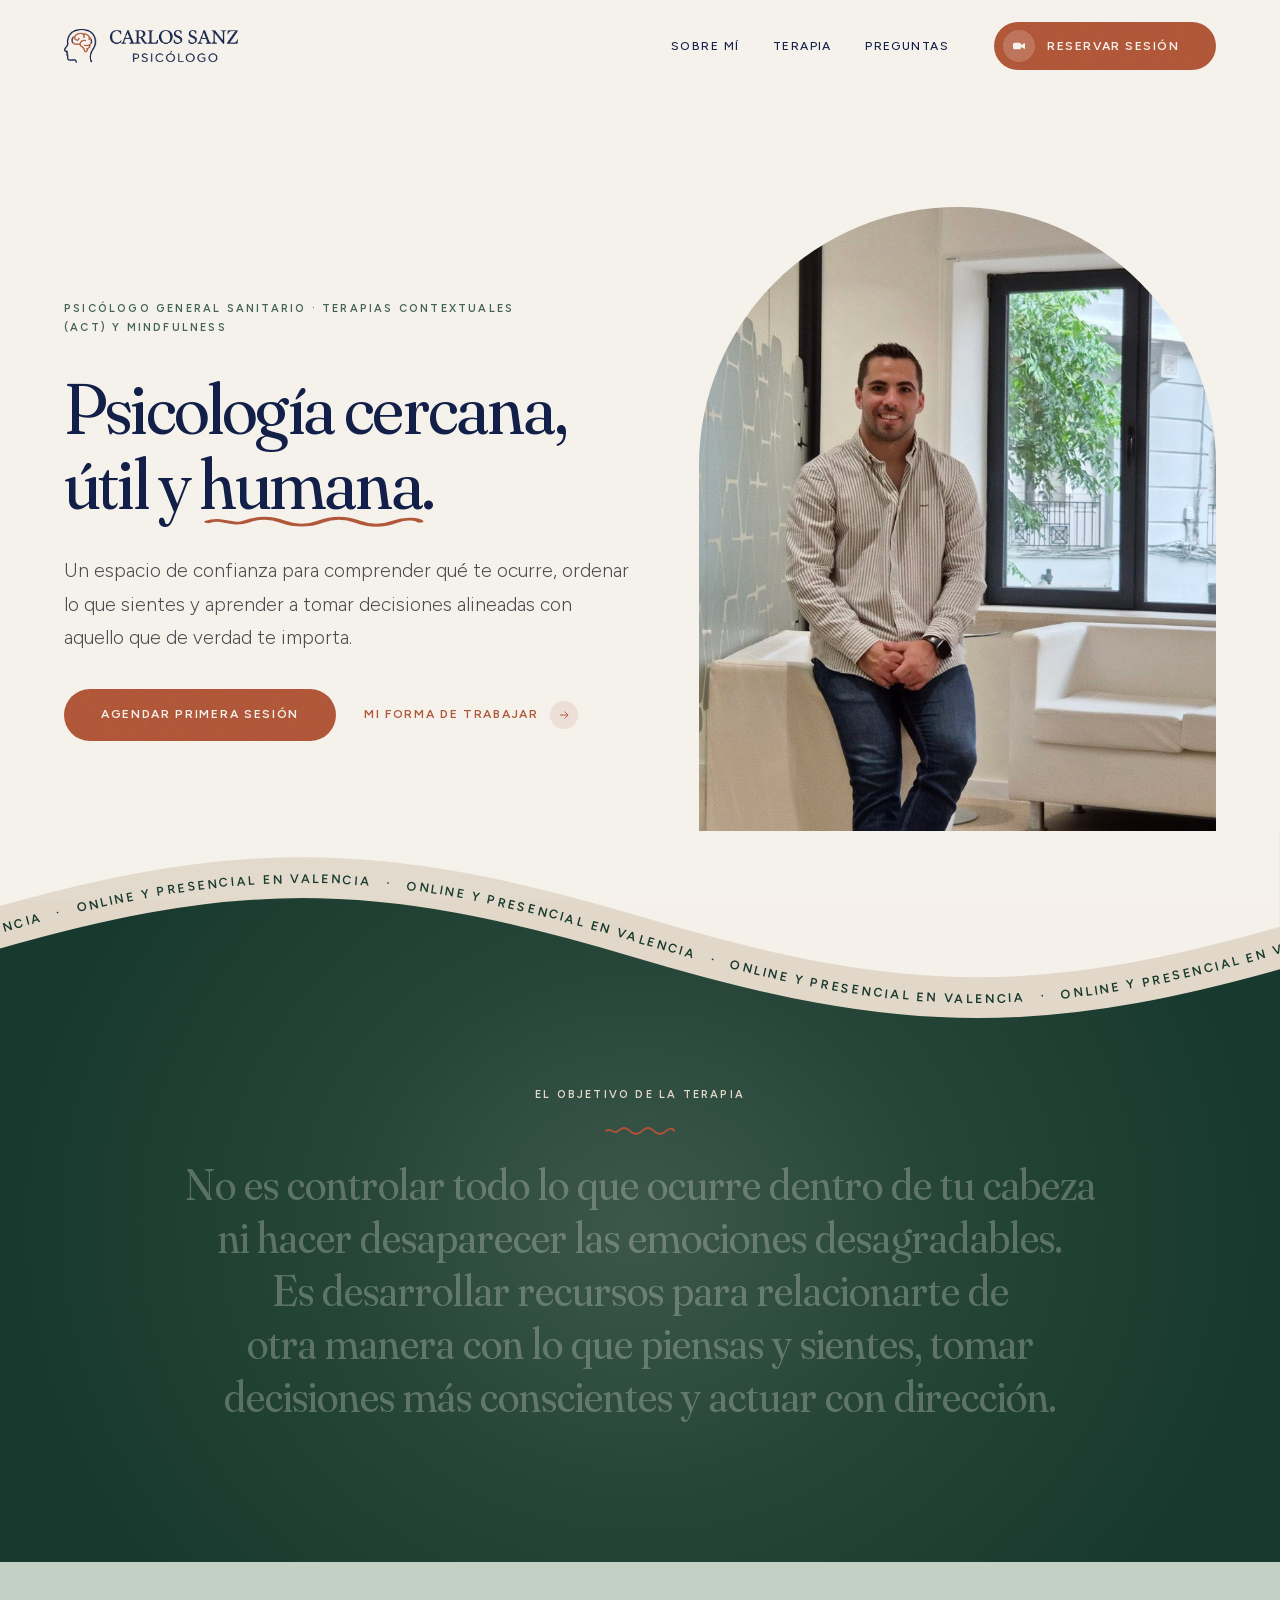
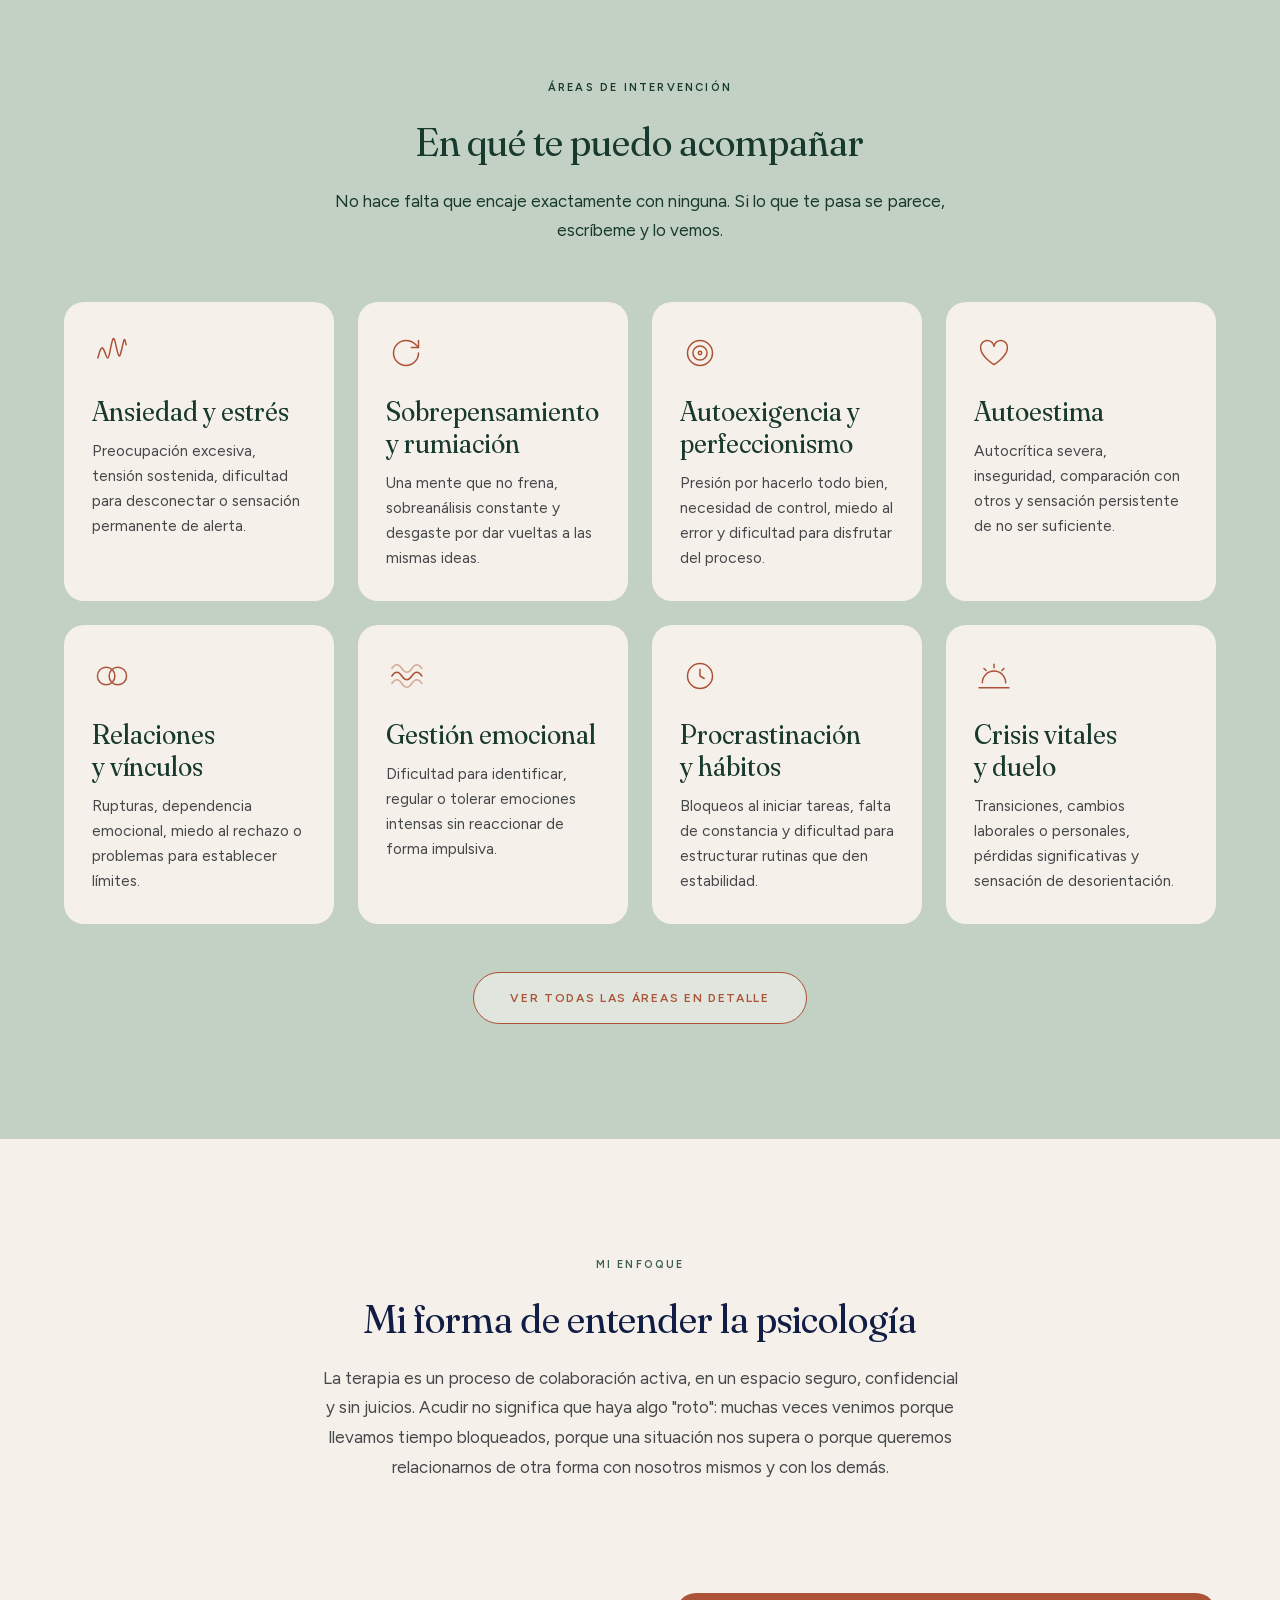
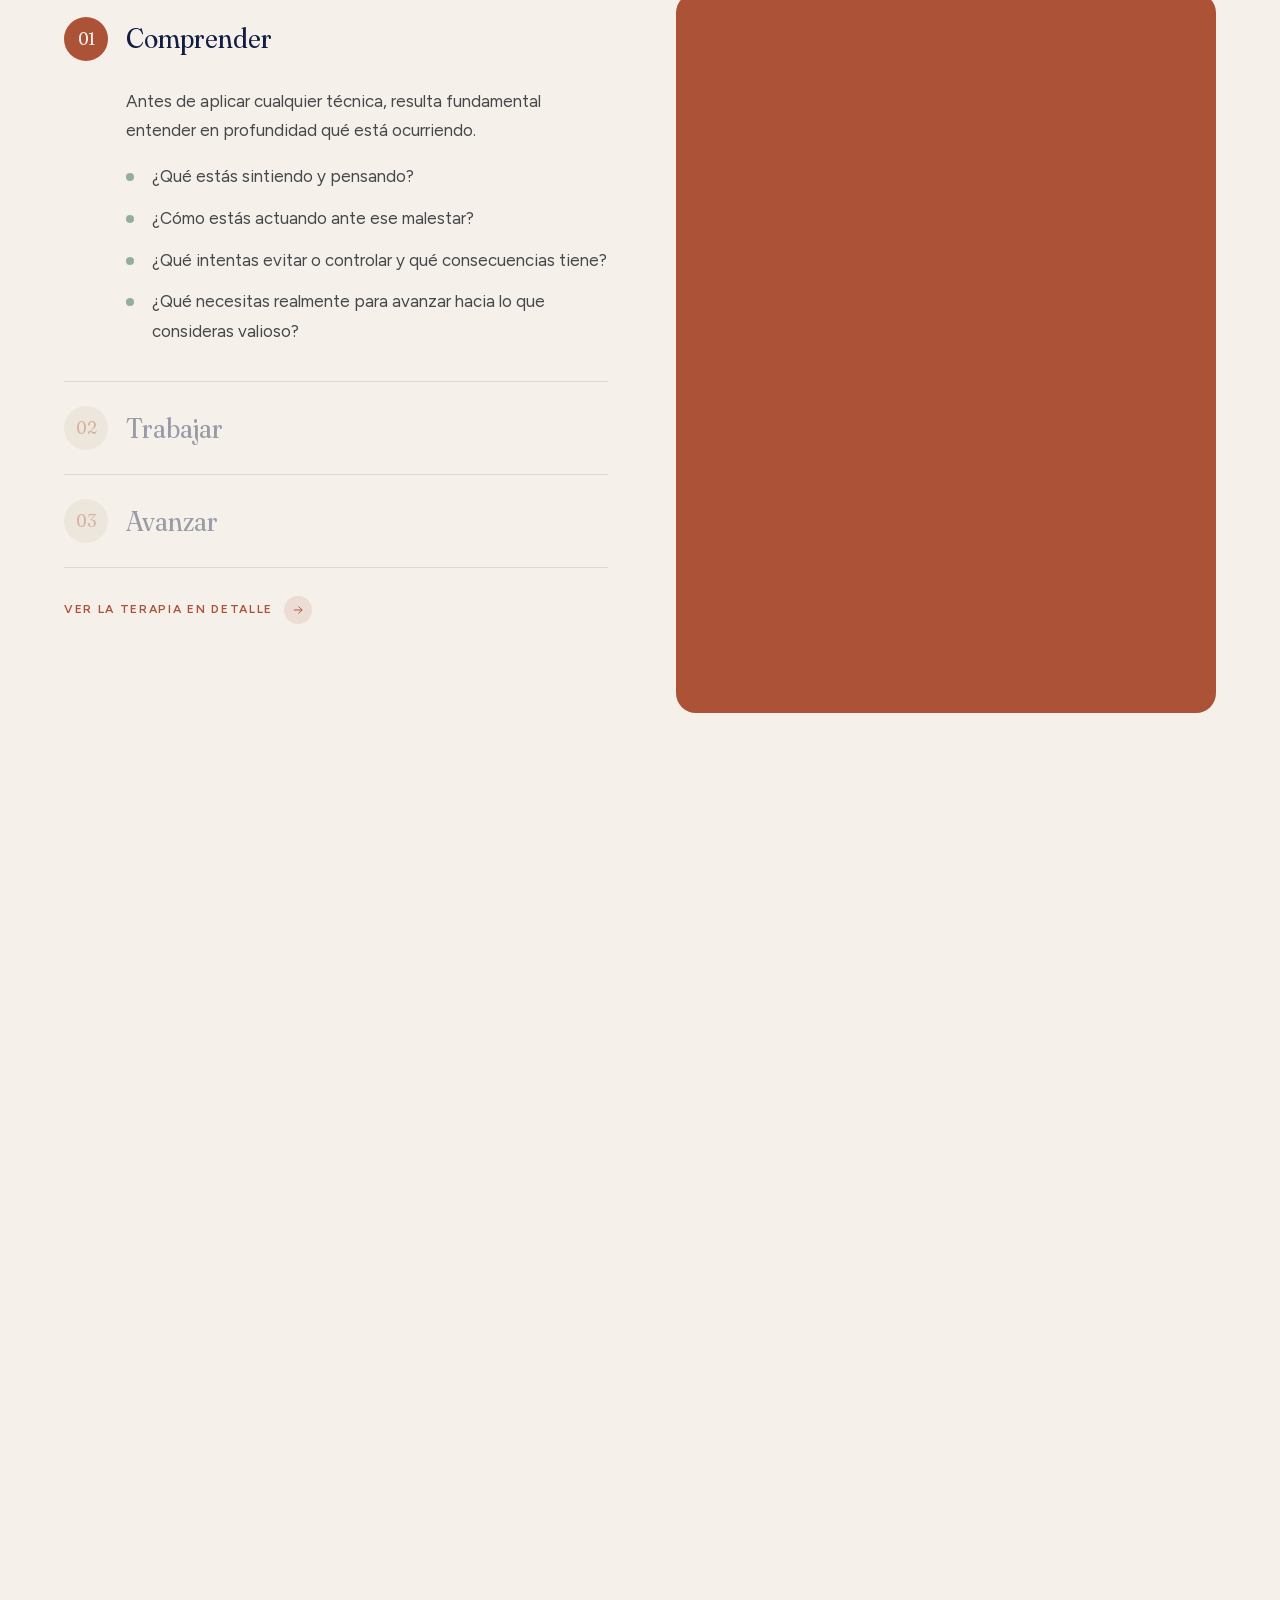
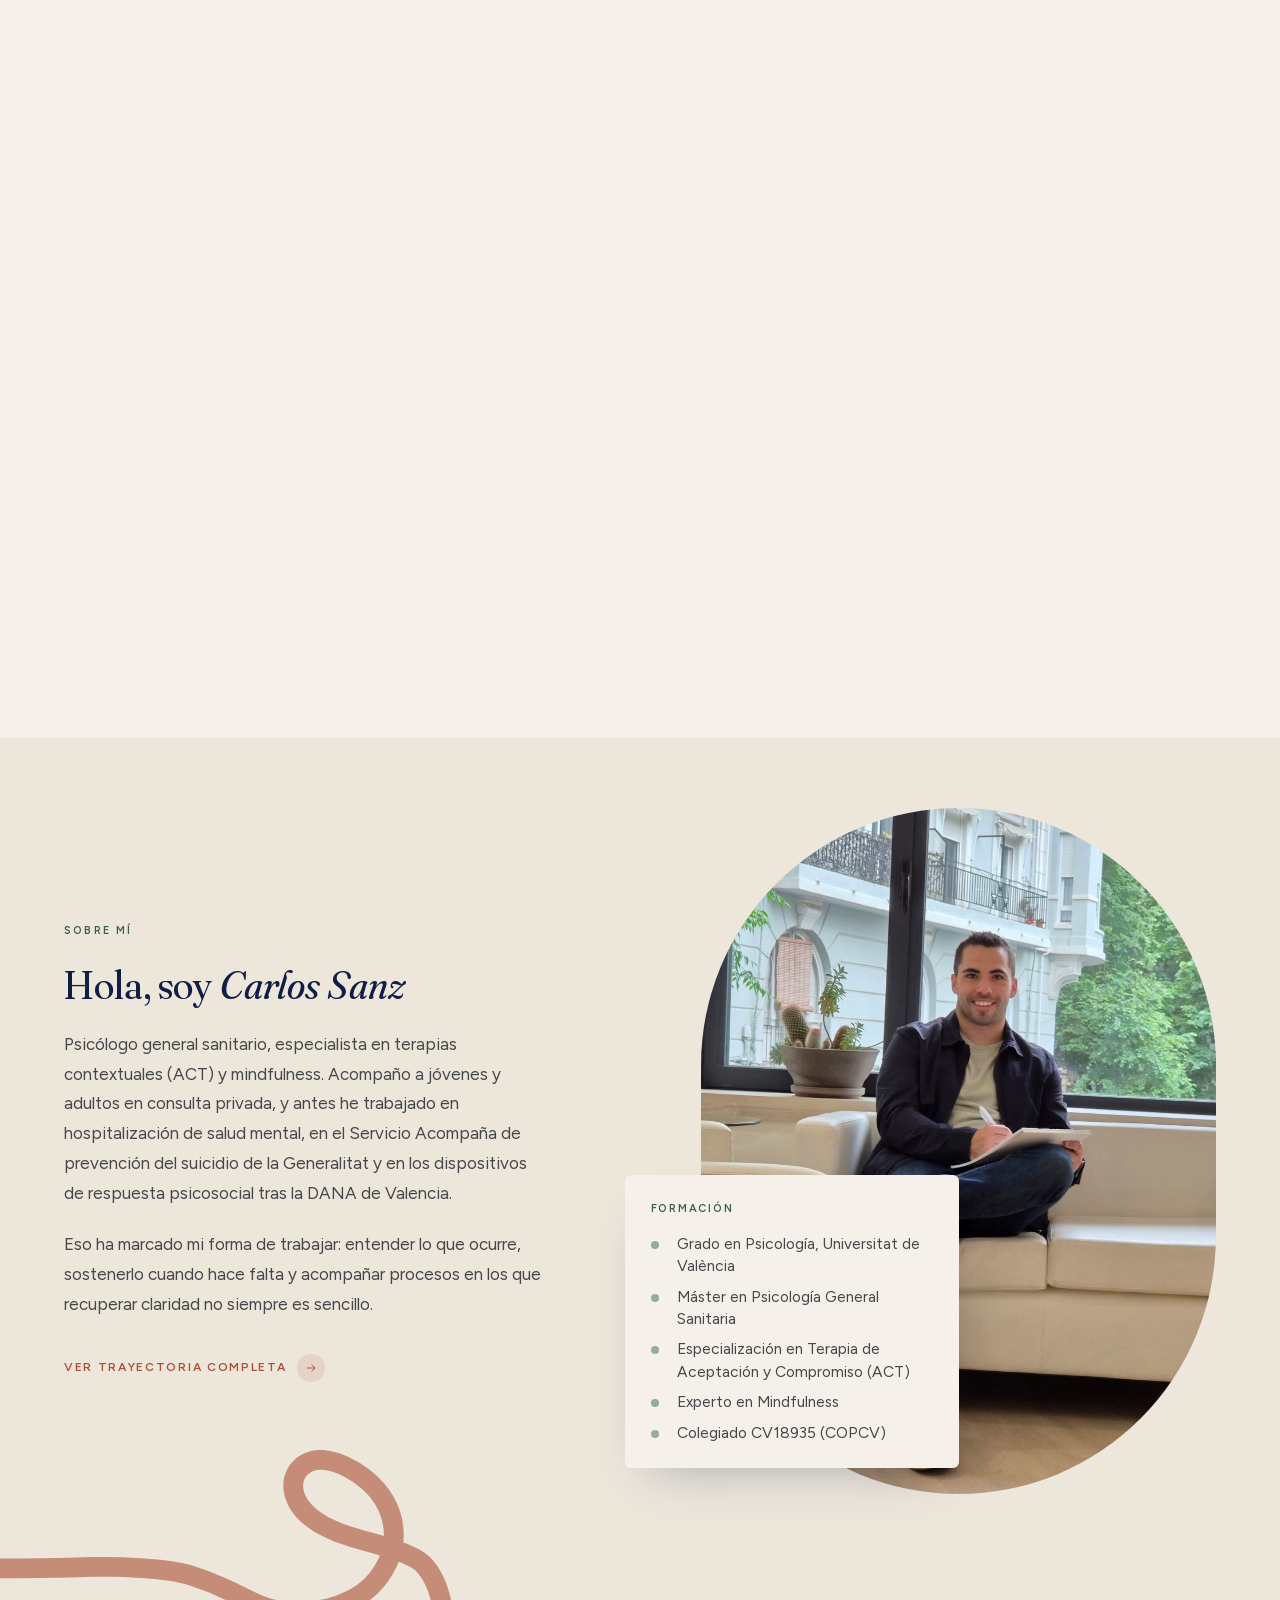
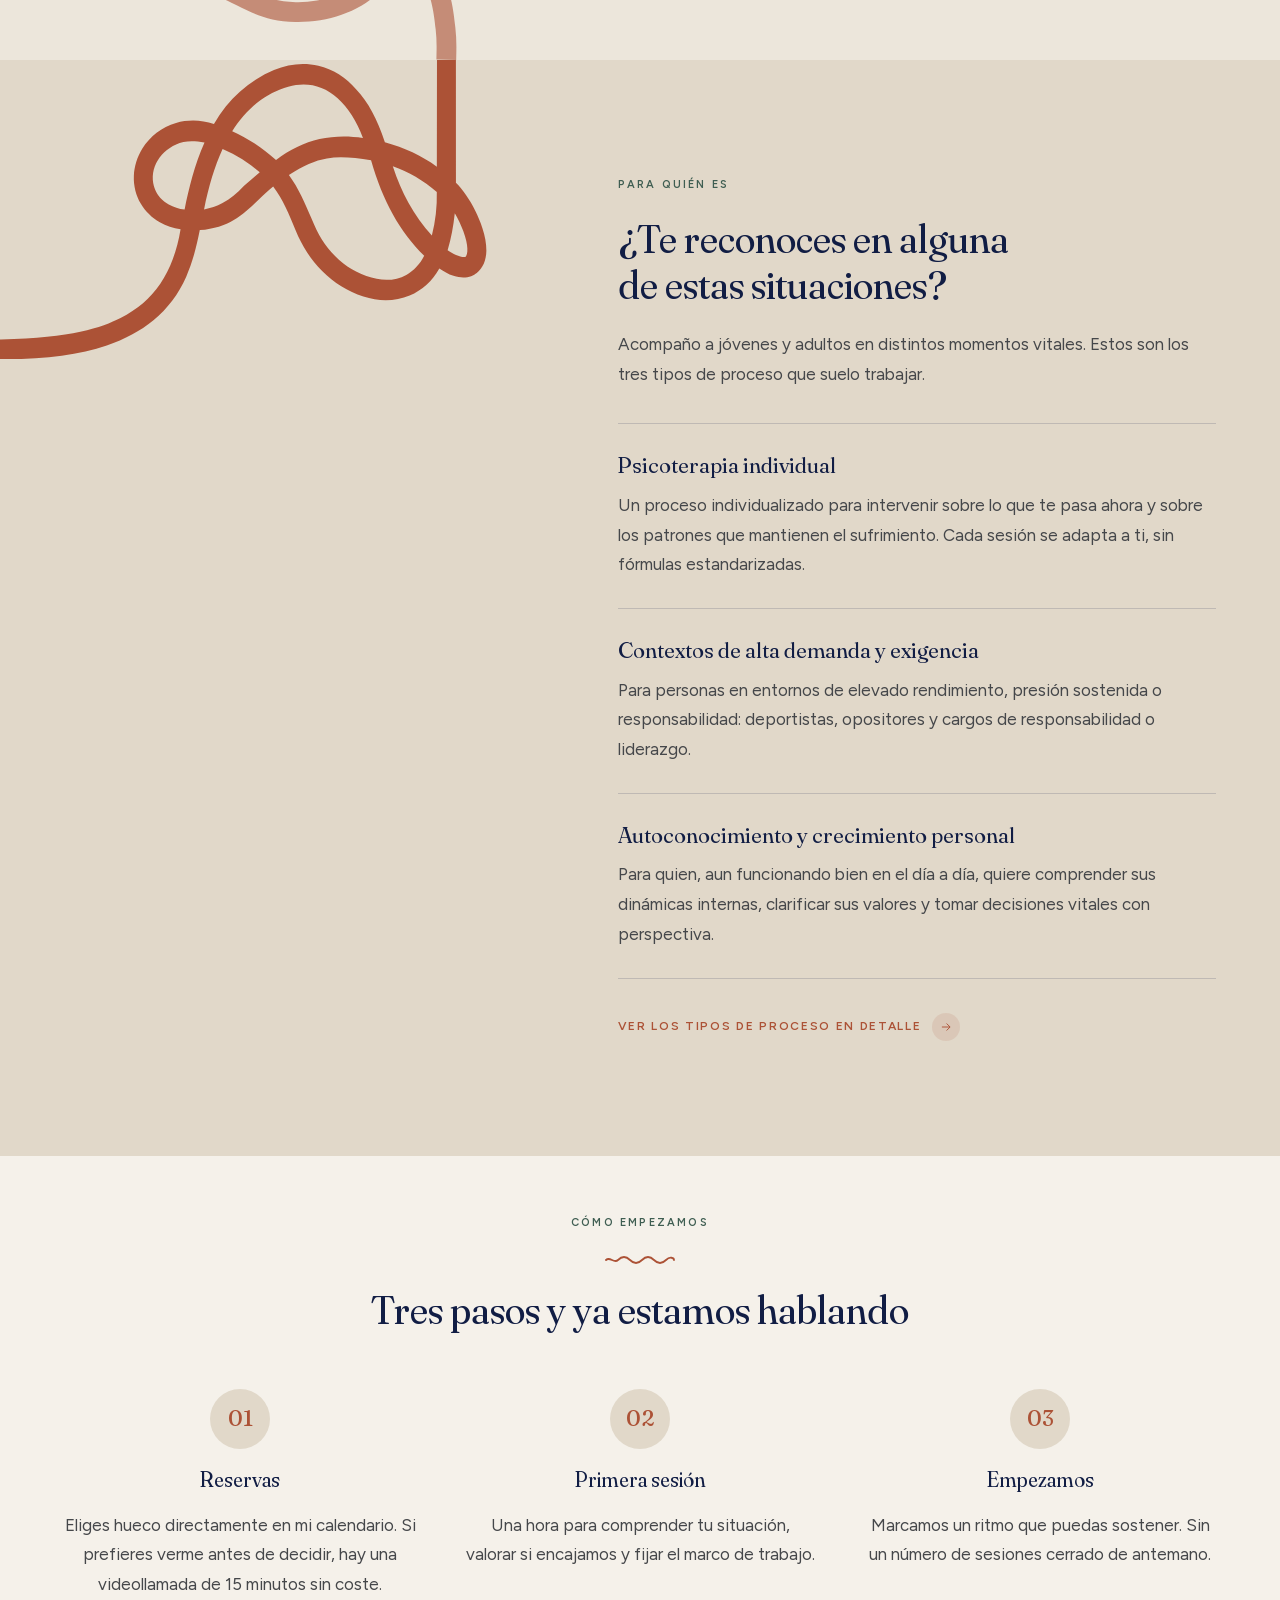
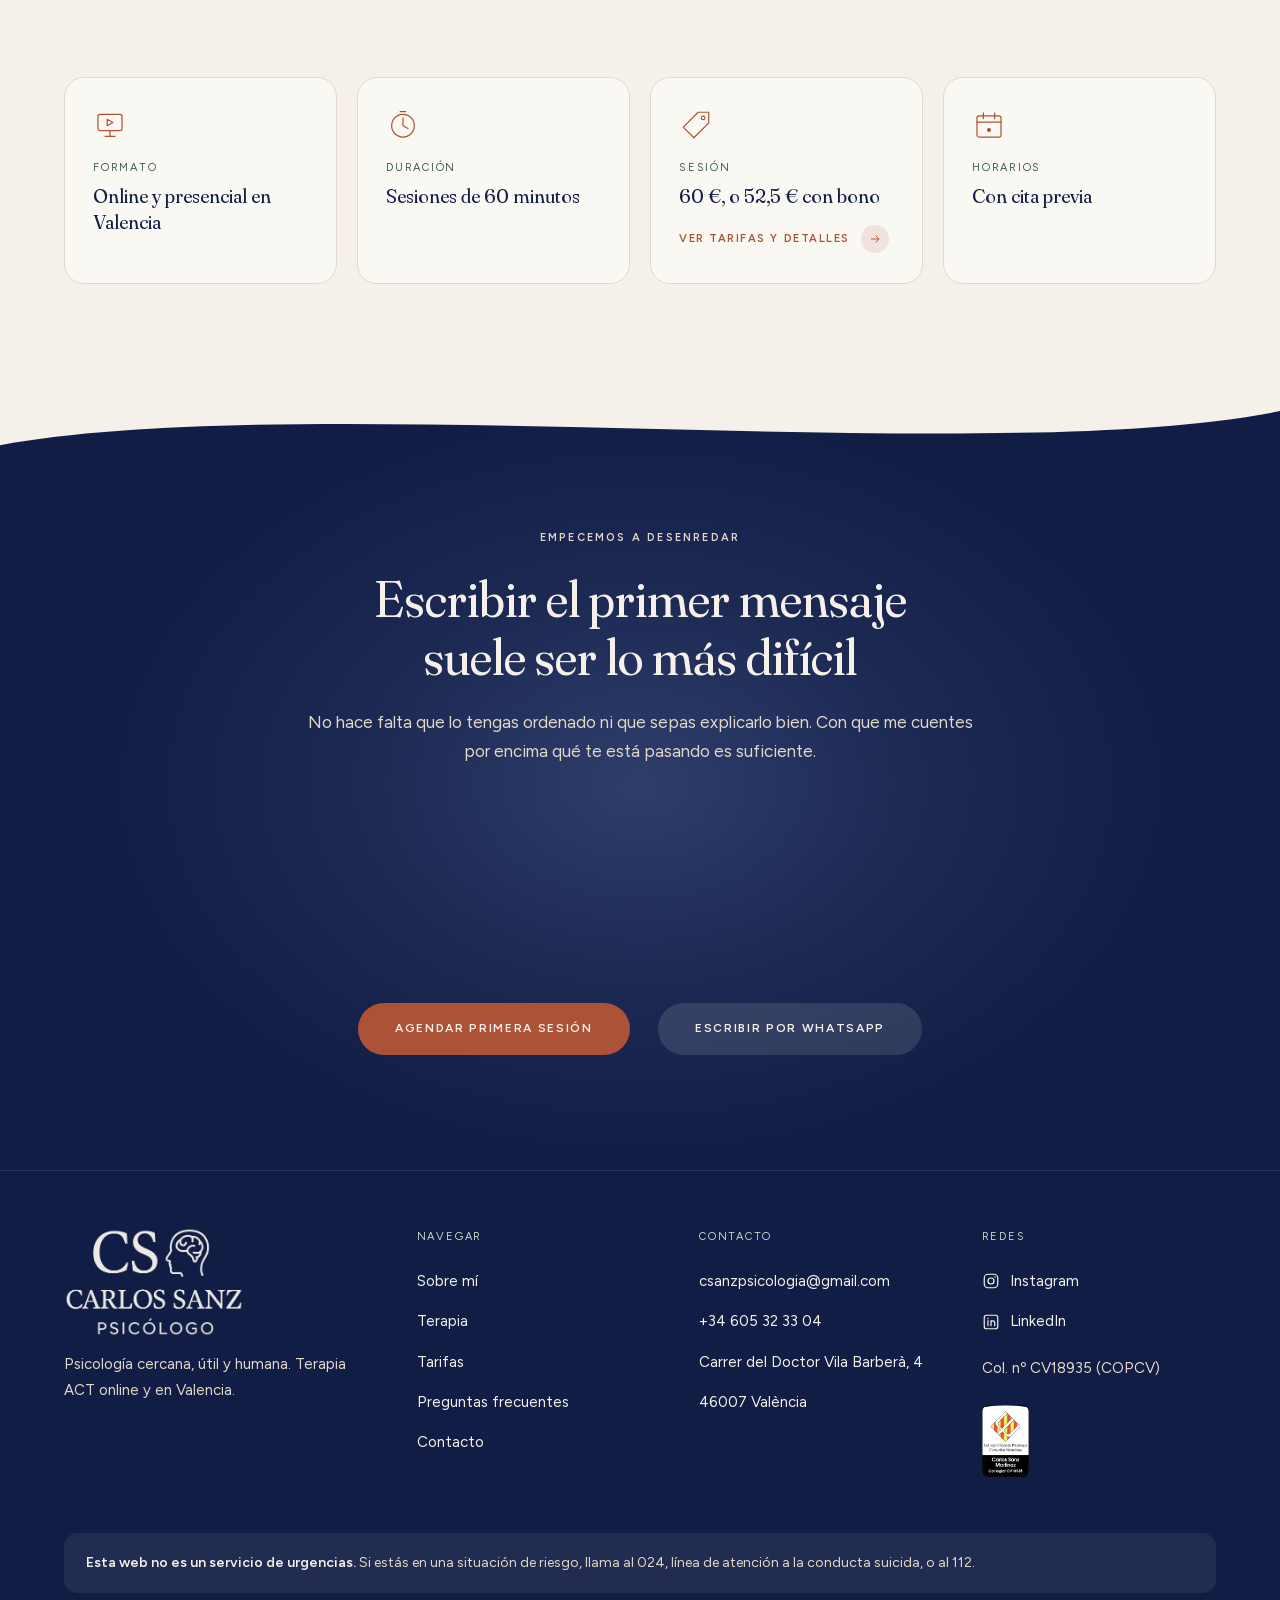
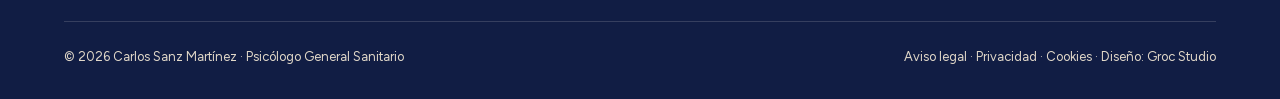
<file: index.html>
<!doctype html>
<html lang="es">
<head>
<meta charset="utf-8">
<meta name="viewport" content="width=device-width, initial-scale=1">
<title>Carlos Sanz, psicólogo en Valencia | Terapia ACT online y presencial</title>
<meta name="description" content="Psicólogo general sanitario en Valencia, especialista en terapias contextuales (ACT) y mindfulness. Psicología cercana, útil y humana. Sesiones de 60 minutos, online y presencial.">
<link rel="canonical" href="https://csanzpsicologia.com/">
<meta property="og:type" content="website">
<meta property="og:title" content="Carlos Sanz, psicólogo en Valencia">
<meta property="og:description" content="Psicología cercana, útil y humana. Terapia de aceptación y compromiso, online y presencial en Valencia.">
<meta property="og:url" content="https://csanzpsicologia.com/">
<meta property="og:site_name" content="Carlos Sanz Psicólogo">
<meta property="og:locale" content="es_ES">
<meta property="og:image" content="https://csanzpsicologia.com/assets/img/og.jpg">
<meta property="og:image:width" content="1200">
<meta property="og:image:height" content="630">
<meta property="og:image:alt" content="Carlos Sanz, psicólogo, en su consulta de Valencia">
<meta name="twitter:card" content="summary_large_image">
<meta name="author" content="Carlos Sanz Martínez">
<meta name="theme-color" content="#F5F1EA">
<link rel="icon" type="image/png" sizes="32x32" href="assets/img/favicon-32.png">
<link rel="icon" type="image/png" sizes="64x64" href="assets/img/favicon-64.png">
<link rel="icon" type="image/png" sizes="192x192" href="assets/img/favicon-192.png">
<link rel="apple-touch-icon" sizes="180x180" href="assets/img/apple-touch-icon.png">
<link rel="preload" as="font" type="font/woff2" href="assets/fonts/fraunces-normal-latin.woff2" crossorigin>
<link rel="preload" as="font" type="font/woff2" href="assets/fonts/figtree-normal-latin.woff2" crossorigin>
<link rel="stylesheet" href="assets/css/styles.css?v=202610012009">
<link rel="preload" as="image" href="assets/img/carlos-depie.jpg" fetchpriority="high">
<script type="application/ld+json">
[
  {
    "@context": "https://schema.org",
    "@type": "Psychologist",
    "@id": "https://csanzpsicologia.com/#consulta",
    "name": "Carlos Sanz Psicólogo",
    "alternateName": "Carlos Sanz Martínez, psicólogo general sanitario",
    "description": "Consulta de psicología en Valencia y online. Psicólogo general sanitario especializado en terapias contextuales: terapia de aceptación y compromiso (ACT) y mindfulness clínico. Atiende a jóvenes y adultos con ansiedad, estrés, rumiación, autoexigencia, problemas de relación y gestión emocional.",
    "url": "https://csanzpsicologia.com/",
    "image": "https://csanzpsicologia.com/assets/img/og.jpg",
    "logo": "https://csanzpsicologia.com/assets/img/logo.png",
    "email": "csanzpsicologia@gmail.com",
    "telephone": "+34605323304",
    "priceRange": "60 €",
    "currenciesAccepted": "EUR",
    "address": {
      "@type": "PostalAddress",
      "streetAddress": "Carrer del Doctor Vila Barberà, 4",
      "addressLocality": "València",
      "addressRegion": "Valencia",
      "postalCode": "46007",
      "addressCountry": "ES"
    },
    "hasMap": "https://maps.google.com/?q=Carrer+del+Doctor+Vila+Barber%C3%A0+4+46007+Val%C3%A8ncia",
    "areaServed": [
      {
        "@type": "City",
        "name": "València"
      },
      {
        "@type": "Country",
        "name": "España"
      }
    ],
    "availableLanguage": [
      "es"
    ],
    "knowsAbout": [
      "Terapia de aceptación y compromiso (ACT)",
      "Mindfulness clínico",
      "Terapias contextuales",
      "Ansiedad",
      "Estrés",
      "Rumiación y sobrepensamiento",
      "Autoexigencia y perfeccionismo",
      "Gestión emocional",
      "Relaciones y vínculos",
      "Procrastinación",
      "Psicología del alto rendimiento",
      "Prevención del suicidio",
      "Intervención en crisis"
    ],
    "founder": {
      "@id": "https://csanzpsicologia.com/sobre-mi.html#carlos-sanz"
    },
    "sameAs": [
      "https://www.instagram.com/csanzpsicologia"
    ],
    "potentialAction": {
      "@type": "ReserveAction",
      "target": "https://csanzpsicologia.com/contacto.html#calendario",
      "name": "Reservar sesión"
    },
    "hasOfferCatalog": {
      "@type": "OfferCatalog",
      "name": "Servicios de psicología",
      "itemListElement": [
        {
          "@type": "Offer",
          "name": "Videollamada inicial de 15 minutos",
          "price": "0",
          "priceCurrency": "EUR",
          "description": "Primera toma de contacto por videollamada, sin coste y sin compromiso."
        },
        {
          "@type": "Offer",
          "name": "Sesión individual de psicoterapia (60 minutos)",
          "price": "60",
          "priceCurrency": "EUR",
          "description": "Sesión individual online o presencial en Valencia, al mismo precio."
        },
        {
          "@type": "Offer",
          "name": "Bono de 4 sesiones",
          "price": "210",
          "priceCurrency": "EUR",
          "description": "Cuatro sesiones individuales de 60 minutos, 52,5 € por sesión."
        }
      ]
    }
  },
  {
    "@context": "https://schema.org",
    "@type": "WebSite",
    "@id": "https://csanzpsicologia.com/#web",
    "url": "https://csanzpsicologia.com/",
    "name": "Carlos Sanz Psicólogo",
    "inLanguage": "es",
    "publisher": {
      "@id": "https://csanzpsicologia.com/#consulta"
    }
  }
]
</script>
</head>
<body>
<a class="saltar" href="#contenido">Saltar al contenido</a>

<header class="contenedor cabecera-fija">
  <div class="cabecera">
    <a class="cabecera__marca" href="/" aria-label="Carlos Sanz, psicólogo. Inicio">
      <span class="cabecera__icono" aria-hidden="true"></span>
      <img src="assets/img/marca.png" alt="Carlos Sanz Psicólogo" width="146" height="40">
    </a>
    <button class="menu__toggle" type="button" aria-expanded="false" aria-controls="menu-principal" aria-label="Abrir menú">
      <svg viewBox="0 0 24 24" width="18" height="18" aria-hidden="true"><path d="M4 9h16M4 15h16" stroke="currentColor" stroke-width="1.6" fill="none"/></svg>
    </button>
    <nav class="menu" id="menu-principal" aria-label="Principal">
      <a href="sobre-mi.html">Sobre mí</a>
      <a href="terapia.html">Terapia</a>
      <a href="terapia.html#preguntas">Preguntas</a>
      <a class="btn btn--primario btn--icono" href="contacto.html"><span class="btn__icono" aria-hidden="true"><svg viewBox="0 0 24 24"><rect x="3" y="7" width="12" height="10" rx="2.5"/><path d="M15 10.5l6-3v9l-6-3z"/></svg></span><span>Reservar sesión</span></a>
    </nav>
  </div>
</header>

<main id="contenido">

  <!-- 1. HÉROE -->
  <section class="contenedor seccion heroe-seccion">
    <div class="heroe">
      <div class="pila pila--ancha">
        <p class="eyebrow">Psicólogo general sanitario · Terapias contextuales (ACT) y mindfulness</p>
        <h1 class="display">Psicología cercana, útil y <span class="subrayado">humana.<svg viewBox="0 0 72 10" preserveAspectRatio="none" aria-hidden="true"><path pathLength="1" d="M2 5C6 1 10 9 14 5s8-4 12 0 8 4 12 0 8-4 12 0 8 4 12 0 8-2 8 0"/></svg></span></h1>
        <p class="lede">Un espacio de confianza para comprender qué te ocurre, ordenar lo que sientes y aprender a tomar decisiones alineadas con aquello que de verdad te importa.</p>
        <div class="acciones">
          <a class="btn btn--primario" href="contacto.html">Agendar primera sesión</a>
          <a class="enlace-flecha" href="terapia.html">
            <span>Mi forma de trabajar</span>
            <span class="circulo" aria-hidden="true">
              <svg viewBox="0 0 24 24"><path d="M5 12h14M13 6l6 6-6 6"/></svg>
            </span>
          </a>
        </div>
      </div>
      <div class="heroe__foto">
        <img src="assets/img/carlos-depie.jpg" alt="Carlos Sanz en su consulta de Valencia" width="1050" height="1400" fetchpriority="high">
      </div>
    </div>
  </section>

  <!-- 2. CITA QUE SE REVELA AL HACER SCROLL, BANDA ABETO -->
  <!-- Cinta con texto en bucle: capa propia por encima del hero y de la banda verde -->
  <div class="cinta-wrap" aria-hidden="true">
    <svg class="cinta" viewBox="0 0 1440 220">
      <path id="cinta-ruta" class="cinta__banda" d="M-1500,150 C-1200,30 -1040,30 -740,120 C-440,210 -280,210 -40,120 C260,30 420,30 720,120 C1020,210 1180,210 1480,120 C1780,30 1940,30 2240,120"/>
      <text class="cinta__texto" dy="6"><textPath href="#cinta-ruta" startOffset="0">Online y presencial en Valencia · Online y presencial en Valencia · Online y presencial en Valencia · Online y presencial en Valencia · Online y presencial en Valencia · Online y presencial en Valencia · Online y presencial en Valencia · Online y presencial en Valencia · Online y presencial en Valencia · Online y presencial en Valencia · Online y presencial en Valencia · Online y presencial en Valencia · Online y presencial en Valencia · Online y presencial en Valencia · </textPath></text>
    </svg>
  </div>

  <section class="banda banda--abeto banda--respira banda--cinta">
    <!-- Borde superior: crema por encima de la curva de la cinta, verde por debajo -->
    <svg class="onda onda--cinta" viewBox="0 0 1440 220" aria-hidden="true">
      <path d="M0,0 H1440 V120 C1180,210 1020,210 720,120 C420,30 260,30 -40,120 L-40,0 Z"/>
    </svg>
    <div class="contenedor objetivo-cuerpo">
      <div class="centrado" style="max-width: 980px; margin-inline: auto">
        <p class="eyebrow eyebrow--claro">El objetivo de la terapia</p>
        <svg class="ondita" viewBox="0 0 72 10" aria-hidden="true"><path d="M2 5C6 1 10 9 14 5s8-4 12 0 8 4 12 0 8-4 12 0 8 4 12 0 8-2 8 0"/></svg>
        <h2 class="cita-reveal">No es controlar todo lo que ocurre dentro de tu cabeza ni hacer desaparecer las emociones desagradables. Es desarrollar recursos para relacionarte de otra manera con lo que piensas y sientes, tomar decisiones más conscientes y actuar con dirección.</h2>
      </div>
    </div>
  </section>

  <!-- 5. ÁREAS DE INTERVENCIÓN, BANDA SALVIA -->
  <section class="banda banda--salvia" id="areas">
    <div class="contenedor seccion">
      <div class="centrado estrecho" style="margin-inline: auto; margin-bottom: 56px">
        <p class="eyebrow" style="color: var(--abeto)">Áreas de intervención</p>
        <h2>En qué te puedo acompañar</h2>
        <p style="color: var(--abeto)">No hace falta que encaje exactamente con ninguna. Si lo que te pasa se parece, escríbeme y lo vemos.</p>
      </div>

      <div class="rejilla rejilla--4">
        <article class="tarjeta tarjeta--compacta">
          <span class="icono" aria-hidden="true"><svg viewBox="0 0 48 48"><path d="M7 30c3-12 5-16 8-8s4 14 7-2 4-18 7-4 4 16 7 2 3-12 5-4"/></svg></span>
          <h3>Ansiedad y estrés</h3>
          <p>Preocupación excesiva, tensión sostenida, dificultad para desconectar o sensación permanente de alerta.</p>
        </article>
        <article class="tarjeta tarjeta--compacta">
          <span class="icono" aria-hidden="true"><svg viewBox="0 0 48 48"><path d="M39 24a15 15 0 1 1-15-15c4.2 0 8.2 1.7 11.2 4.6L39 17.5"/><path d="M39 9v8.5h-8.5"/></svg></span>
          <h3>Sobrepensamiento y rumiación</h3>
          <p>Una mente que no frena, sobreanálisis constante y desgaste por dar vueltas a las mismas ideas.</p>
        </article>
        <article class="tarjeta tarjeta--compacta">
          <span class="icono" aria-hidden="true"><svg viewBox="0 0 48 48"><circle cx="24" cy="24" r="15"/><circle cx="24" cy="24" r="8.5"/><circle cx="24" cy="24" r="2"/></svg></span>
          <h3>Autoexigencia y perfeccionismo</h3>
          <p>Presión por hacerlo todo bien, necesidad de control, miedo al error y dificultad para disfrutar del proceso.</p>
        </article>
        <article class="tarjeta tarjeta--compacta">
          <span class="icono" aria-hidden="true"><svg viewBox="0 0 48 48"><path d="M24 38S8 28 8 18a8 8 0 0 1 16-2 8 8 0 0 1 16 2c0 10-16 20-16 20z"/></svg></span>
          <h3>Autoestima</h3>
          <p>Autocrítica severa, inseguridad, comparación con otros y sensación persistente de no ser suficiente.</p>
        </article>
        <article class="tarjeta tarjeta--compacta">
          <span class="icono" aria-hidden="true"><svg viewBox="0 0 48 48"><circle cx="17" cy="24" r="10.5"/><circle cx="31" cy="24" r="10.5"/></svg></span>
          <h3>Relaciones y vínculos</h3>
          <p>Rupturas, dependencia emocional, miedo al rechazo o problemas para establecer límites.</p>
        </article>
        <article class="tarjeta tarjeta--compacta">
          <span class="icono" aria-hidden="true"><svg viewBox="0 0 48 48"><path d="M7 15c4-6 8-6 12 0s8 6 12 0 8-6 12 0" opacity=".45"/><path d="M7 24c4-6 8-6 12 0s8 6 12 0 8-6 12 0"/><path d="M7 33c4-6 8-6 12 0s8 6 12 0 8-6 12 0" opacity=".45"/></svg></span>
          <h3>Gestión emocional</h3>
          <p>Dificultad para identificar, regular o tolerar emociones intensas sin reaccionar de forma impulsiva.</p>
        </article>
        <article class="tarjeta tarjeta--compacta">
          <span class="icono" aria-hidden="true"><svg viewBox="0 0 48 48"><circle cx="24" cy="24" r="15"/><path d="M24 16v8l5 3"/></svg></span>
          <h3>Procrastinación y hábitos</h3>
          <p>Bloqueos al iniciar tareas, falta de constancia y dificultad para estructurar rutinas que den estabilidad.</p>
        </article>
        <article class="tarjeta tarjeta--compacta">
          <span class="icono" aria-hidden="true"><svg viewBox="0 0 48 48"><path d="M10 32a14 14 0 0 1 28 0"/><path d="M6 38h36M24 10v4M12 15l2.5 2.5M36 15l-2.5 2.5"/></svg></span>
          <h3>Crisis vitales y duelo</h3>
          <p>Transiciones, cambios laborales o personales, pérdidas significativas y sensación de desorientación.</p>
        </article>
      </div>

      <div class="centrado" style="margin-top: 48px">
        <a class="btn btn--linea" href="terapia.html#areas">Ver todas las áreas en detalle</a>
      </div>
    </div>
  </section>

  <!-- 6. MI ENFOQUE: COMPRENDER, TRABAJAR, AVANZAR (cambia al hacer scroll) -->
  <section class="banda" id="enfoque">
    <div class="contenedor seccion">
    <div class="centrado estrecho" style="margin-inline: auto; margin-bottom: 0">
      <p class="eyebrow">Mi enfoque</p>
      <h2>Mi forma de entender la psicología</h2>
      <p class="apoyo">La terapia es un proceso de colaboración activa, en un espacio seguro, confidencial y sin juicios. Acudir no significa que haya algo "roto": muchas veces venimos porque llevamos tiempo bloqueados, porque una situación nos supera o porque queremos relacionarnos de otra forma con nosotros mismos y con los demás.</p>
    </div>

    <div class="enfoque-scroll">
      <div class="enfoque-sticky">
        <div class="enfoque__lista">

          <article class="enfoque__item activa">
            <h3 class="enfoque__titulo"><button type="button"><span class="enfoque__num">01</span><span>Comprender</span></button></h3>
            <div class="enfoque__cuerpo"><div class="enfoque__interior pila">
              <p class="apoyo">Antes de aplicar cualquier técnica, resulta fundamental entender en profundidad qué está ocurriendo.</p>
              <ul class="lista">
                <li>¿Qué estás sintiendo y pensando?</li>
                <li>¿Cómo estás actuando ante ese malestar?</li>
                <li>¿Qué intentas evitar o controlar y qué consecuencias tiene?</li>
                <li>¿Qué necesitas realmente para avanzar hacia lo que consideras valioso?</li>
              </ul>
            </div></div>
          </article>

          <article class="enfoque__item">
            <h3 class="enfoque__titulo"><button type="button"><span class="enfoque__num">02</span><span>Trabajar</span></button></h3>
            <div class="enfoque__cuerpo"><div class="enfoque__interior pila">
              <p class="apoyo">Psicología basada en la evidencia, estructurada en torno a las terapias contextuales de tercera generación.</p>
              <p class="apoyo"><strong>Terapia de Aceptación y Compromiso (ACT).</strong> Aprender a hacer contacto con pensamientos y emociones difíciles sin combatirlos inútilmente, dirigiendo las acciones hacia lo que realmente importa.</p>
              <p class="apoyo"><strong>Mindfulness clínico.</strong> Un entrenamiento de la atención, no solo una técnica de relajación, para observar la experiencia interna sin reaccionar de forma automática.</p>
            </div></div>
          </article>

          <article class="enfoque__item">
            <h3 class="enfoque__titulo"><button type="button"><span class="enfoque__num">03</span><span>Avanzar</span></button></h3>
            <div class="enfoque__cuerpo"><div class="enfoque__interior pila">
              <p class="apoyo">Un proceso con fases claras, acordado contigo y adaptado a tu ritmo.</p>
              <ol class="fases">
                <li><strong>Evaluación y comprensión.</strong> Conocer tu contexto y analizar los patrones que generan malestar.</li>
                <li><strong>Objetivos terapéuticos.</strong> Acordados conjuntamente según tus prioridades.</li>
                <li><strong>Intervención.</strong> Herramientas prácticas dentro y fuera de la consulta.</li>
                <li><strong>Seguimiento y cierre.</strong> Consolidar recursos, prevenir recaídas y ganar autonomía.</li>
              </ol>
            </div></div>
          </article>

          <a class="enlace-flecha enfoque__mas" href="terapia.html">
            <span>Ver la terapia en detalle</span>
            <span class="circulo" aria-hidden="true"><svg viewBox="0 0 24 24"><path d="M5 12h14M13 6l6 6-6 6"/></svg></span>
          </a>
        </div>

        <div class="enfoque__lienzo" aria-hidden="true">
          <svg class="hilo" viewBox="0 0 816.39 1804.88" aria-hidden="true">
            <path class="hilo__seg" d="M808.78,1765.92c-63.68,14.28-294.28,62.41-365.98,11.95-6.51-4.58-21.82-15.35-21.51-29.38.83-37.49,112.04-44.34,114.28-76.48,2.05-29.48-87.85-76.13-171.36-59.72-35.38,6.95-82.69,27.78-80.38,42.87,4.5,29.39,197.27,36.84,299.8-34.28,41.24-28.6,43.59-53.07,43.9-58.53.34-5.93.48-28.22-31.52-58.53-56.61-53.62-155.46-77.05-254.94-59.92-75.76,13.05-167.56,52.33-163.96,81.29,3.82,30.69,113.44,39.42,157.44,40.49,70.91,1.73,137.05,3.35,183.11-45.08,32.07-33.72,46.14-83,41.09-125.47-7.71-64.84-60.2-115.63-104.49-158.47-27.1-26.22-41.98-34.7-58.81-62.96-12.39-20.8-41.38-68.87-20.1-109.1,16.52-31.22,55.38-47.77,87.1-43.83,64.93,8.06,122.82,104.06,91.91,179.13-20.98,50.97-80.88,78.3-133.33,69.79-6.02-.98-49.02-8.65-77.16-47.28-35.8-49.15-31.76-126.72,15.76-172.22,38.8-37.15,94.7-41.52,137.32-27.01,68.11,23.17,88.53,89.84,91.17,99.05,23.07,80.28-32.57,142.69-34.89,145.2-59.78,64.74-148.37,45.24-158.71,42.77-13.9-3.31-66.76-15.91-96.8-65.28-34.25-56.3-13.04-118.01-5.63-139.57,6.25-18.19,34.15-99.36,110.31-118.19,71.67-17.72,131.19,33.33,147.45,47.27,47.58,40.8,84.55,111.09,72.04,190.23-12.37,78.24-70.02,145.63-142.95,164.34-121.87,31.26-260.22-80.19-258.89-196.98.81-70.82,53.04-149.5,118.19-168.84,56.05-16.64,108.35,14.6,140.7-20.39,11.4-12.33,24.23-34.58,16.88-49.39-5.5-11.1-20.41-14.38-30.71-16.02-79.79-12.74-127.73,33.62-187.2,11.75-6.38-2.35-38.92-14.32-47.98-41.9-9.67-29.45,12.56-61.07,38.58-98.06,24.96-35.49,46.8-50.95,53.69-55.61,16.59-11.22,44.74-30.8,67.92-20.42,8.14,3.64,15.5,10.18,21.33,20.32,5.48,8.7,6.84,22.44-6.02,25.04-48.55,10.03-106.41-40.65-82.95-95.12,7.69-17.33,24.39-26.18,36.03-40.63,12.89-14.79,22.86-32.03,27.63-51.29,13.4-58.11-22.16-123.2-82.46-139.68-29.18-6.62-71.93-3.79-81.91,30.32-6.32,23.47,6.36,48.19,17.98,65.27,24.43,33.77,69.42,48.82,107.62,61.66,51.93,17.19,109.19,12.68,156.53,43.53,26.5,16.85,39.76,51.6,33.78,82.23-14.91,66.96-111.33,87.49-175.6,78.19-33.62-5.85-69.46-22.6-95.35-45.9-19.64-17.68-62.5-65.38-48.14-91.75,11.6-21.3,59.07-25.91,113.59-6.45,14.96,4.51,36.47,9.39,62.54,9.81,27.94.45,89.22-2.3,120.48-40.56,39.21-47.98-6.47-105.75-61.23-78.74-31.46,17.41-32.42,54.08-16.63,82.29,9.58,20.89,22.72,41.96,43.85,53.07,38.26,20.03,86.27,5.43,117.65-21.41,34.93-30.25,43.35-80.93,30.68-123.13-8.21-34.05-37.23-65.04-70.08-74.95-11.12-3.53-26.16-6.6-34.8,1.21-21.16,23.38,7.15,60.31,32.4,66.02,16.99,3.55,35.68-.21,50.46-9.03,26.14-15.7,37.94-53.67,23.38-80.62-28.5-49.72-131.56-100.23-180.25-59-25.34,20.82-39.92,90.5,9.93,84.55,52.35-17.72,28.05-85.19-9.6-107.88-30.17-22.35-86.74-27.94-105.89,11.03-15.3,37.05-16.95,86.85-18.17,127-7.84,72.29-87.74,122.68-158.22,112.71-31.18-3.7-62.84-18.34-75.78-48.44-12.5-25.87,5.2-55.39,33.58-56.82,17.86-2.46,40.42,10.16,50.14,21.76,30.79,33.77,18.86,92.88-20.33,115.82-66.69,40.22-143.75-10.86-150.89-80.17-7.89-56.01,36.28-111.27,92.94-115.34,26.97-2.41,49.07,9.27,72.3,21.08,19.61,9.92,36.5,24.12,55.1,29.94,34.01,11.34,65.89.5,61.36-40.24-4.31-27.05-28.87-47.27-55.76-40.59-31.77,2.83-82.95,9.85-106.07-16.82-10.31-13.35-10.77-37.39-.32-51.66,12.48-17.81,37.1-19.94,57.05-18.33,15.4,2.19,29.23,10.28,44.27,16.95,18.72,9.02,37.8,18.95,55.76,29.46,18.48,10.7,33.94,21.67,51.96,25.72,50.8,13.54,101.86-45.71,58.05-86.62-31.42-30.99-73.73-.02-110.61.49-70.55.99-130.14-30.88-150.29-46.47C65.95,230.5,50.02,119.02,79.9,4.5 C95,-60 40,-150 -60,-230 C-160,-310 -300,-380 -520,-440"/>
            <polygon class="hilo__punta" points="779.13 1742.26 775.47 1748.47 806.07 1766.47 785.89 1795.68 791.82 1799.77 816.39 1764.19 779.13 1742.26"/>
          </svg>
        </div>
      </div>
    </div>

    </div>
  </section>

  <!-- 4. SOBRE MÍ, RESUMEN -->
  <section class="banda banda--arena-clara" id="sobre-mi">
    <div class="contenedor sobre-seccion">
      <div class="sobre">
        <div class="sobre__texto pila pila--ancha">
          <div class="pila">
            <p class="eyebrow">Sobre mí</p>
            <h2>Hola, soy <em class="nombre">Carlos Sanz</em></h2>
            <p class="apoyo">Psicólogo general sanitario, especialista en terapias contextuales (ACT) y mindfulness. Acompaño a jóvenes y adultos en consulta privada, y antes he trabajado en hospitalización de salud mental, en el Servicio Acompaña de prevención del suicidio de la Generalitat y en los dispositivos de respuesta psicosocial tras la DANA de Valencia.</p>
            <p class="apoyo">Eso ha marcado mi forma de trabajar: entender lo que ocurre, sostenerlo cuando hace falta y acompañar procesos en los que recuperar claridad no siempre es sencillo.</p>
          </div>
          <a class="enlace-flecha" href="sobre-mi.html">
            <span>Ver trayectoria completa</span>
            <span class="circulo" aria-hidden="true"><svg viewBox="0 0 24 24"><path d="M5 12h14M13 6l6 6-6 6"/></svg></span>
          </a>
        </div>
        <div class="sobre__visual">
          <div class="sobre__foto">
            <img src="assets/img/carlos-sofa.jpg" alt="Carlos Sanz sentado en el sofá de su consulta" width="1050" height="1400" loading="lazy">
          </div>
          <div class="sobre__credenciales">
            <p class="credenciales__titulo">Formación</p>
            <ul class="lista">
              <li>Grado en Psicología, Universitat de València</li>
              <li>Máster en Psicología General Sanitaria</li>
              <li>Especialización en Terapia de Aceptación y Compromiso (ACT)</li>
              <li>Experto en Mindfulness</li>
              <li>Colegiado CV18935 (COPCV)</li>
            </ul>
          </div>
        </div>
      </div>
    </div>
    <svg class="garabato-cola" viewBox="0 0 1377.66 594.6" aria-hidden="true"><path class="garabato-cola__relleno" d="M1377.07,594.6l-55.99-1.03.51-28c.35-19.13-.53-38.5-2.61-57.55-4.96-45.32-13.25-121.16-55.93-165.22-8.62-8.9-26.91-17.81-48.91-26.19-1.24,3.26-2.56,6.51-3.97,9.73l-.14.31c-14.12,31.45-32.95,58.47-55.95,80.31-26.23,24.91-61.39,45.5-101.68,59.52-40.9,14.24-86.09,21.29-130.68,20.42-74.3-1.47-114.97-21.65-166.45-47.21-34.76-17.26-74.16-36.82-135.2-56.78-53.12-17.37-170-26.43-297.77-23.09l-19.36.51q-119.19,3.13-260.3,3.12H0v-56h42.65q140.37-.02,258.83-3.1l19.36-.51c135.7-3.56,257.03,6.35,316.64,25.85,64.9,21.22,108.03,42.64,142.7,59.84,48.72,24.18,80.9,40.16,142.66,41.38,38.03.74,76.47-5.24,111.17-17.32,32.83-11.43,61.02-27.76,81.52-47.24,17.9-17,32.09-37.45,43.36-62.49.72-1.65,1.4-3.31,2.06-4.98-6.24-1.88-12.43-3.69-18.47-5.44-6.75-1.95-13.61-3.89-20.54-5.85-58.23-16.46-124.23-35.11-173.93-75.15-22.45-18.2-50.76-48.63-58.54-90.57l-.05-.29c-6.03-34.5,3.03-66.37,25.5-89.75,23.45-24.39,58.01-35.58,94.88-30.75,53.41,5.69,112.01,42.16,146.54,75.91,33.84,32.1,56.92,72.11,66.75,115.73,5.15,22.85,6.51,46.07,4.14,69,38.8,14.17,61.4,26.99,76.05,42.11,56.03,57.85,65.64,145.64,71.38,198.09,2.34,21.41,3.33,43.17,2.94,64.67l-.51,28ZM944.54,111.81c3.68,19.6,17.41,39.87,38.66,57.09,40.73,32.81,98.3,49.08,153.97,64.81,7.03,1.99,14,3.96,20.86,5.94,4.9,1.42,9.65,2.81,14.26,4.18.33-12.95-.94-25.95-3.83-38.79-7.39-32.81-24.96-63.08-50.8-87.54l-.34-.33c-32.19-31.52-80.01-56.93-113.71-60.42l-.85-.1c-19.14-2.58-36.45,2.53-47.48,14-9.89,10.29-13.6,24.51-10.73,41.15Z"/></svg>
  </section>

  <!-- 7. PARA QUIÉN ES, BANDA ARENA -->
  <section class="banda banda--arena" id="para-quien">
    <div class="contenedor seccion">
      <div class="partido partido--arriba partido--quien">
        <div class="garabato-col">
          <svg class="garabato" viewBox="0 0 1444.25 887.91" aria-hidden="true"><path class="garabato__relleno" d="M1411.91,448.83c-17.28-34.84-38.57-65.62-58.05-84.22l-.13-364.61h-56.19l-.42,316.84c-45.76-32.57-95.67-55.89-154.27-72.25-22.57-70.01-49.17-118.95-85.63-157.77-29.97-35.73-68.66-59.91-111.95-69.95-42.93-9.95-88.5-5.59-131.76,12.63-74.5,31.38-135.87,86.71-178.24,160.5-36.65-12.57-76.11-13.78-112.62-3.23-42.26,12.22-77.92,39.56-100.39,77-15.12,25.19-23.7,52.98-24.81,80.38-1.17,28.92,6.02,57.53,20.8,82.75,13.09,22.34,32.52,41.38,56.2,55.05,18.96,10.95,39.99,18.03,61.69,20.85-10.41,63.93-30.61,118.19-60.15,161.49-29.46,43.17-68.09,76.46-118.13,101.78-56.58,28.63-142.96,58.59-354.61,63.71l-3.25.08v57.94l3.42.03c5.43.05,10.83.08,16.17.08,120.2,0,217.62-13.24,297.43-40.38,53.61-18.23,99.95-43.15,137.73-74.06,42.66-34.91,75.6-78.4,97.93-129.26,19.02-43.35,30.01-86.03,40.59-139.08,85.98-7.01,126.09-44.81,172.19-88.25,14.19-13.37,28.77-27.11,45.69-41.01,29.08,37.91,47.33,82.45,66.55,129.33,19.45,47.47,46,88.3,78.91,121.37,34.8,34.97,75.99,60.49,122.43,75.84,46.94,15.51,95.7,14.44,137.31-3,37.38-15.68,67.55-43.24,88.16-80.33,12.09,8.4,26.65,16.8,42.06,21.91,33.77,11.18,56.22,1.5,69.11-8.6,18.17-14.24,28.05-36.98,28.55-65.75.77-44.26-19.91-92.81-32.32-117.81ZM548.13,443.96c-16.59-1.92-32.93-7.15-47.1-15.2-19.19-10.91-33.22-26.29-40.58-44.47-10.06-24.88-8.96-52.4,3.1-77.49,11.77-24.47,33.38-44.96,59.29-56.22,13.77-5.99,28.99-8.97,46.73-8.97,11.41,0,23.86,1.23,37.64,3.7-29.87,68.09-46.36,135.27-59.08,198.65ZM723.88,374.52l-.65.73c-18.91,21.01-39.94,37.7-62.51,49.61-17.37,9.17-35.74,15.53-54.8,19,13.61-69.07,31.35-126.89,55-179.36,41.17,17.89,78.2,40.85,110.43,68.48l-47.47,41.54ZM689.45,211.65c41.34-66.8,101.18-114.62,166.4-132.39,55.1-15.02,104.46-3.44,146.7,34.4,30.66,27.47,56.85,68.68,75.16,117.81-44.89-7.11-88.16-5.96-128.98,3.47-45.22,10.44-88.61,31.31-129.16,62.1-41.64-37.04-83.62-64.59-130.12-85.39ZM1206.43,638.08c-25.87,14.11-56.27,18.15-87.92,11.69-42-8.57-79.75-27.6-112.21-56.56-30.84-27.5-55.61-62.67-73.64-104.51-2.81-6.53-5.58-13.05-8.33-19.53-19.03-44.79-37.11-87.36-66.46-127.85,42.7-28.16,77.11-43.06,112.8-49.13,38.77-6.6,80.79-2.64,131.15,5.81,34.23,120.23,85.96,213.18,157.78,283.52-12.36,24.82-30.58,44.25-53.17,56.56ZM1282.37,521.01c-26.49-28.63-49.83-61.11-69.57-96.88-18.17-32.91-33.73-69.38-46.4-108.73,47.28,16.45,90.29,41.67,130.62,76.53,1.02,43.92-3.8,86.44-14.65,129.08ZM1382.65,584.25c-.33.38-1.67.83-3.81.95-12.45.63-34.61-9.48-49.71-20.25,10.81-35.46,16.94-70.44,21.34-110.09,9.56,16.25,18.69,35.28,25.38,53.51,15.98,43.6,13.65,68.12,6.8,75.88Z"/></svg>
        </div>
        <div class="pila pila--ancha">
          <div class="pila">
            <p class="eyebrow">Para quién es</p>
            <h2>¿Te reconoces en alguna de estas situaciones?</h2>
            <p class="apoyo">Acompaño a jóvenes y adultos en distintos momentos vitales. Estos son los tres tipos de proceso que suelo trabajar.</p>
          </div>
          <div class="procesos">
            <article class="proceso">
              <h3>Psicoterapia individual</h3>
              <p>Un proceso individualizado para intervenir sobre lo que te pasa ahora y sobre los patrones que mantienen el sufrimiento. Cada sesión se adapta a ti, sin fórmulas estandarizadas.</p>
            </article>
            <article class="proceso">
              <h3>Contextos de alta demanda y exigencia</h3>
              <p>Para personas en entornos de elevado rendimiento, presión sostenida o responsabilidad: deportistas, opositores y cargos de responsabilidad o liderazgo.</p>
            </article>
            <article class="proceso">
              <h3>Autoconocimiento y crecimiento personal</h3>
              <p>Para quien, aun funcionando bien en el día a día, quiere comprender sus dinámicas internas, clarificar sus valores y tomar decisiones vitales con perspectiva.</p>
            </article>
          </div>
          <a class="enlace-flecha" href="terapia.html#procesos"><span>Ver los tipos de proceso en detalle</span><span class="circulo" aria-hidden="true"><svg viewBox="0 0 24 24"><path d="M5 12h14M13 6l6 6-6 6"/></svg></span></a>
        </div>
      </div>
    </div>
  </section>

  <!-- 8. DATOS -->
  <!-- 9. PASOS, BANDA SALVIA -->
  <section class="banda pasos-banda">
    <div class="contenedor seccion">
      <div class="centrado estrecho" style="margin-inline: auto; margin-bottom: 56px">
        <p class="eyebrow">Cómo empezamos</p>
        <svg class="ondita" viewBox="0 0 72 10" aria-hidden="true"><path d="M2 5C6 1 10 9 14 5s8-4 12 0 8 4 12 0 8-4 12 0 8 4 12 0 8-2 8 0"/></svg>
        <h2>Tres pasos y ya estamos hablando</h2>
      </div>
      <div class="pasos">
        <svg class="pasos__hilo" viewBox="0 0 1200 60" preserveAspectRatio="none" aria-hidden="true">
          <path pathLength="1" d="M200,30 L1030,30"/>
        </svg>
        <div class="paso">
          <span class="ficha ficha--grande" aria-hidden="true">01</span>
          <h3>Reservas</h3>
          <p>Eliges hueco directamente en mi calendario. Si prefieres verme antes de decidir, hay una videollamada de 15 minutos sin coste.</p>
        </div>
        <div class="paso">
          <span class="ficha ficha--grande" aria-hidden="true">02</span>
          <h3>Primera sesión</h3>
          <p>Una hora para comprender tu situación, valorar si encajamos y fijar el marco de trabajo.</p>
        </div>
        <div class="paso">
          <span class="ficha ficha--grande" aria-hidden="true">03</span>
          <h3>Empezamos</h3>
          <p>Marcamos un ritmo que puedas sostener. Sin un número de sesiones cerrado de antemano.</p>
        </div>
      </div>
      <div class="pasos__pie">
        <ul class="datos-tarjetas">
          <li><svg viewBox="0 0 48 48" aria-hidden="true"><rect x="7" y="9" width="34" height="23" rx="3"/><path d="M17 40h14M24 32v8"/><path d="M20 16l8 4.5-8 4.5z"/></svg><span class="datos-tarjetas__etiqueta">Formato</span><span class="datos-tarjetas__valor">Online y presencial en Valencia</span></li>
          <li><svg viewBox="0 0 48 48" aria-hidden="true"><circle cx="24" cy="25" r="16"/><path d="M24 14v11l7 4M20 5h8"/></svg><span class="datos-tarjetas__etiqueta">Duración</span><span class="datos-tarjetas__valor">Sesiones de 60 minutos</span></li>
          <li><svg viewBox="0 0 48 48" aria-hidden="true"><path d="M27 6h15v15L21 42 6 27z"/><circle cx="34" cy="14" r="2.5"/></svg><span class="datos-tarjetas__etiqueta">Sesión</span><span class="datos-tarjetas__valor">60 €, o 52,5 € con bono</span><a class="enlace-flecha datos-tarjetas__enlace" href="terapia.html#tarifas"><span>Ver tarifas y detalles</span><span class="circulo" aria-hidden="true"><svg viewBox="0 0 24 24"><path d="M5 12h14M13 6l6 6-6 6"/></svg></span></a></li>
          <li><svg viewBox="0 0 48 48" aria-hidden="true"><rect x="7" y="11" width="34" height="30" rx="3"/><path d="M7 20h34M16 7v8M32 7v8"/><circle cx="24" cy="31" r="2" fill="currentColor"/></svg><span class="datos-tarjetas__etiqueta">Horarios</span><span class="datos-tarjetas__valor">Con cita previa</span></li>
        </ul>
      </div>
    </div>
  </section>


  <!-- 11. CIERRE -->
  <section class="banda banda--navy banda--respira banda--respira-azul cierre">
    <svg class="onda" viewBox="0 0 1440 64" preserveAspectRatio="none" aria-hidden="true">
      <path d="M0,0 H1440 V10 C1120,64 340,-10 0,42 Z">
        <animate class="onda__anim" attributeName="d" dur="7s" repeatCount="indefinite" calcMode="spline" keySplines="0.45 0 0.55 1; 0.45 0 0.55 1; 0.45 0 0.55 1" keyTimes="0; 0.35; 0.7; 1"
          values="M0,0 H1440 V10 C1120,64 340,-10 0,42 Z; M0,0 H1440 V20 C1040,50 460,2 0,32 Z; M0,0 H1440 V6 C1180,70 300,-2 0,48 Z; M0,0 H1440 V10 C1120,64 340,-10 0,42 Z"/>
      </path>
    </svg>
    <div class="contenedor cierre__cuerpo">
      <div class="centrado" style="max-width: 760px; margin-inline: auto">
        <p class="eyebrow eyebrow--claro">Empecemos a desenredar</p>
        <h2 class="cierre__titulo">Escribir el primer mensaje suele ser lo más difícil</h2>
        <p class="apoyo--claro">No hace falta que lo tengas ordenado ni que sepas explicarlo bien. Con que me cuentes por encima qué te está pasando es suficiente.</p>
      </div>
    </div>
    <svg class="nudo" viewBox="0 0 1440 220" preserveAspectRatio="none" aria-hidden="true">
      <path class="nudo__trazo" pathLength="1" d="M0,110 H560 C600,110 620,30 700,22 C800,12 830,100 790,150 C750,200 650,200 630,140 C610,80 690,40 750,60 C820,85 830,170 760,190 C690,210 620,160 650,110 C680,60 780,50 810,100 C840,150 780,215 715,205 C650,195 610,130 645,90 C690,45 790,60 800,120 C810,180 740,225 690,195 C650,170 690,110 760,110 H1440"/>
    </svg>
    <div class="contenedor" style="padding-bottom: var(--band)">
      <div class="acciones acciones--centro">
        <a class="btn btn--primario" href="contacto.html">Agendar primera sesión</a>
        <a class="btn btn--claro btn--claro-abeto" href="https://wa.me/34605323304">Escribir por WhatsApp</a>
      </div>
    </div>
  </section>

</main>

<footer class="pie">
  <div class="contenedor">
    <div class="pie__cuerpo">
      <div class="pie__col pie__marca">
        <img src="assets/img/logo-crema.png" alt="Carlos Sanz Psicólogo" width="180" height="110" loading="lazy">
        <p style="color: var(--arena)">Psicología cercana, útil y humana. Terapia ACT online y en Valencia.</p>
      </div>
      <div class="pie__col">
        <p class="pie__titulo">Navegar</p>
        <a href="sobre-mi.html">Sobre mí</a>
        <a href="terapia.html">Terapia</a>
        <a href="terapia.html#tarifas">Tarifas</a>
        <a href="terapia.html#preguntas">Preguntas frecuentes</a>
        <a href="contacto.html">Contacto</a>
      </div>
      <div class="pie__col">
        <p class="pie__titulo">Contacto</p>
        <a href="mailto:csanzpsicologia@gmail.com">csanzpsicologia@gmail.com</a>
        <a href="https://wa.me/34605323304">+34 605 32 33 04</a>
        <span>Carrer del Doctor Vila Barberà, 4</span>
        <span>46007 València</span>
      </div>
      <div class="pie__col">
        <p class="pie__titulo">Redes</p>
        <a class="pie__red" href="https://www.instagram.com/csanzpsicologia" target="_blank" rel="noopener"><svg viewBox="0 0 24 24" aria-hidden="true"><rect x="3" y="3" width="18" height="18" rx="5"/><circle cx="12" cy="12" r="4"/><circle cx="17.3" cy="6.7" r="1" fill="currentColor" stroke="none"/></svg><span>Instagram</span></a>
        <a class="pie__red" href="https://es.linkedin.com/in/carlos-sanz-martinez-2a784522a" target="_blank" rel="noopener"><svg viewBox="0 0 24 24" aria-hidden="true"><rect x="3" y="3" width="18" height="18" rx="3"/><path d="M8 10v7M8 7v.5M12 17v-4a2.5 2.5 0 0 1 5 0v4M12 10v7"/></svg><span>LinkedIn</span></a>
        <span style="color: var(--arena); margin-top: 6px">Col. nº CV18935 (COPCV)</span>
        <img class="pie__sello" src="assets/img/sello-copcv.jpg" alt="Sello de colegiado del Col·legi Oficial de Psicologia de la Comunitat Valenciana, CV18935" width="172" height="260" loading="lazy">
      </div>
    </div>
    <p class="pie__urgencias"><strong>Esta web no es un servicio de urgencias.</strong> Si estás en una situación de riesgo, llama al 024, línea de atención a la conducta suicida, o al 112.</p>
    <div class="pie__legal">
      <span>© 2026 Carlos Sanz Martínez · Psicólogo General Sanitario</span>
      <span>
        <a href="aviso-legal.html">Aviso legal</a> ·
        <a href="privacidad.html">Privacidad</a> ·
        <a href="cookies.html">Cookies</a> ·
        <a href="https://groc.studio" target="_blank" rel="noopener">Diseño: Groc Studio</a>
      </span>
    </div>
  </div>
</footer>

<a class="btn btn--primario cta-flotante" href="contacto.html">Reservar sesión</a>

<script src="assets/js/main.js?v=202610012009"></script>
</body>
</html>
</file>
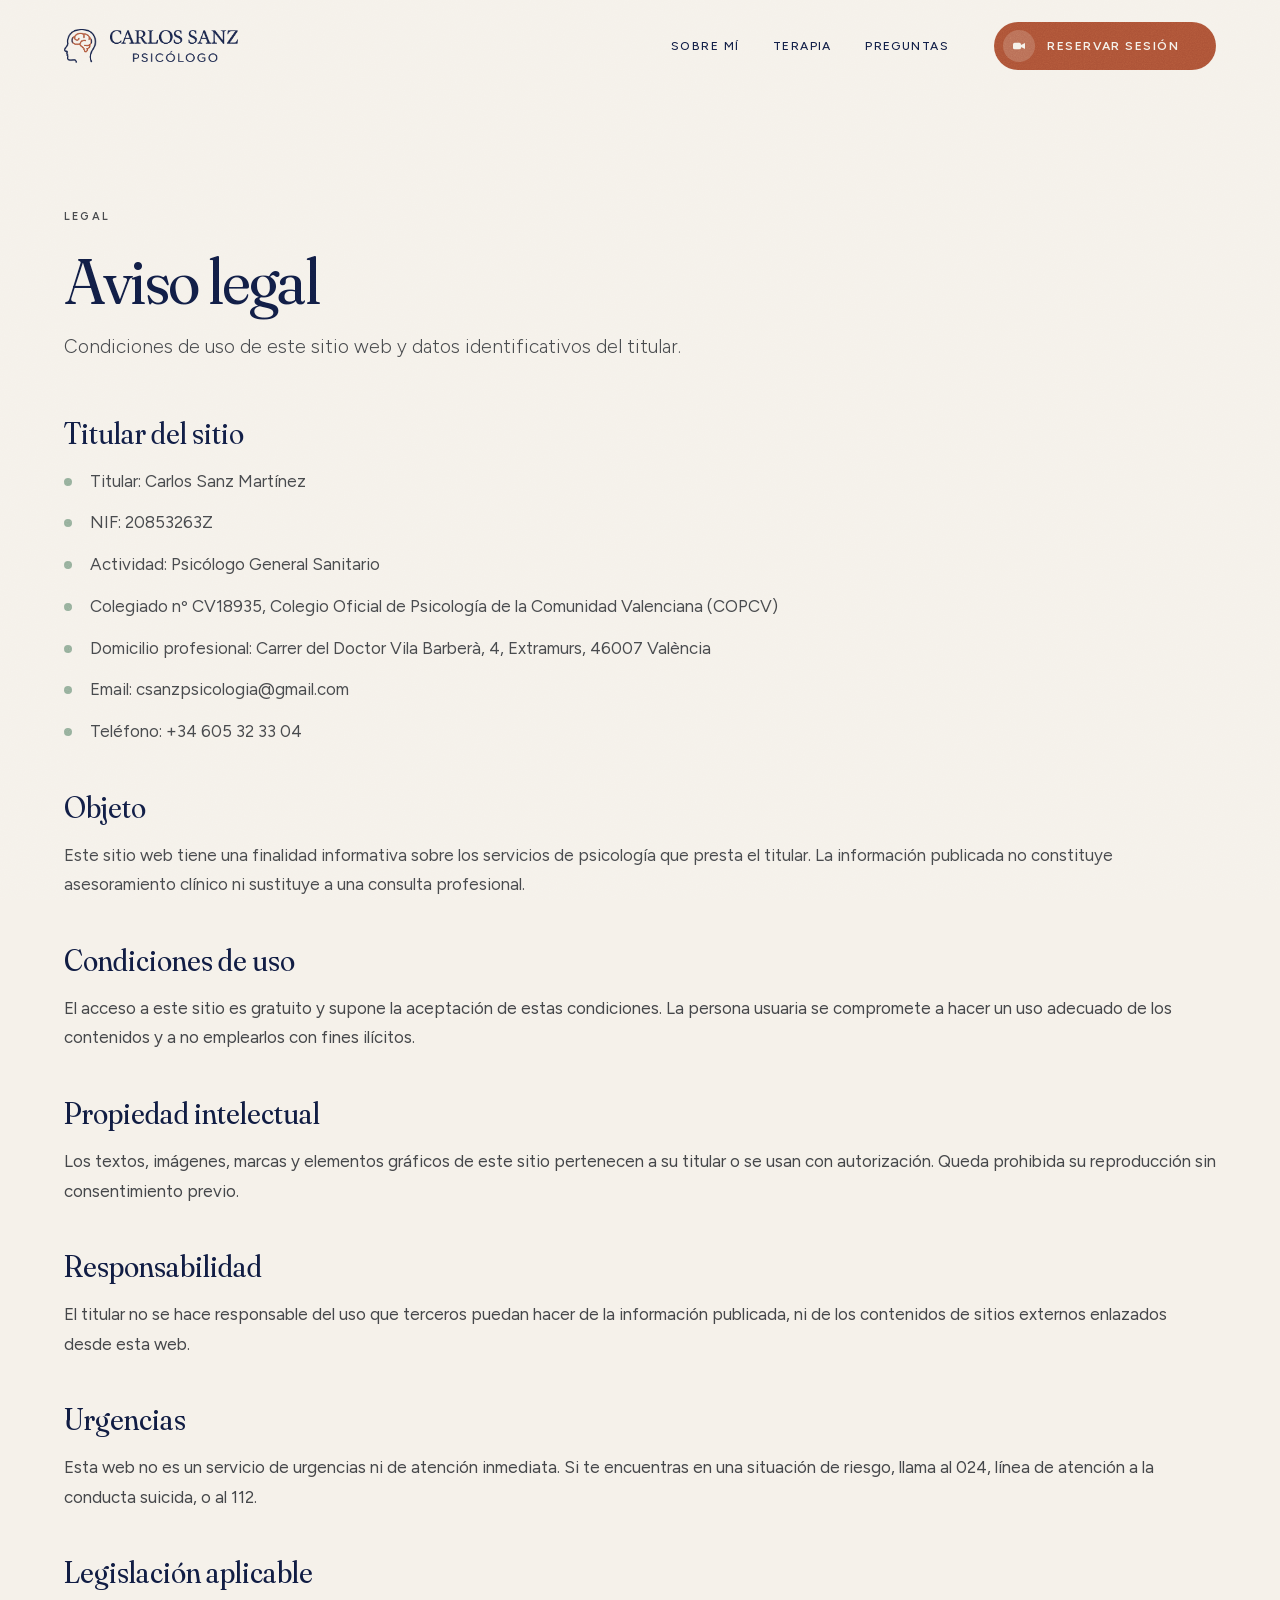
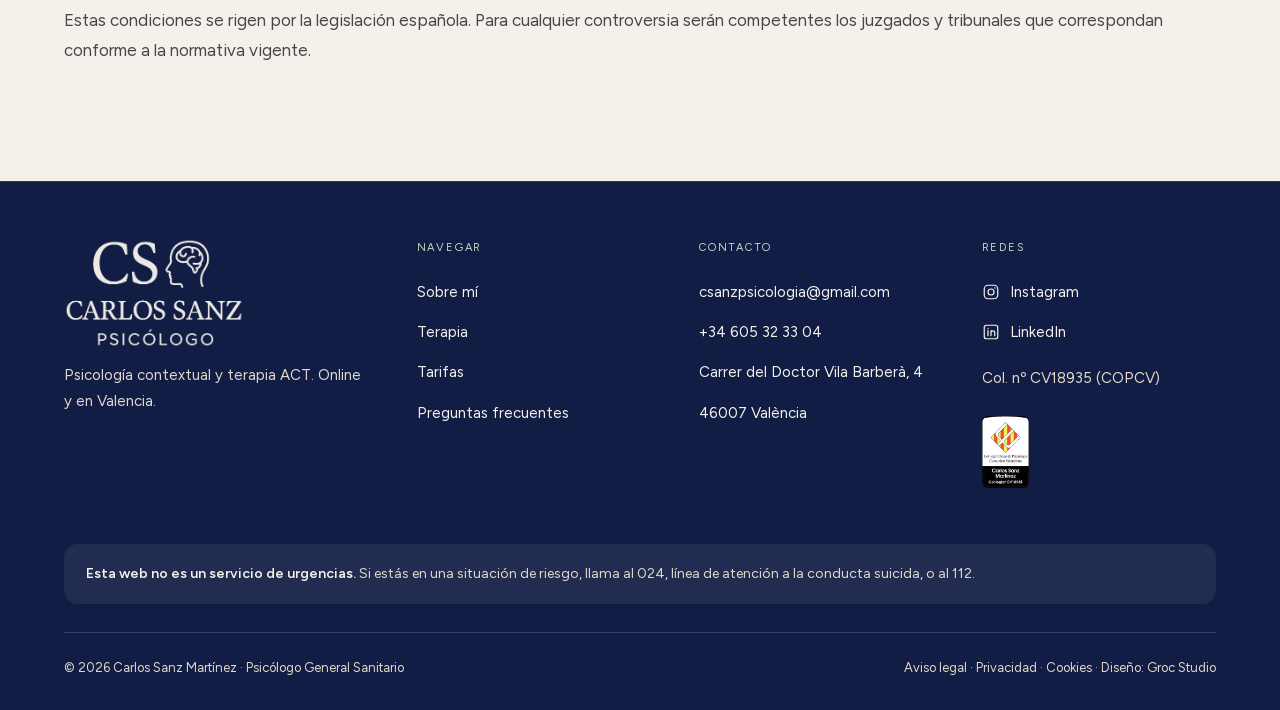
<file: aviso-legal.html>
<!doctype html>
<html lang="es">
<head>
<meta charset="utf-8">
<meta name="viewport" content="width=device-width, initial-scale=1">
<title>Aviso legal | Carlos Sanz, psicólogo</title>
<meta name="description" content="Aviso legal y datos identificativos del titular del sitio web.">
<meta name="robots" content="noindex, follow">
<link rel="canonical" href="https://csanzpsicologia.com/aviso-legal.html">
<link rel="icon" type="image/png" sizes="32x32" href="assets/img/favicon-32.png">
<link rel="icon" type="image/png" sizes="64x64" href="assets/img/favicon-64.png">
<link rel="icon" type="image/png" sizes="192x192" href="assets/img/favicon-192.png">
<link rel="apple-touch-icon" sizes="180x180" href="assets/img/apple-touch-icon.png">
<link rel="preload" as="font" type="font/woff2" href="assets/fonts/fraunces-normal-latin.woff2" crossorigin>
<link rel="preload" as="font" type="font/woff2" href="assets/fonts/figtree-normal-latin.woff2" crossorigin>
<link rel="stylesheet" href="assets/css/styles.css?v=202610012009">
</head>
<body>
<a class="saltar" href="#contenido">Saltar al contenido</a>

<header class="contenedor cabecera-fija">
  <div class="cabecera">
    <a class="cabecera__marca" href="/" aria-label="Carlos Sanz, psicólogo. Inicio">
      <span class="cabecera__icono" aria-hidden="true"></span>
      <img src="assets/img/marca.png" alt="Carlos Sanz Psicólogo" width="146" height="40">
    </a>
    <button class="menu__toggle" type="button" aria-expanded="false" aria-controls="menu-principal" aria-label="Abrir menú">
      <svg viewBox="0 0 24 24" width="18" height="18" aria-hidden="true"><path d="M4 9h16M4 15h16" stroke="currentColor" stroke-width="1.6" fill="none"/></svg>
    </button>
    <nav class="menu" id="menu-principal" aria-label="Principal">
      <a href="sobre-mi.html">Sobre mí</a>
      <a href="terapia.html">Terapia</a>
      <a href="terapia.html#preguntas">Preguntas</a>
      <a class="btn btn--primario btn--icono" href="contacto.html"><span class="btn__icono" aria-hidden="true"><svg viewBox="0 0 24 24"><rect x="3" y="7" width="12" height="10" rx="2.5"/><path d="M15 10.5l6-3v9l-6-3z"/></svg></span><span>Reservar sesión</span></a>
    </nav>
  </div>
</header>

<main id="contenido">
  <section class="contenedor seccion">
    <div class="legal pila pila--ancha">
      <p class="eyebrow">Legal</p>
      <h1>Aviso legal</h1>
      <p class="lede">Condiciones de uso de este sitio web y datos identificativos del titular.</p>

      <h2>Titular del sitio</h2>
      <ul class="lista">
        <li>Titular: Carlos Sanz Martínez</li>
        <li>NIF: 20853263Z</li>
        <li>Actividad: Psicólogo General Sanitario</li>
        <li>Colegiado nº CV18935, Colegio Oficial de Psicología de la Comunidad Valenciana (COPCV)</li>
        <li>Domicilio profesional: Carrer del Doctor Vila Barberà, 4, Extramurs, 46007 València</li>
        <li>Email: csanzpsicologia@gmail.com</li>
        <li>Teléfono: +34 605 32 33 04</li>
      </ul>

      <h2>Objeto</h2>
      <p>Este sitio web tiene una finalidad informativa sobre los servicios de psicología que presta el titular. La información publicada no constituye asesoramiento clínico ni sustituye a una consulta profesional.</p>

      <h2>Condiciones de uso</h2>
      <p>El acceso a este sitio es gratuito y supone la aceptación de estas condiciones. La persona usuaria se compromete a hacer un uso adecuado de los contenidos y a no emplearlos con fines ilícitos.</p>

      <h2>Propiedad intelectual</h2>
      <p>Los textos, imágenes, marcas y elementos gráficos de este sitio pertenecen a su titular o se usan con autorización. Queda prohibida su reproducción sin consentimiento previo.</p>

      <h2>Responsabilidad</h2>
      <p>El titular no se hace responsable del uso que terceros puedan hacer de la información publicada, ni de los contenidos de sitios externos enlazados desde esta web.</p>

      <h2>Urgencias</h2>
      <p>Esta web no es un servicio de urgencias ni de atención inmediata. Si te encuentras en una situación de riesgo, llama al 024, línea de atención a la conducta suicida, o al 112.</p>

      <h2>Legislación aplicable</h2>
      <p>Estas condiciones se rigen por la legislación española. Para cualquier controversia serán competentes los juzgados y tribunales que correspondan conforme a la normativa vigente.</p>
    </div>
  </section>
</main>

<footer class="pie">
  <div class="contenedor">
    <div class="pie__cuerpo">
      <div class="pie__col pie__marca">
        <img src="assets/img/logo-crema.png" alt="Carlos Sanz Psicólogo" width="180" height="110" loading="lazy">
        <p style="color: var(--arena)">Psicología contextual y terapia ACT. Online y en Valencia.</p>
      </div>
      <div class="pie__col">
        <p class="pie__titulo">Navegar</p>
        <a href="sobre-mi.html">Sobre mí</a>
        <a href="terapia.html">Terapia</a>
        <a href="terapia.html#tarifas">Tarifas</a>
        <a href="terapia.html#preguntas">Preguntas frecuentes</a>
      </div>
      <div class="pie__col">
        <p class="pie__titulo">Contacto</p>
        <a href="mailto:csanzpsicologia@gmail.com">csanzpsicologia@gmail.com</a>
        <a href="https://wa.me/34605323304">+34 605 32 33 04</a>
        <span>Carrer del Doctor Vila Barberà, 4</span>
        <span>46007 València</span>
      </div>
      <div class="pie__col">
        <p class="pie__titulo">Redes</p>
        <a class="pie__red" href="https://www.instagram.com/csanzpsicologia" target="_blank" rel="noopener"><svg viewBox="0 0 24 24" aria-hidden="true"><rect x="3" y="3" width="18" height="18" rx="5"/><circle cx="12" cy="12" r="4"/><circle cx="17.3" cy="6.7" r="1" fill="currentColor" stroke="none"/></svg><span>Instagram</span></a>
        <a class="pie__red" href="https://es.linkedin.com/in/carlos-sanz-martinez-2a784522a" target="_blank" rel="noopener"><svg viewBox="0 0 24 24" aria-hidden="true"><rect x="3" y="3" width="18" height="18" rx="3"/><path d="M8 10v7M8 7v.5M12 17v-4a2.5 2.5 0 0 1 5 0v4M12 10v7"/></svg><span>LinkedIn</span></a>
        <span style="color: var(--arena); margin-top: 6px">Col. nº CV18935 (COPCV)</span>
        <img class="pie__sello" src="assets/img/sello-copcv.jpg" alt="Sello de colegiado del Col·legi Oficial de Psicologia de la Comunitat Valenciana, CV18935" width="172" height="260" loading="lazy">
      </div>
    </div>
    <p class="pie__urgencias"><strong>Esta web no es un servicio de urgencias.</strong> Si estás en una situación de riesgo, llama al 024, línea de atención a la conducta suicida, o al 112.</p>
    <div class="pie__legal">
      <span>© 2026 Carlos Sanz Martínez · Psicólogo General Sanitario</span>
      <span>
        <a href="aviso-legal.html">Aviso legal</a> ·
        <a href="privacidad.html">Privacidad</a> ·
        <a href="cookies.html">Cookies</a> ·
        <a href="https://groc.studio" target="_blank" rel="noopener">Diseño: Groc Studio</a>
      </span>
    </div>
  </div>
</footer>

<script src="assets/js/main.js?v=202610012009"></script>
</body>
</html>
</file>
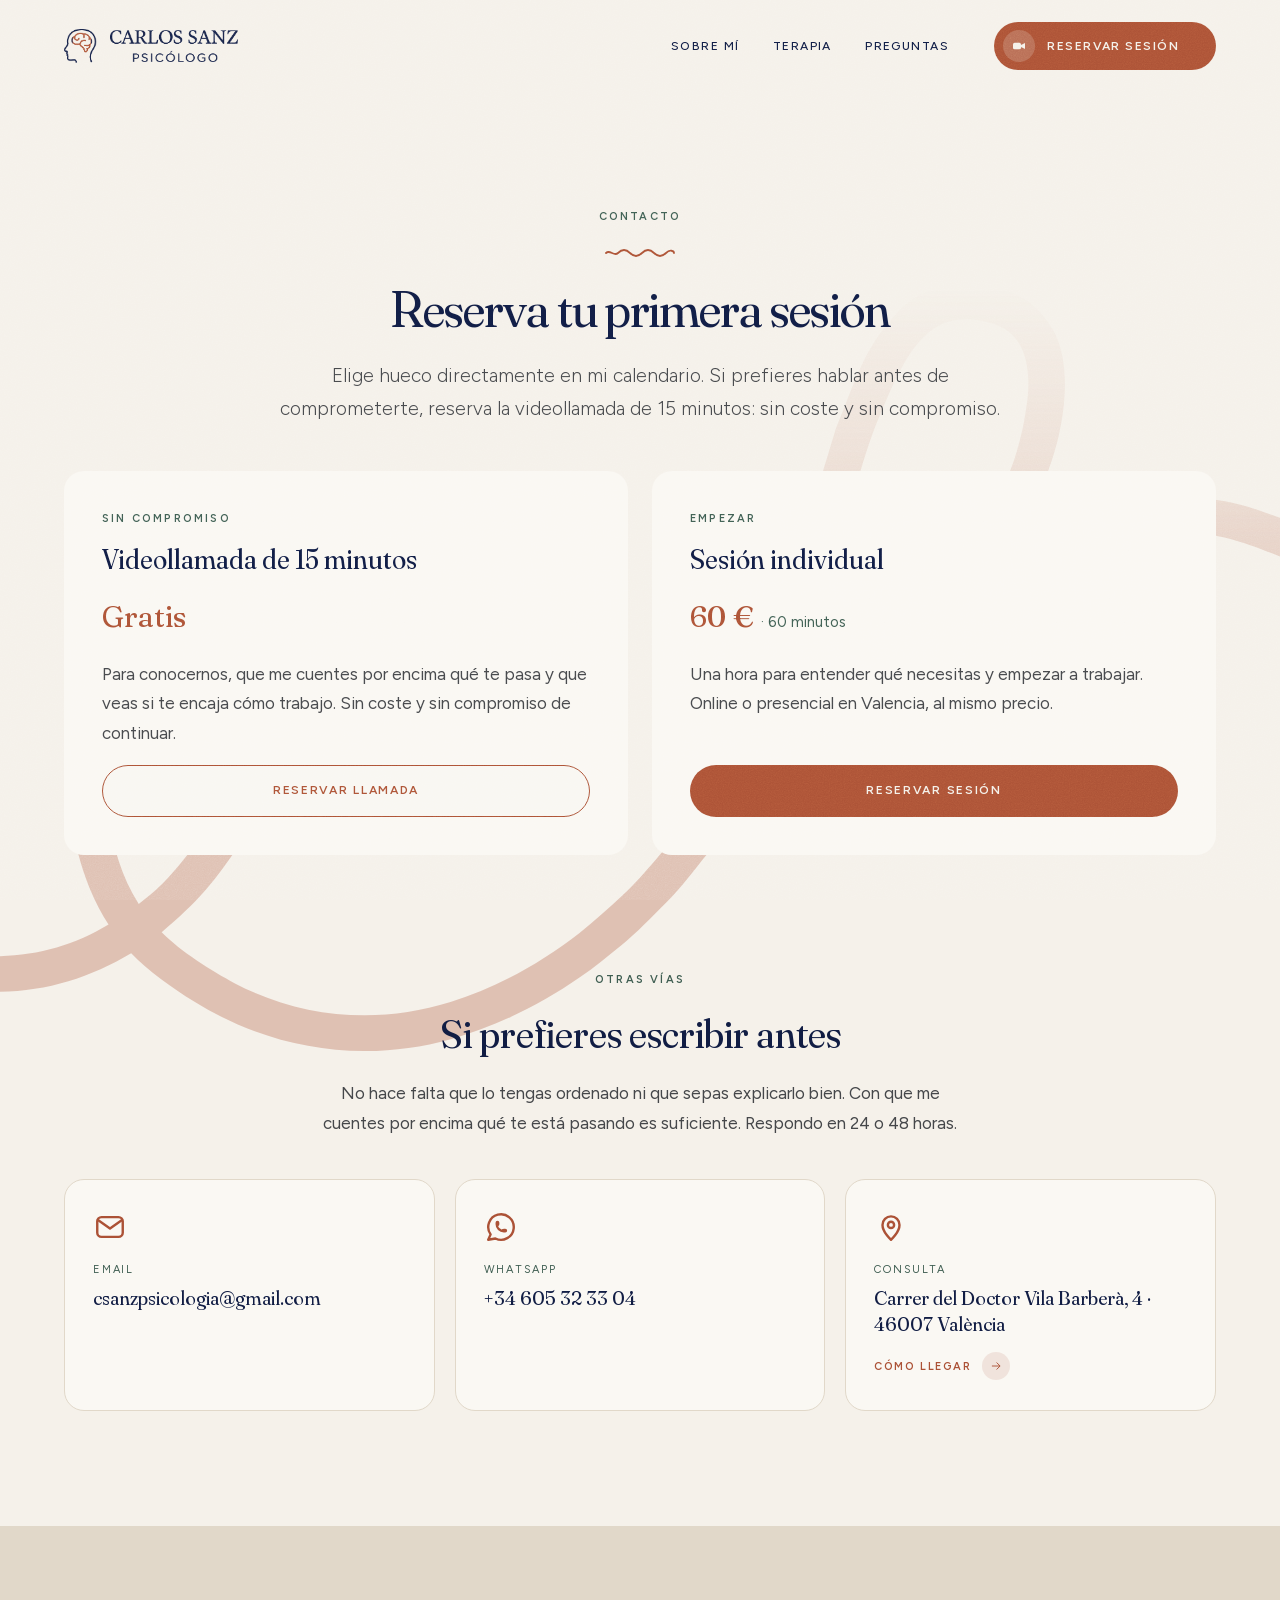
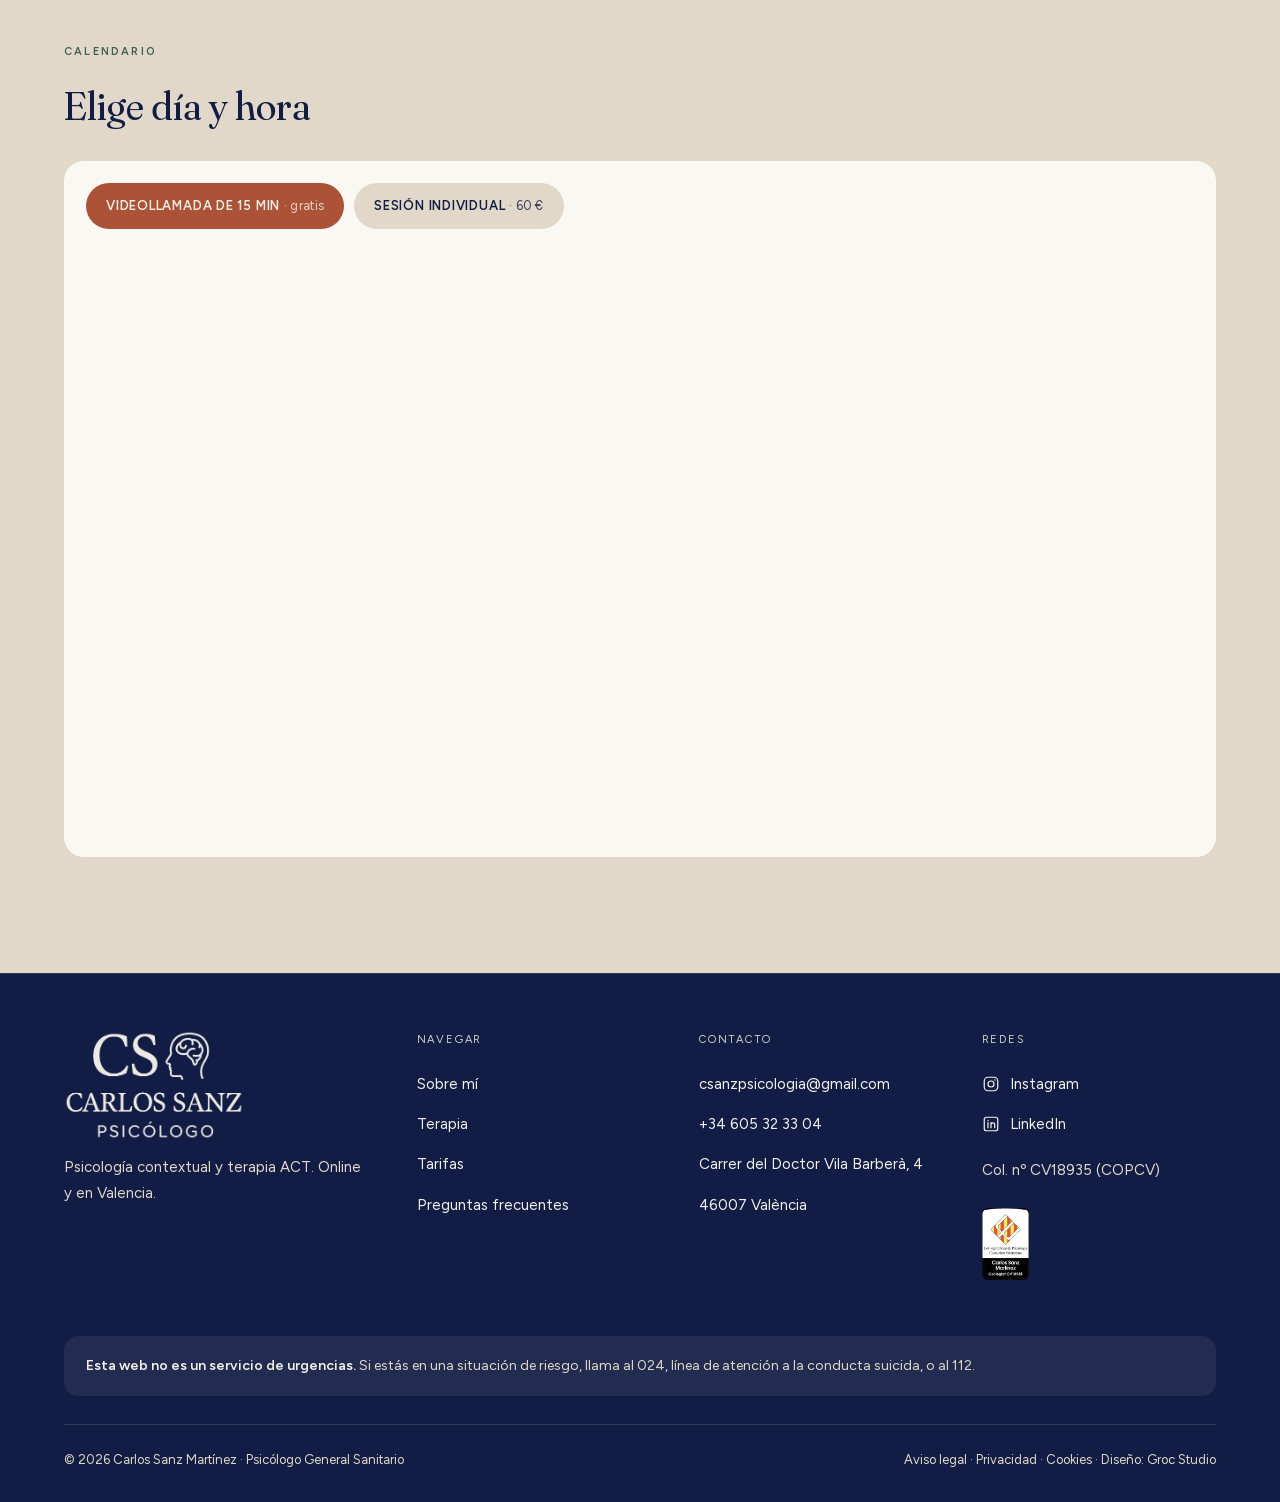
<file: contacto.html>
<!doctype html>
<html lang="es">
<head>
<meta charset="utf-8">
<meta name="viewport" content="width=device-width, initial-scale=1">
<title>Reservar sesión | Carlos Sanz, psicólogo en Valencia</title>
<meta name="description" content="Reserva tu primera sesión de psicología con Carlos Sanz, online o presencial en Valencia. También puedes reservar una videollamada gratuita de 15 minutos.">
<link rel="canonical" href="https://csanzpsicologia.com/contacto.html">
<meta property="og:type" content="website">
<meta property="og:title" content="Reservar sesión | Carlos Sanz, psicólogo">
<meta property="og:description" content="Elige hueco directamente en el calendario. Primera videollamada de 15 minutos sin coste.">
<meta property="og:url" content="https://csanzpsicologia.com/contacto.html">
<meta property="og:site_name" content="Carlos Sanz Psicólogo">
<meta property="og:locale" content="es_ES">
<meta property="og:image" content="https://csanzpsicologia.com/assets/img/og.jpg">
<meta property="og:image:width" content="1200">
<meta property="og:image:height" content="630">
<meta property="og:image:alt" content="Carlos Sanz, psicólogo, en su consulta de Valencia">
<meta name="twitter:card" content="summary_large_image">
<meta name="author" content="Carlos Sanz Martínez">
<meta name="theme-color" content="#F5F1EA">
<link rel="icon" type="image/png" sizes="32x32" href="assets/img/favicon-32.png">
<link rel="icon" type="image/png" sizes="64x64" href="assets/img/favicon-64.png">
<link rel="icon" type="image/png" sizes="192x192" href="assets/img/favicon-192.png">
<link rel="apple-touch-icon" sizes="180x180" href="assets/img/apple-touch-icon.png">
<link rel="preload" as="font" type="font/woff2" href="assets/fonts/fraunces-normal-latin.woff2" crossorigin>
<link rel="preload" as="font" type="font/woff2" href="assets/fonts/figtree-normal-latin.woff2" crossorigin>
<link rel="stylesheet" href="assets/css/styles.css?v=202610012009">
<script type="application/ld+json">
{
  "@context": "https://schema.org",
  "@type": "ContactPage",
  "url": "https://csanzpsicologia.com/contacto.html",
  "name": "Reservar sesión con Carlos Sanz, psicólogo",
  "about": {
    "@id": "https://csanzpsicologia.com/#consulta"
  },
  "mainEntity": {
    "@type": "Psychologist",
    "@id": "https://csanzpsicologia.com/#consulta",
    "name": "Carlos Sanz Psicólogo",
    "telephone": "+34605323304",
    "email": "csanzpsicologia@gmail.com",
    "address": {
      "@type": "PostalAddress",
      "streetAddress": "Carrer del Doctor Vila Barberà, 4",
      "postalCode": "46007",
      "addressLocality": "València",
      "addressCountry": "ES"
    }
  },
  "potentialAction": {
    "@type": "ReserveAction",
    "target": "https://csanzpsicologia.com/contacto.html#calendario",
    "name": "Reservar sesión"
  }
}
</script>
</head>
<body>
<a class="saltar" href="#contenido">Saltar al contenido</a>

<header class="contenedor cabecera-fija">
  <div class="cabecera">
    <a class="cabecera__marca" href="/" aria-label="Carlos Sanz, psicólogo. Inicio">
      <span class="cabecera__icono" aria-hidden="true"></span>
      <img src="assets/img/marca.png" alt="Carlos Sanz Psicólogo" width="146" height="40">
    </a>
    <button class="menu__toggle" type="button" aria-expanded="false" aria-controls="menu-principal" aria-label="Abrir menú">
      <svg viewBox="0 0 24 24" width="18" height="18" aria-hidden="true"><path d="M4 9h16M4 15h16" stroke="currentColor" stroke-width="1.6" fill="none"/></svg>
    </button>
    <nav class="menu" id="menu-principal" aria-label="Principal">
      <a href="sobre-mi.html">Sobre mí</a>
      <a href="terapia.html">Terapia</a>
      <a href="terapia.html#preguntas">Preguntas</a>
      <a class="btn btn--primario btn--icono" href="contacto.html"><span class="btn__icono" aria-hidden="true"><svg viewBox="0 0 24 24"><rect x="3" y="7" width="12" height="10" rx="2.5"/><path d="M15 10.5l6-3v9l-6-3z"/></svg></span><span>Reservar sesión</span></a>
    </nav>
  </div>
</header>

<main id="contenido">

  <!-- Cabecera + dos opciones, con el garabato de fondo de todo el bloque -->
  <div class="contacto-cabecera">
    <img class="contacto-cabecera__garabato" src="assets/img/contacto-garabato.svg" alt="" aria-hidden="true">
  <section class="contenedor seccion">
    <div class="centrado" style="max-width: 760px; margin-inline: auto">
      <p class="eyebrow">Contacto</p>
      <svg class="ondita" viewBox="0 0 72 10" aria-hidden="true"><path d="M2 5C6 1 10 9 14 5s8-4 12 0 8 4 12 0 8-4 12 0 8 4 12 0 8-2 8 0"/></svg>
      <h1>Reserva tu primera sesión</h1>
      <p class="lede">Elige hueco directamente en mi calendario. Si prefieres hablar antes de comprometerte, reserva la videollamada de 15 minutos: sin coste y sin compromiso.</p>
    </div>
  </section>

  <!-- DOS OPCIONES -->
  <section class="contenedor" style="padding-bottom: var(--band)">
    <div class="reserva">
      <article class="reserva__opcion">
        <p class="eyebrow">Sin compromiso</p>
        <h2 style="font-size: var(--h3)">Videollamada de 15 minutos</h2>
        <p class="reserva__precio">Gratis</p>
        <p class="apoyo">Para conocernos, que me cuentes por encima qué te pasa y que veas si te encaja cómo trabajo. Sin coste y sin compromiso de continuar.</p>
        <a class="btn btn--linea" href="#calendario" data-cal-ir="videollamada" style="margin-top: auto">Reservar llamada</a>
      </article>
      <article class="reserva__opcion">
        <p class="eyebrow">Empezar</p>
        <h2 style="font-size: var(--h3)">Sesión individual</h2>
        <p class="reserva__precio">60 € <span style="font-family: var(--sans); font-size: 15px; color: var(--abeto-medio)">· 60 minutos</span></p>
        <p class="apoyo">Una hora para entender qué necesitas y empezar a trabajar. Online o presencial en Valencia, al mismo precio.</p>
        <a class="btn btn--primario" href="#calendario" data-cal-ir="sesion" style="margin-top: auto">Reservar sesión</a>
      </article>
    </div>
  </section>

  <!-- OTRAS VÍAS -->
  <section class="contenedor" style="padding-bottom: var(--band)">
    <div class="centrado estrecho" style="margin-inline: auto; margin-bottom: 40px">
      <p class="eyebrow">Otras vías</p>
      <h2>Si prefieres escribir antes</h2>
      <p class="apoyo">No hace falta que lo tengas ordenado ni que sepas explicarlo bien. Con que me cuentes por encima qué te está pasando es suficiente. Respondo en 24 o 48 horas.</p>
    </div>
    <ul class="datos-tarjetas datos-tarjetas--tres">
      <li>
        <svg viewBox="0 0 24 24" aria-hidden="true"><rect x="3" y="5" width="18" height="14" rx="3"/><path d="M3.5 7l8.5 6 8.5-6"/></svg>
        <span class="datos-tarjetas__etiqueta">Email</span>
        <a class="datos-tarjetas__valor" href="mailto:csanzpsicologia@gmail.com">csanzpsicologia@gmail.com</a>
      </li>
      <li>
        <svg viewBox="0 0 24 24" aria-hidden="true"><path d="M3 21l1.65-3.8a9 9 0 1 1 3.4 2.9L3 21"/><path d="M9 10a.5.5 0 0 0 1 0V9a.5.5 0 0 0-1 0v1a5 5 0 0 0 5 5h1a.5.5 0 0 0 0-1h-1a.5.5 0 0 0 0 1"/></svg>
        <span class="datos-tarjetas__etiqueta">WhatsApp</span>
        <a class="datos-tarjetas__valor" href="https://wa.me/34605323304">+34 605 32 33 04</a>
      </li>
      <li>
        <svg viewBox="0 0 24 24" aria-hidden="true"><path d="M12 21s-6-5.4-6-10.5a6 6 0 0 1 12 0C18 15.6 12 21 12 21z"/><circle cx="12" cy="10.5" r="2.2"/></svg>
        <span class="datos-tarjetas__etiqueta">Consulta</span>
        <span class="datos-tarjetas__valor">Carrer del Doctor Vila Barberà, 4 · 46007 València</span>
        <a class="enlace-flecha datos-tarjetas__enlace" href="https://maps.google.com/?q=Carrer+del+Doctor+Vila+Barber%C3%A0+4+46007+Val%C3%A8ncia" target="_blank" rel="noopener"><span>Cómo llegar</span><span class="circulo" aria-hidden="true"><svg viewBox="0 0 24 24"><path d="M5 12h14M13 6l6 6-6 6"/></svg></span></a>
      </li>
    </ul>
  </section>
  </div>

  <!-- CALENDARIO -->
  <section class="banda banda--arena" id="calendario">
    <div class="contenedor seccion">
      <div class="pila" style="max-width: 760px; margin-bottom: 32px">
        <p class="eyebrow">Calendario</p>
        <h2>Elige día y hora</h2>
      </div>

      <!-- Cal.com: los enlaces de los dos eventos se configuran en assets/js/main.js (objeto CAL).
           Mientras estén vacíos se muestra el aviso; en cuanto existan, aparecen las pestañas y el calendario. -->
      <div class="calendario">
        <div class="calendario__pestanas" role="tablist" aria-label="Tipo de cita" hidden>
          <button class="calendario__pestana activa" type="button" role="tab" aria-selected="true" data-cal="videollamada">Videollamada de 15 min <span>· gratis</span></button>
          <button class="calendario__pestana" type="button" role="tab" aria-selected="false" data-cal="sesion">Sesión individual <span>· 60 €</span></button>
        </div>
        <div class="calendario__marco" id="cal-videollamada" data-cal-marco="videollamada" hidden></div>
        <div class="calendario__marco" id="cal-sesion" data-cal-marco="sesion" hidden></div>
        <div class="calendario__aviso">
          <div class="pila" style="align-items: center; text-align: center">
            <p class="eyebrow">Reservas</p>
            <p style="max-width: 44ch">Si el calendario no se carga, puedes reservar directamente en <a href="https://cal.com/carlos-sanz-tdszlj" style="text-decoration: underline">cal.com/carlos-sanz-tdszlj</a> o escribirme y te busco hueco.</p>
            <a class="btn btn--linea" href="mailto:csanzpsicologia@gmail.com">Escríbeme</a>
          </div>
        </div>
      </div>
    </div>
  </section>

</main>

<footer class="pie">
  <div class="contenedor">
    <div class="pie__cuerpo">
      <div class="pie__col pie__marca">
        <img src="assets/img/logo-crema.png" alt="Carlos Sanz Psicólogo" width="180" height="110" loading="lazy">
        <p style="color: var(--arena)">Psicología contextual y terapia ACT. Online y en Valencia.</p>
      </div>
      <div class="pie__col">
        <p class="pie__titulo">Navegar</p>
        <a href="sobre-mi.html">Sobre mí</a>
        <a href="terapia.html">Terapia</a>
        <a href="terapia.html#tarifas">Tarifas</a>
        <a href="terapia.html#preguntas">Preguntas frecuentes</a>
      </div>
      <div class="pie__col">
        <p class="pie__titulo">Contacto</p>
        <a href="mailto:csanzpsicologia@gmail.com">csanzpsicologia@gmail.com</a>
        <a href="https://wa.me/34605323304">+34 605 32 33 04</a>
        <span>Carrer del Doctor Vila Barberà, 4</span>
        <span>46007 València</span>
      </div>
      <div class="pie__col">
        <p class="pie__titulo">Redes</p>
        <a class="pie__red" href="https://www.instagram.com/csanzpsicologia" target="_blank" rel="noopener"><svg viewBox="0 0 24 24" aria-hidden="true"><rect x="3" y="3" width="18" height="18" rx="5"/><circle cx="12" cy="12" r="4"/><circle cx="17.3" cy="6.7" r="1" fill="currentColor" stroke="none"/></svg><span>Instagram</span></a>
        <a class="pie__red" href="https://es.linkedin.com/in/carlos-sanz-martinez-2a784522a" target="_blank" rel="noopener"><svg viewBox="0 0 24 24" aria-hidden="true"><rect x="3" y="3" width="18" height="18" rx="3"/><path d="M8 10v7M8 7v.5M12 17v-4a2.5 2.5 0 0 1 5 0v4M12 10v7"/></svg><span>LinkedIn</span></a>
        <span style="color: var(--arena); margin-top: 6px">Col. nº CV18935 (COPCV)</span>
        <img class="pie__sello" src="assets/img/sello-copcv.jpg" alt="Sello de colegiado del Col·legi Oficial de Psicologia de la Comunitat Valenciana, CV18935" width="172" height="260" loading="lazy">
      </div>
    </div>
    <p class="pie__urgencias"><strong>Esta web no es un servicio de urgencias.</strong> Si estás en una situación de riesgo, llama al 024, línea de atención a la conducta suicida, o al 112.</p>
    <div class="pie__legal">
      <span>© 2026 Carlos Sanz Martínez · Psicólogo General Sanitario</span>
      <span>
        <a href="aviso-legal.html">Aviso legal</a> ·
        <a href="privacidad.html">Privacidad</a> ·
        <a href="cookies.html">Cookies</a> ·
        <a href="https://groc.studio" target="_blank" rel="noopener">Diseño: Groc Studio</a>
      </span>
    </div>
  </div>
</footer>

<script src="assets/js/main.js?v=202610012009"></script>
</body>
</html>
</file>
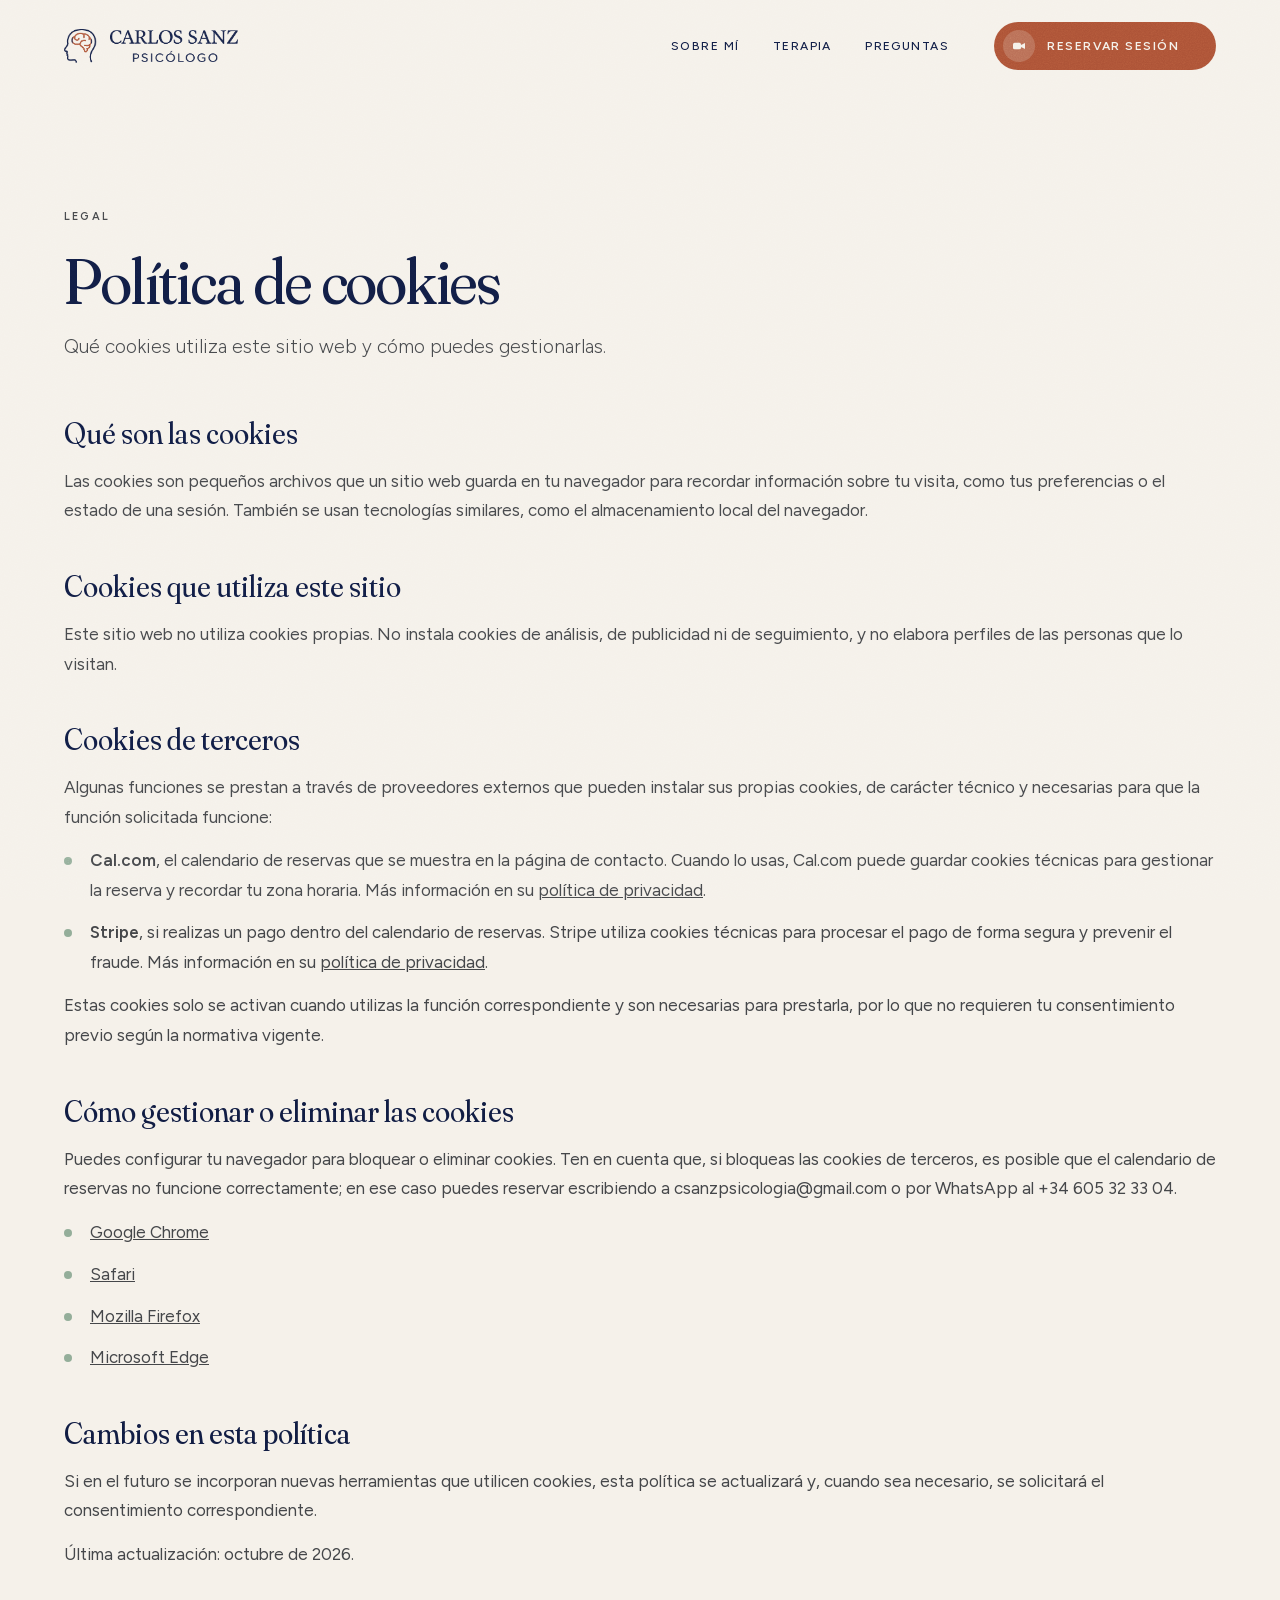
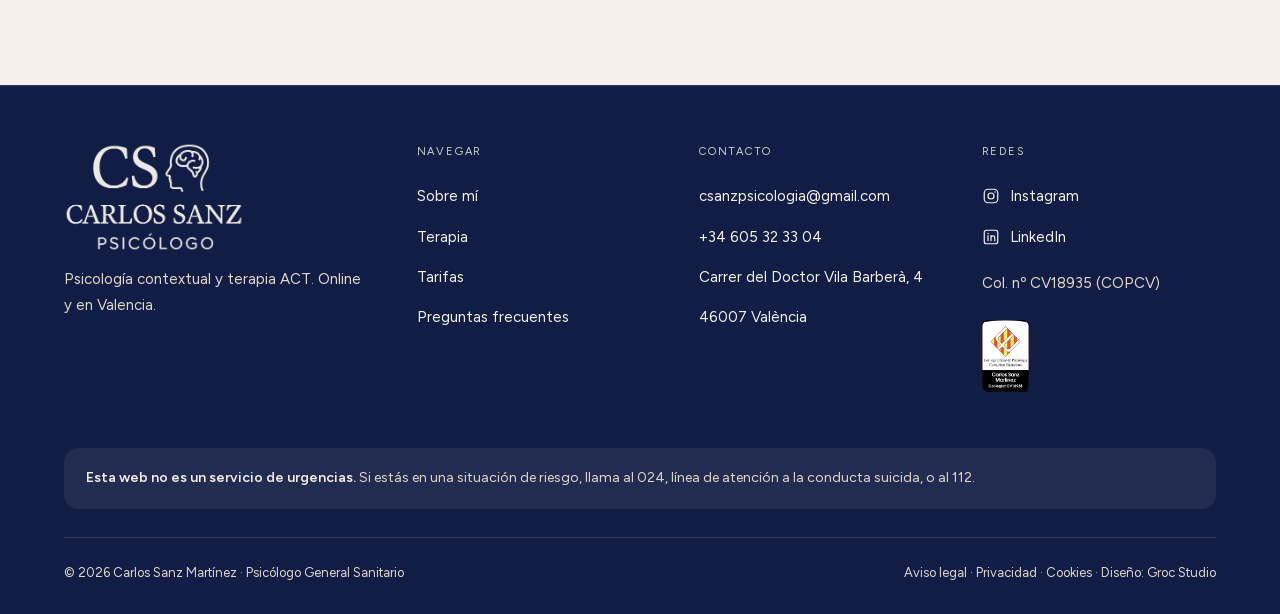
<file: cookies.html>
<!doctype html>
<html lang="es">
<head>
<meta charset="utf-8">
<meta name="viewport" content="width=device-width, initial-scale=1">
<title>Política de cookies | Carlos Sanz, psicólogo</title>
<meta name="description" content="Política de cookies de este sitio web: qué cookies se usan y cómo gestionarlas.">
<meta name="robots" content="noindex, follow">
<link rel="canonical" href="https://csanzpsicologia.com/cookies.html">
<link rel="icon" type="image/png" sizes="32x32" href="assets/img/favicon-32.png">
<link rel="icon" type="image/png" sizes="64x64" href="assets/img/favicon-64.png">
<link rel="icon" type="image/png" sizes="192x192" href="assets/img/favicon-192.png">
<link rel="apple-touch-icon" sizes="180x180" href="assets/img/apple-touch-icon.png">
<link rel="preload" as="font" type="font/woff2" href="assets/fonts/fraunces-normal-latin.woff2" crossorigin>
<link rel="preload" as="font" type="font/woff2" href="assets/fonts/figtree-normal-latin.woff2" crossorigin>
<link rel="stylesheet" href="assets/css/styles.css?v=202610012009">
</head>
<body>
<a class="saltar" href="#contenido">Saltar al contenido</a>

<header class="contenedor cabecera-fija">
  <div class="cabecera">
    <a class="cabecera__marca" href="/" aria-label="Carlos Sanz, psicólogo. Inicio">
      <span class="cabecera__icono" aria-hidden="true"></span>
      <img src="assets/img/marca.png" alt="Carlos Sanz Psicólogo" width="146" height="40">
    </a>
    <button class="menu__toggle" type="button" aria-expanded="false" aria-controls="menu-principal" aria-label="Abrir menú">
      <svg viewBox="0 0 24 24" width="18" height="18" aria-hidden="true"><path d="M4 9h16M4 15h16" stroke="currentColor" stroke-width="1.6" fill="none"/></svg>
    </button>
    <nav class="menu" id="menu-principal" aria-label="Principal">
      <a href="sobre-mi.html">Sobre mí</a>
      <a href="terapia.html">Terapia</a>
      <a href="terapia.html#preguntas">Preguntas</a>
      <a class="btn btn--primario btn--icono" href="contacto.html"><span class="btn__icono" aria-hidden="true"><svg viewBox="0 0 24 24"><rect x="3" y="7" width="12" height="10" rx="2.5"/><path d="M15 10.5l6-3v9l-6-3z"/></svg></span><span>Reservar sesión</span></a>
    </nav>
  </div>
</header>

<main id="contenido">
  <section class="contenedor seccion">
    <div class="legal pila pila--ancha">
      <p class="eyebrow">Legal</p>
      <h1>Política de cookies</h1>
      <p class="lede">Qué cookies utiliza este sitio web y cómo puedes gestionarlas.</p>

      <h2>Qué son las cookies</h2>
      <p>Las cookies son pequeños archivos que un sitio web guarda en tu navegador para recordar información sobre tu visita, como tus preferencias o el estado de una sesión. También se usan tecnologías similares, como el almacenamiento local del navegador.</p>

      <h2>Cookies que utiliza este sitio</h2>
      <p>Este sitio web no utiliza cookies propias. No instala cookies de análisis, de publicidad ni de seguimiento, y no elabora perfiles de las personas que lo visitan.</p>

      <h2>Cookies de terceros</h2>
      <p>Algunas funciones se prestan a través de proveedores externos que pueden instalar sus propias cookies, de carácter técnico y necesarias para que la función solicitada funcione:</p>
      <ul class="lista">
        <li><strong>Cal.com</strong>, el calendario de reservas que se muestra en la página de contacto. Cuando lo usas, Cal.com puede guardar cookies técnicas para gestionar la reserva y recordar tu zona horaria. Más información en su <a href="https://cal.com/privacy" target="_blank" rel="noopener" style="text-decoration: underline">política de privacidad</a>.</li>
        <li><strong>Stripe</strong>, si realizas un pago dentro del calendario de reservas. Stripe utiliza cookies técnicas para procesar el pago de forma segura y prevenir el fraude. Más información en su <a href="https://stripe.com/es/privacy" target="_blank" rel="noopener" style="text-decoration: underline">política de privacidad</a>.</li>
      </ul>
      <p>Estas cookies solo se activan cuando utilizas la función correspondiente y son necesarias para prestarla, por lo que no requieren tu consentimiento previo según la normativa vigente.</p>

      <h2>Cómo gestionar o eliminar las cookies</h2>
      <p>Puedes configurar tu navegador para bloquear o eliminar cookies. Ten en cuenta que, si bloqueas las cookies de terceros, es posible que el calendario de reservas no funcione correctamente; en ese caso puedes reservar escribiendo a csanzpsicologia@gmail.com o por WhatsApp al +34 605 32 33 04.</p>
      <ul class="lista">
        <li><a href="https://support.google.com/chrome/answer/95647?hl=es" target="_blank" rel="noopener" style="text-decoration: underline">Google Chrome</a></li>
        <li><a href="https://support.apple.com/es-es/guide/safari/sfri11471/mac" target="_blank" rel="noopener" style="text-decoration: underline">Safari</a></li>
        <li><a href="https://support.mozilla.org/es/kb/habilitar-y-deshabilitar-cookies-sitios-web-rastrear-preferencias" target="_blank" rel="noopener" style="text-decoration: underline">Mozilla Firefox</a></li>
        <li><a href="https://support.microsoft.com/es-es/microsoft-edge/eliminar-las-cookies-en-microsoft-edge-63947406-40ac-c3b8-57b9-2a946a29ae09" target="_blank" rel="noopener" style="text-decoration: underline">Microsoft Edge</a></li>
      </ul>

      <h2>Cambios en esta política</h2>
      <p>Si en el futuro se incorporan nuevas herramientas que utilicen cookies, esta política se actualizará y, cuando sea necesario, se solicitará el consentimiento correspondiente.</p>
      <p>Última actualización: octubre de 2026.</p>
    </div>
  </section>
</main>

<footer class="pie">
  <div class="contenedor">
    <div class="pie__cuerpo">
      <div class="pie__col pie__marca">
        <img src="assets/img/logo-crema.png" alt="Carlos Sanz Psicólogo" width="180" height="110" loading="lazy">
        <p style="color: var(--arena)">Psicología contextual y terapia ACT. Online y en Valencia.</p>
      </div>
      <div class="pie__col">
        <p class="pie__titulo">Navegar</p>
        <a href="sobre-mi.html">Sobre mí</a>
        <a href="terapia.html">Terapia</a>
        <a href="terapia.html#tarifas">Tarifas</a>
        <a href="terapia.html#preguntas">Preguntas frecuentes</a>
      </div>
      <div class="pie__col">
        <p class="pie__titulo">Contacto</p>
        <a href="mailto:csanzpsicologia@gmail.com">csanzpsicologia@gmail.com</a>
        <a href="https://wa.me/34605323304">+34 605 32 33 04</a>
        <span>Carrer del Doctor Vila Barberà, 4</span>
        <span>46007 València</span>
      </div>
      <div class="pie__col">
        <p class="pie__titulo">Redes</p>
        <a class="pie__red" href="https://www.instagram.com/csanzpsicologia" target="_blank" rel="noopener"><svg viewBox="0 0 24 24" aria-hidden="true"><rect x="3" y="3" width="18" height="18" rx="5"/><circle cx="12" cy="12" r="4"/><circle cx="17.3" cy="6.7" r="1" fill="currentColor" stroke="none"/></svg><span>Instagram</span></a>
        <a class="pie__red" href="https://es.linkedin.com/in/carlos-sanz-martinez-2a784522a" target="_blank" rel="noopener"><svg viewBox="0 0 24 24" aria-hidden="true"><rect x="3" y="3" width="18" height="18" rx="3"/><path d="M8 10v7M8 7v.5M12 17v-4a2.5 2.5 0 0 1 5 0v4M12 10v7"/></svg><span>LinkedIn</span></a>
        <span style="color: var(--arena); margin-top: 6px">Col. nº CV18935 (COPCV)</span>
        <img class="pie__sello" src="assets/img/sello-copcv.jpg" alt="Sello de colegiado del Col·legi Oficial de Psicologia de la Comunitat Valenciana, CV18935" width="172" height="260" loading="lazy">
      </div>
    </div>
    <p class="pie__urgencias"><strong>Esta web no es un servicio de urgencias.</strong> Si estás en una situación de riesgo, llama al 024, línea de atención a la conducta suicida, o al 112.</p>
    <div class="pie__legal">
      <span>© 2026 Carlos Sanz Martínez · Psicólogo General Sanitario</span>
      <span>
        <a href="aviso-legal.html">Aviso legal</a> ·
        <a href="privacidad.html">Privacidad</a> ·
        <a href="cookies.html">Cookies</a> ·
        <a href="https://groc.studio" target="_blank" rel="noopener">Diseño: Groc Studio</a>
      </span>
    </div>
  </div>
</footer>

<script src="assets/js/main.js?v=202610012009"></script>
</body>
</html>
</file>
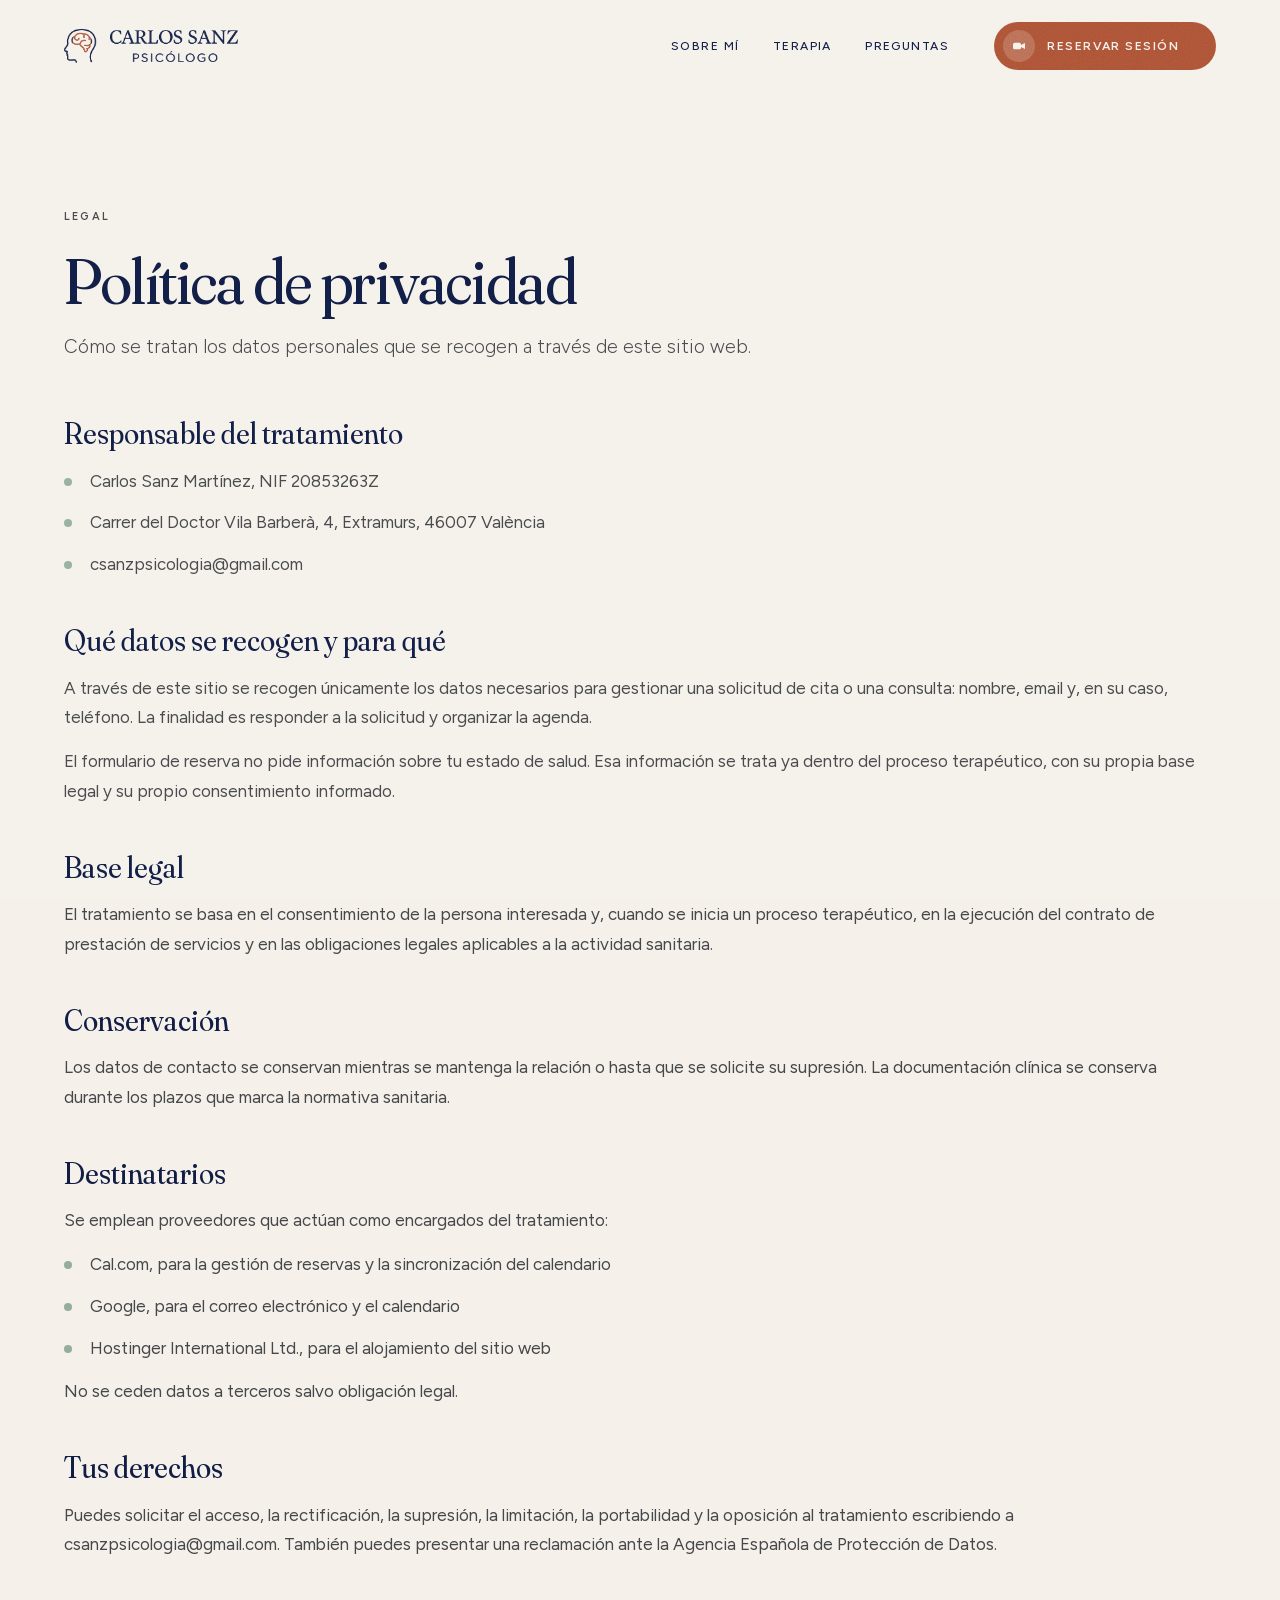
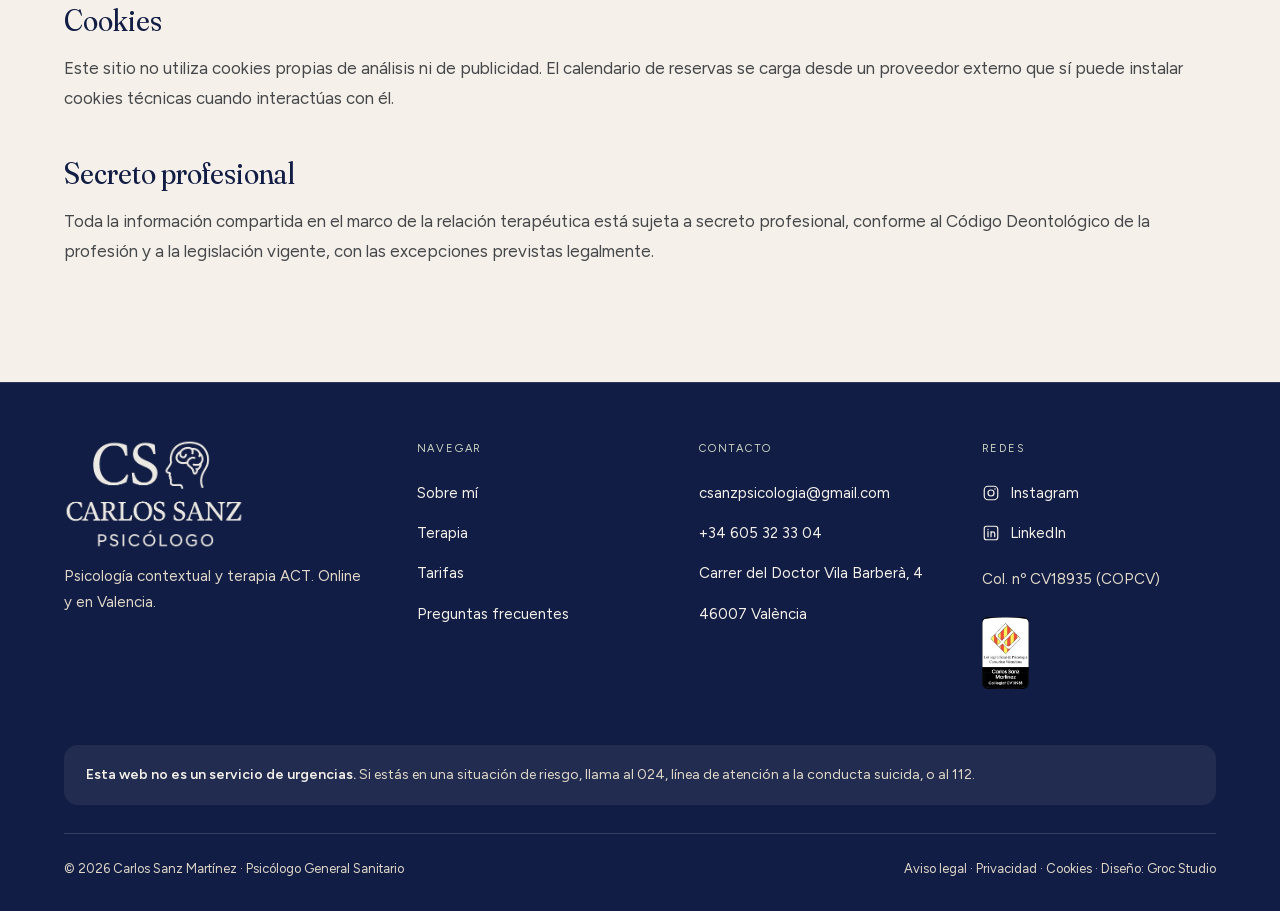
<file: privacidad.html>
<!doctype html>
<html lang="es">
<head>
<meta charset="utf-8">
<meta name="viewport" content="width=device-width, initial-scale=1">
<title>Política de privacidad | Carlos Sanz, psicólogo</title>
<meta name="description" content="Política de privacidad y tratamiento de datos personales.">
<meta name="robots" content="noindex, follow">
<link rel="canonical" href="https://csanzpsicologia.com/privacidad.html">
<link rel="icon" type="image/png" sizes="32x32" href="assets/img/favicon-32.png">
<link rel="icon" type="image/png" sizes="64x64" href="assets/img/favicon-64.png">
<link rel="icon" type="image/png" sizes="192x192" href="assets/img/favicon-192.png">
<link rel="apple-touch-icon" sizes="180x180" href="assets/img/apple-touch-icon.png">
<link rel="preload" as="font" type="font/woff2" href="assets/fonts/fraunces-normal-latin.woff2" crossorigin>
<link rel="preload" as="font" type="font/woff2" href="assets/fonts/figtree-normal-latin.woff2" crossorigin>
<link rel="stylesheet" href="assets/css/styles.css?v=202610012009">
</head>
<body>
<a class="saltar" href="#contenido">Saltar al contenido</a>

<header class="contenedor cabecera-fija">
  <div class="cabecera">
    <a class="cabecera__marca" href="/" aria-label="Carlos Sanz, psicólogo. Inicio">
      <span class="cabecera__icono" aria-hidden="true"></span>
      <img src="assets/img/marca.png" alt="Carlos Sanz Psicólogo" width="146" height="40">
    </a>
    <button class="menu__toggle" type="button" aria-expanded="false" aria-controls="menu-principal" aria-label="Abrir menú">
      <svg viewBox="0 0 24 24" width="18" height="18" aria-hidden="true"><path d="M4 9h16M4 15h16" stroke="currentColor" stroke-width="1.6" fill="none"/></svg>
    </button>
    <nav class="menu" id="menu-principal" aria-label="Principal">
      <a href="sobre-mi.html">Sobre mí</a>
      <a href="terapia.html">Terapia</a>
      <a href="terapia.html#preguntas">Preguntas</a>
      <a class="btn btn--primario btn--icono" href="contacto.html"><span class="btn__icono" aria-hidden="true"><svg viewBox="0 0 24 24"><rect x="3" y="7" width="12" height="10" rx="2.5"/><path d="M15 10.5l6-3v9l-6-3z"/></svg></span><span>Reservar sesión</span></a>
    </nav>
  </div>
</header>

<main id="contenido">
  <section class="contenedor seccion">
    <div class="legal pila pila--ancha">
      <p class="eyebrow">Legal</p>
      <h1>Política de privacidad</h1>
      <p class="lede">Cómo se tratan los datos personales que se recogen a través de este sitio web.</p>

      <h2>Responsable del tratamiento</h2>
      <ul class="lista">
        <li>Carlos Sanz Martínez, NIF 20853263Z</li>
        <li>Carrer del Doctor Vila Barberà, 4, Extramurs, 46007 València</li>
        <li>csanzpsicologia@gmail.com</li>
      </ul>

      <h2>Qué datos se recogen y para qué</h2>
      <p>A través de este sitio se recogen únicamente los datos necesarios para gestionar una solicitud de cita o una consulta: nombre, email y, en su caso, teléfono. La finalidad es responder a la solicitud y organizar la agenda.</p>
      <p>El formulario de reserva no pide información sobre tu estado de salud. Esa información se trata ya dentro del proceso terapéutico, con su propia base legal y su propio consentimiento informado.</p>

      <h2>Base legal</h2>
      <p>El tratamiento se basa en el consentimiento de la persona interesada y, cuando se inicia un proceso terapéutico, en la ejecución del contrato de prestación de servicios y en las obligaciones legales aplicables a la actividad sanitaria.</p>

      <h2>Conservación</h2>
      <p>Los datos de contacto se conservan mientras se mantenga la relación o hasta que se solicite su supresión. La documentación clínica se conserva durante los plazos que marca la normativa sanitaria.</p>

      <h2>Destinatarios</h2>
      <p>Se emplean proveedores que actúan como encargados del tratamiento:</p>
      <ul class="lista">
        <li>Cal.com, para la gestión de reservas y la sincronización del calendario</li>
        <li>Google, para el correo electrónico y el calendario</li>
        <li>Hostinger International Ltd., para el alojamiento del sitio web</li>
      </ul>
      <p>No se ceden datos a terceros salvo obligación legal.</p>

      <h2>Tus derechos</h2>
      <p>Puedes solicitar el acceso, la rectificación, la supresión, la limitación, la portabilidad y la oposición al tratamiento escribiendo a csanzpsicologia@gmail.com. También puedes presentar una reclamación ante la Agencia Española de Protección de Datos.</p>

      <h2>Cookies</h2>
      <p>Este sitio no utiliza cookies propias de análisis ni de publicidad. El calendario de reservas se carga desde un proveedor externo que sí puede instalar cookies técnicas cuando interactúas con él.</p>

      <h2>Secreto profesional</h2>
      <p>Toda la información compartida en el marco de la relación terapéutica está sujeta a secreto profesional, conforme al Código Deontológico de la profesión y a la legislación vigente, con las excepciones previstas legalmente.</p>
    </div>
  </section>
</main>

<footer class="pie">
  <div class="contenedor">
    <div class="pie__cuerpo">
      <div class="pie__col pie__marca">
        <img src="assets/img/logo-crema.png" alt="Carlos Sanz Psicólogo" width="180" height="110" loading="lazy">
        <p style="color: var(--arena)">Psicología contextual y terapia ACT. Online y en Valencia.</p>
      </div>
      <div class="pie__col">
        <p class="pie__titulo">Navegar</p>
        <a href="sobre-mi.html">Sobre mí</a>
        <a href="terapia.html">Terapia</a>
        <a href="terapia.html#tarifas">Tarifas</a>
        <a href="terapia.html#preguntas">Preguntas frecuentes</a>
      </div>
      <div class="pie__col">
        <p class="pie__titulo">Contacto</p>
        <a href="mailto:csanzpsicologia@gmail.com">csanzpsicologia@gmail.com</a>
        <a href="https://wa.me/34605323304">+34 605 32 33 04</a>
        <span>Carrer del Doctor Vila Barberà, 4</span>
        <span>46007 València</span>
      </div>
      <div class="pie__col">
        <p class="pie__titulo">Redes</p>
        <a class="pie__red" href="https://www.instagram.com/csanzpsicologia" target="_blank" rel="noopener"><svg viewBox="0 0 24 24" aria-hidden="true"><rect x="3" y="3" width="18" height="18" rx="5"/><circle cx="12" cy="12" r="4"/><circle cx="17.3" cy="6.7" r="1" fill="currentColor" stroke="none"/></svg><span>Instagram</span></a>
        <a class="pie__red" href="https://es.linkedin.com/in/carlos-sanz-martinez-2a784522a" target="_blank" rel="noopener"><svg viewBox="0 0 24 24" aria-hidden="true"><rect x="3" y="3" width="18" height="18" rx="3"/><path d="M8 10v7M8 7v.5M12 17v-4a2.5 2.5 0 0 1 5 0v4M12 10v7"/></svg><span>LinkedIn</span></a>
        <span style="color: var(--arena); margin-top: 6px">Col. nº CV18935 (COPCV)</span>
        <img class="pie__sello" src="assets/img/sello-copcv.jpg" alt="Sello de colegiado del Col·legi Oficial de Psicologia de la Comunitat Valenciana, CV18935" width="172" height="260" loading="lazy">
      </div>
    </div>
    <p class="pie__urgencias"><strong>Esta web no es un servicio de urgencias.</strong> Si estás en una situación de riesgo, llama al 024, línea de atención a la conducta suicida, o al 112.</p>
    <div class="pie__legal">
      <span>© 2026 Carlos Sanz Martínez · Psicólogo General Sanitario</span>
      <span>
        <a href="aviso-legal.html">Aviso legal</a> ·
        <a href="privacidad.html">Privacidad</a> ·
        <a href="cookies.html">Cookies</a> ·
        <a href="https://groc.studio" target="_blank" rel="noopener">Diseño: Groc Studio</a>
      </span>
    </div>
  </div>
</footer>

<script src="assets/js/main.js?v=202610012009"></script>
</body>
</html>
</file>
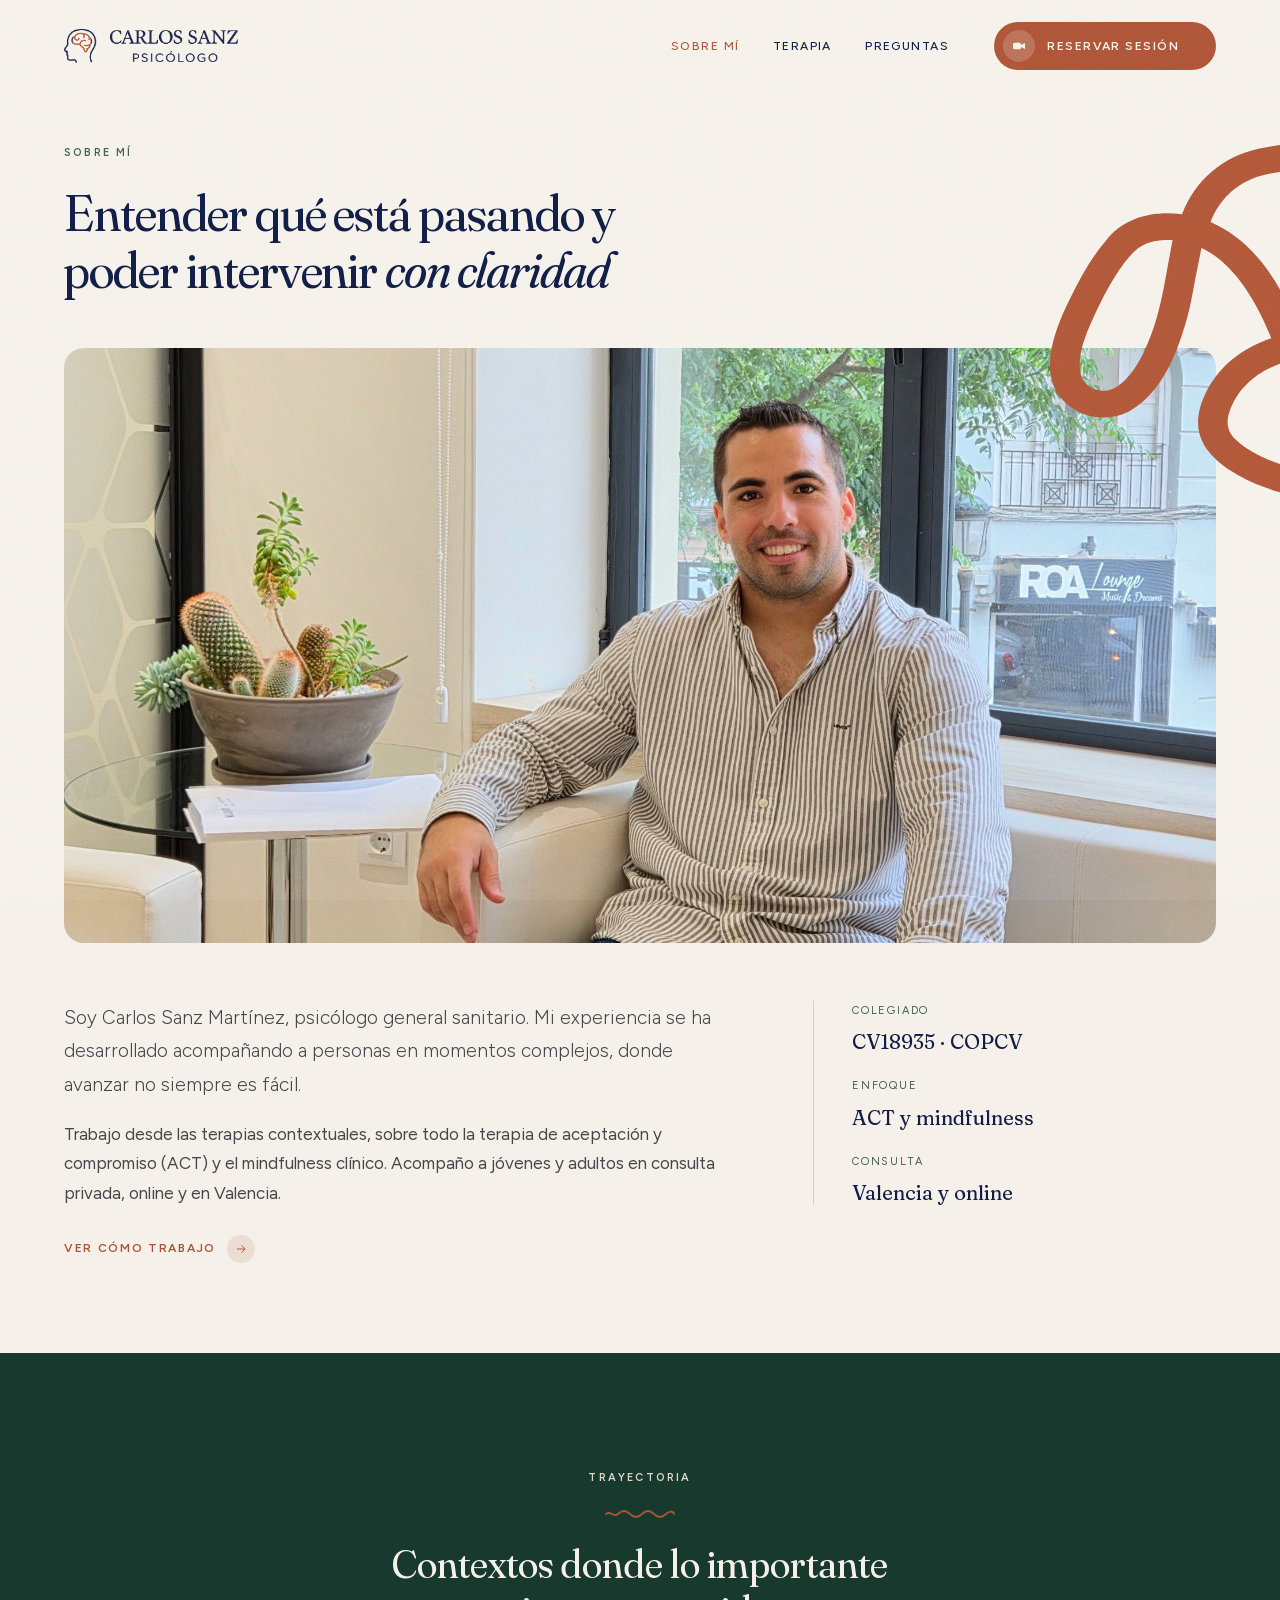
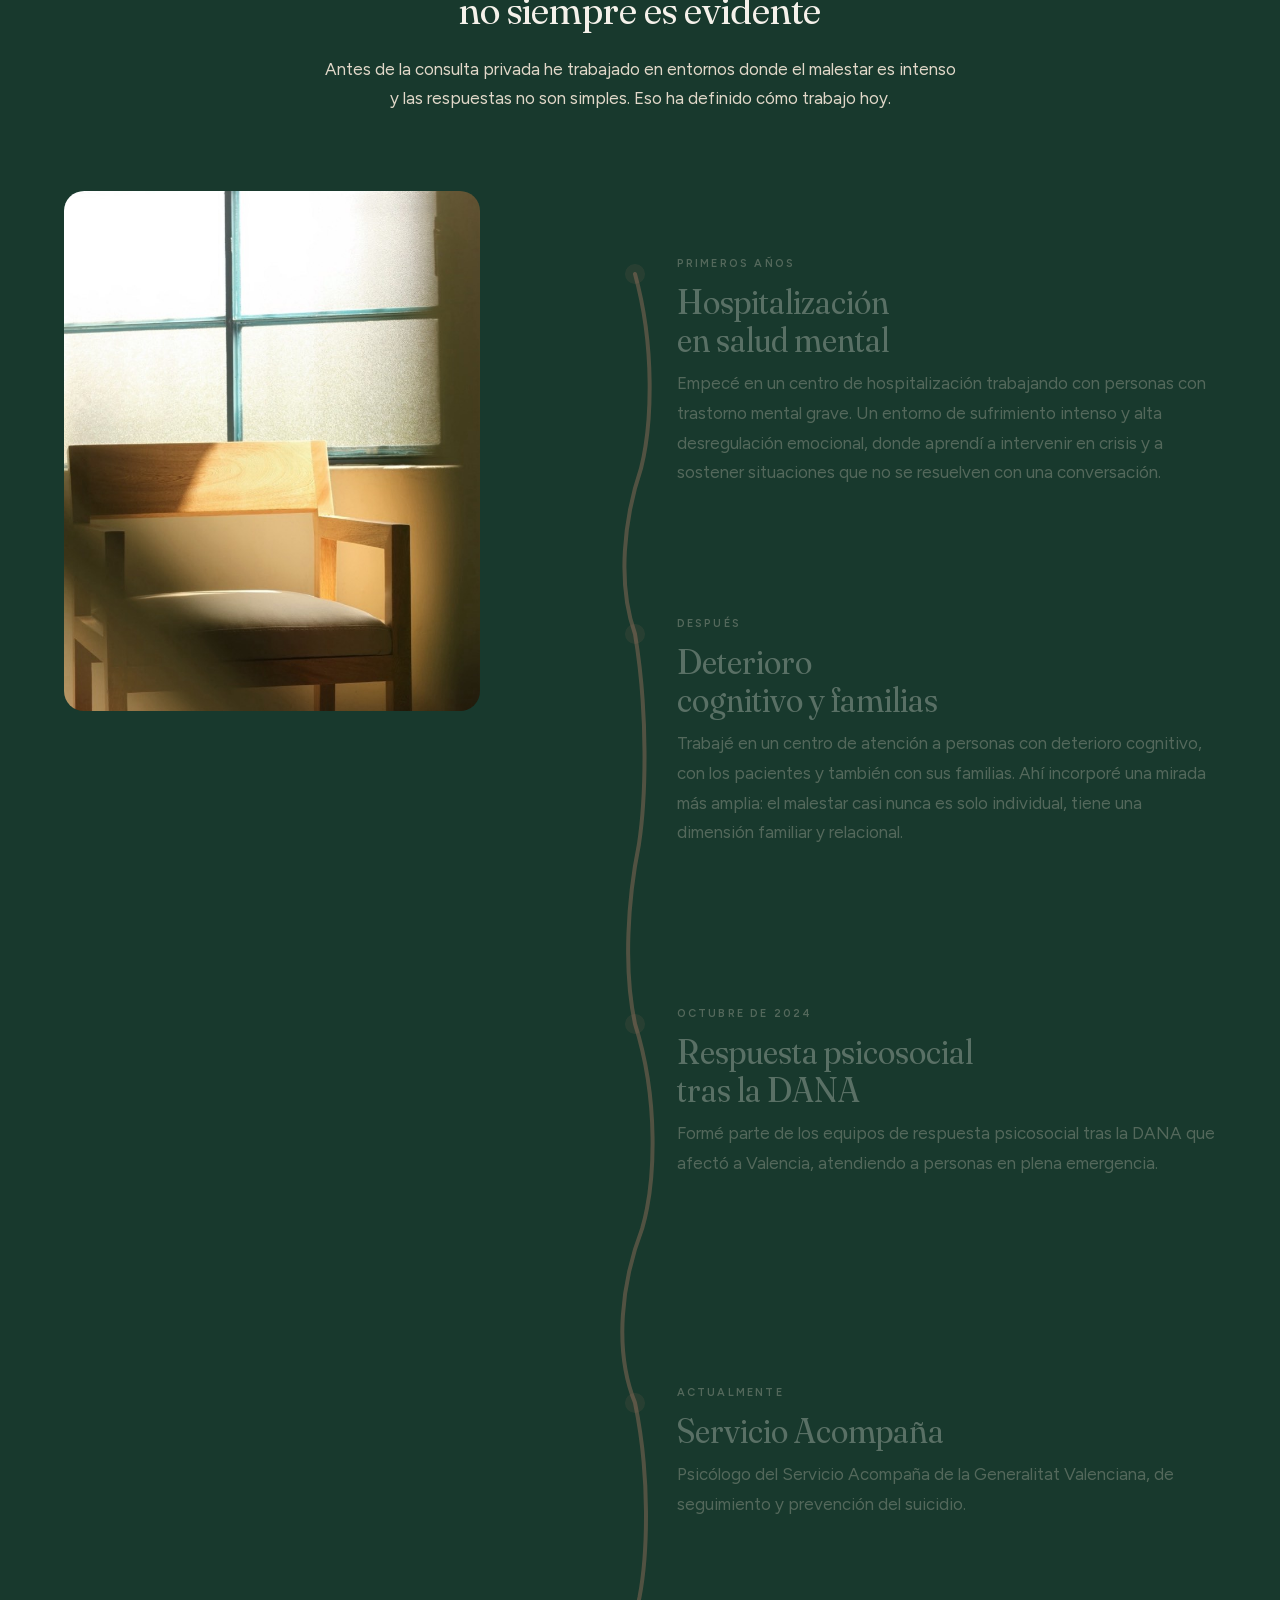
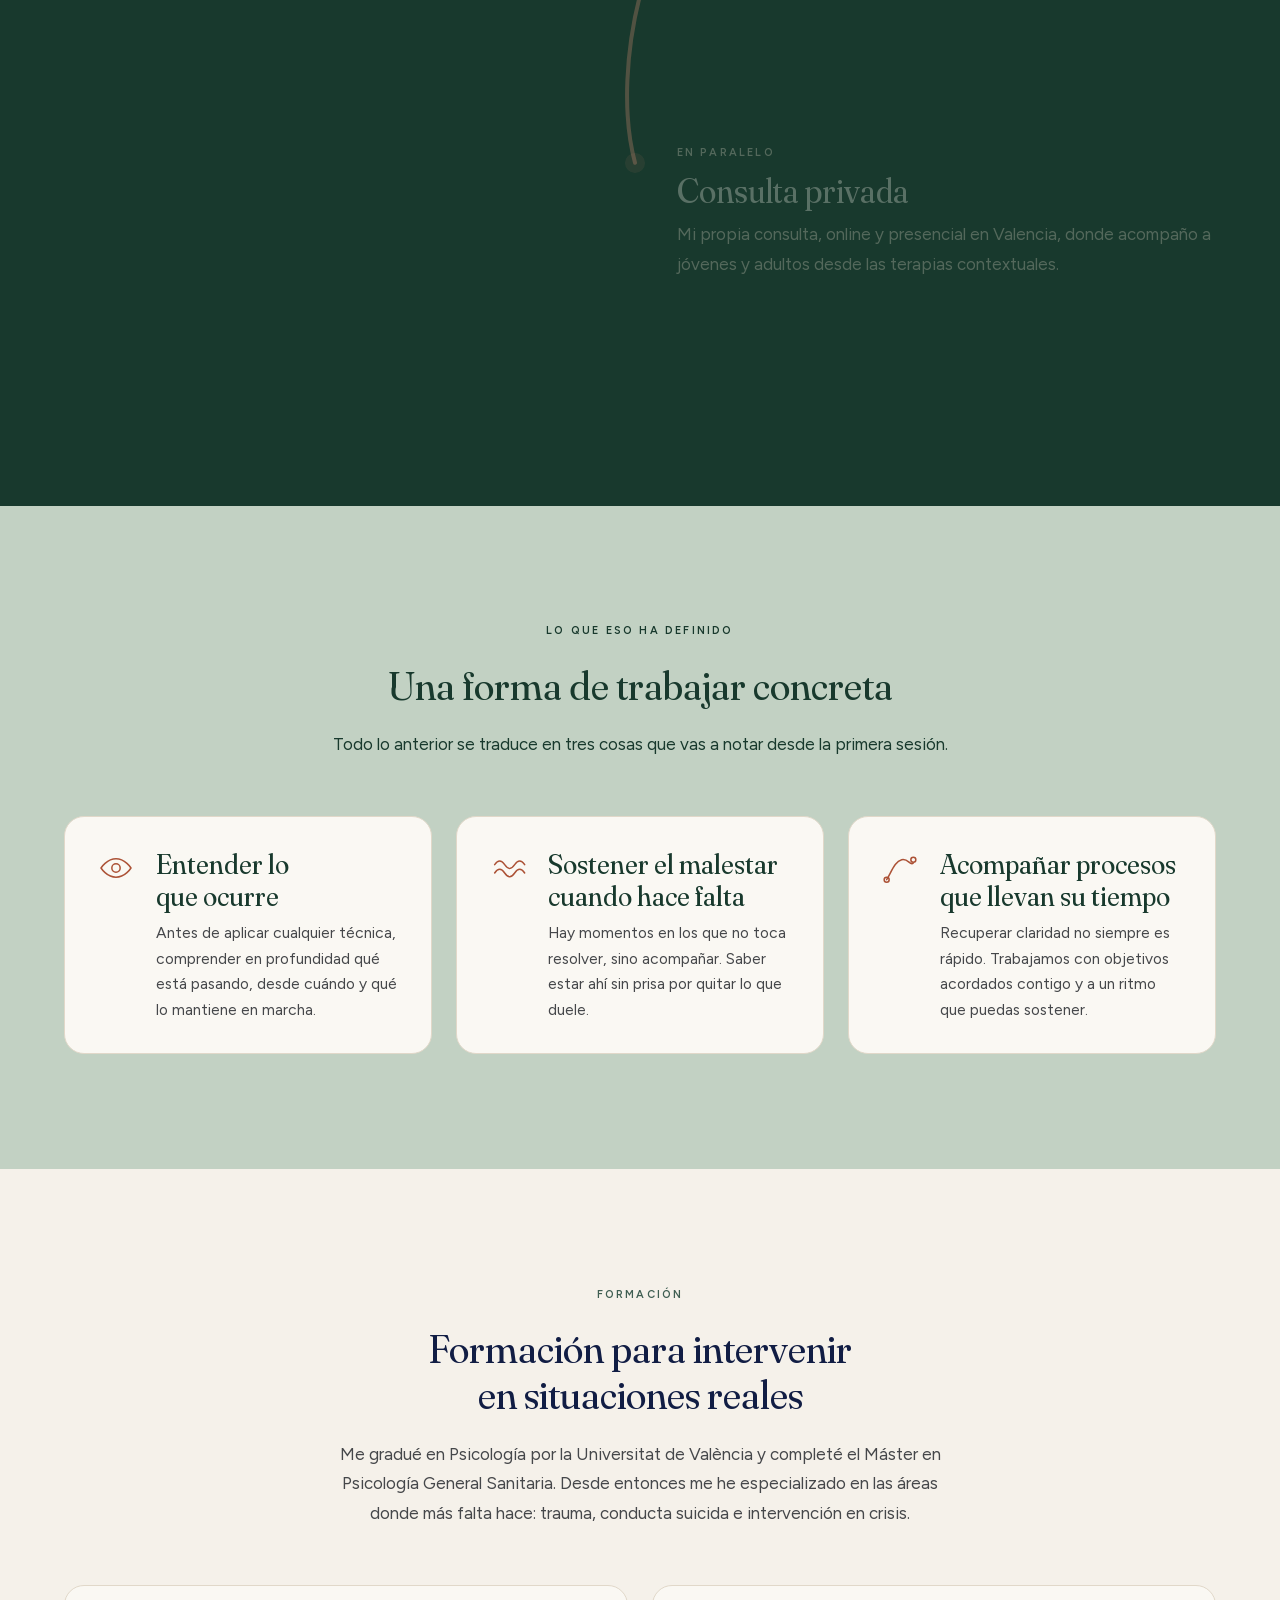
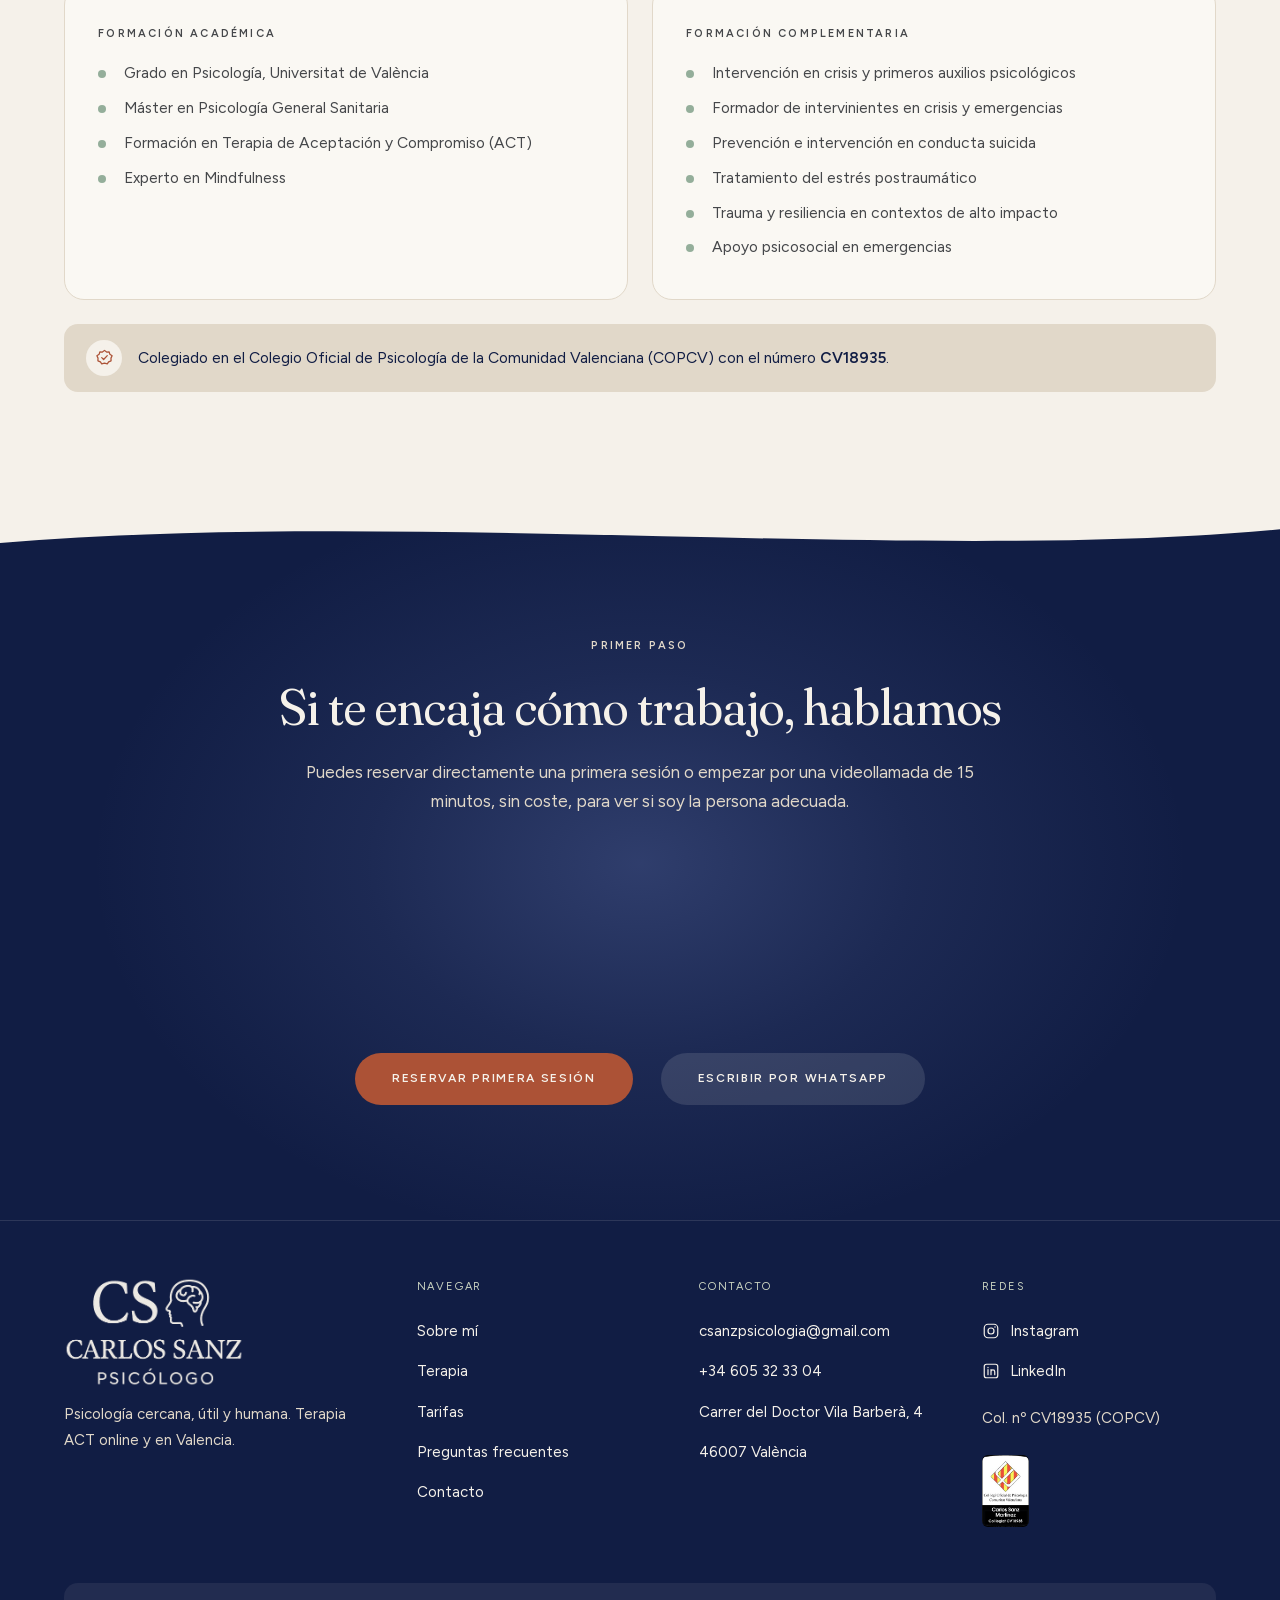
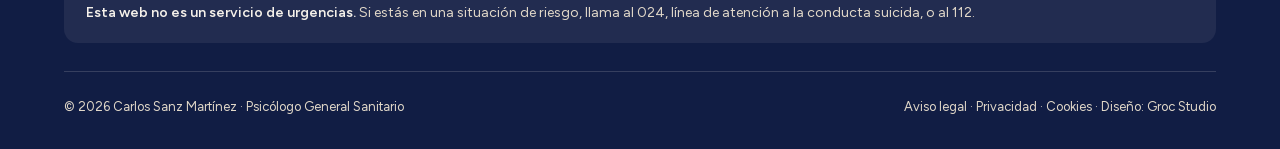
<file: sobre-mi.html>
<!doctype html>
<html lang="es">
<head>
<meta charset="utf-8">
<meta name="viewport" content="width=device-width, initial-scale=1">
<title>Sobre mí | Carlos Sanz, psicólogo en Valencia</title>
<meta name="description" content="Carlos Sanz Martínez, psicólogo general sanitario colegiado CV18935. Experiencia en hospitalización de salud mental, emergencias y trauma. Formación en ACT y mindfulness.">
<link rel="canonical" href="https://csanzpsicologia.com/sobre-mi.html">
<meta property="og:type" content="profile">
<meta property="og:title" content="Sobre mí | Carlos Sanz, psicólogo">
<meta property="og:description" content="Entender qué está pasando y poder intervenir con claridad.">
<meta property="og:url" content="https://csanzpsicologia.com/sobre-mi.html">
<meta property="og:site_name" content="Carlos Sanz Psicólogo">
<meta property="og:locale" content="es_ES">
<meta property="og:image" content="https://csanzpsicologia.com/assets/img/og.jpg">
<meta property="og:image:width" content="1200">
<meta property="og:image:height" content="630">
<meta property="og:image:alt" content="Carlos Sanz, psicólogo, en su consulta de Valencia">
<meta name="twitter:card" content="summary_large_image">
<meta name="author" content="Carlos Sanz Martínez">
<meta name="theme-color" content="#F5F1EA">
<link rel="icon" type="image/png" sizes="32x32" href="assets/img/favicon-32.png">
<link rel="icon" type="image/png" sizes="64x64" href="assets/img/favicon-64.png">
<link rel="icon" type="image/png" sizes="192x192" href="assets/img/favicon-192.png">
<link rel="apple-touch-icon" sizes="180x180" href="assets/img/apple-touch-icon.png">
<link rel="preload" as="font" type="font/woff2" href="assets/fonts/fraunces-normal-latin.woff2" crossorigin>
<link rel="preload" as="font" type="font/woff2" href="assets/fonts/figtree-normal-latin.woff2" crossorigin>
<link rel="stylesheet" href="assets/css/styles.css?v=202610012009">
<link rel="preload" as="image" href="assets/img/carlos-retrato-ancha.jpg" fetchpriority="high">
<script type="application/ld+json">
{
  "@context": "https://schema.org",
  "@type": "Person",
  "@id": "https://csanzpsicologia.com/sobre-mi.html#carlos-sanz",
  "name": "Carlos Sanz Martínez",
  "givenName": "Carlos",
  "familyName": "Sanz Martínez",
  "jobTitle": "Psicólogo General Sanitario",
  "description": "Psicólogo general sanitario colegiado CV18935 (COPCV). Especialista en terapia de aceptación y compromiso (ACT) y mindfulness. Experiencia en hospitalización de salud mental, atención a personas con deterioro cognitivo y sus familias, respuesta psicosocial tras la DANA de Valencia y el Servicio Acompaña de prevención del suicidio de la Generalitat Valenciana.",
  "url": "https://csanzpsicologia.com/sobre-mi.html",
  "image": "https://csanzpsicologia.com/assets/img/og.jpg",
  "alumniOf": {
    "@type": "CollegeOrUniversity",
    "name": "Universitat de València"
  },
  "memberOf": {
    "@type": "Organization",
    "name": "Colegio Oficial de Psicología de la Comunidad Valenciana (COPCV)"
  },
  "identifier": {
    "@type": "PropertyValue",
    "name": "Número de colegiado",
    "value": "CV18935"
  },
  "hasCredential": [
    {
      "@type": "EducationalOccupationalCredential",
      "name": "Grado en Psicología",
      "credentialCategory": "degree"
    },
    {
      "@type": "EducationalOccupationalCredential",
      "name": "Máster en Psicología General Sanitaria",
      "credentialCategory": "degree"
    },
    {
      "@type": "EducationalOccupationalCredential",
      "name": "Formación en Terapia de Aceptación y Compromiso (ACT)"
    },
    {
      "@type": "EducationalOccupationalCredential",
      "name": "Experto en Mindfulness"
    }
  ],
  "knowsAbout": [
    "Terapia de aceptación y compromiso (ACT)",
    "Mindfulness",
    "Intervención en crisis",
    "Prevención de la conducta suicida",
    "Trauma y estrés postraumático",
    "Apoyo psicosocial en emergencias"
  ],
  "worksFor": {
    "@id": "https://csanzpsicologia.com/#consulta"
  },
  "workLocation": {
    "@type": "Place",
    "address": {
      "@type": "PostalAddress",
      "streetAddress": "Carrer del Doctor Vila Barberà, 4",
      "postalCode": "46007",
      "addressLocality": "València",
      "addressCountry": "ES"
    }
  },
  "sameAs": [
    "https://www.instagram.com/csanzpsicologia",
    "https://es.linkedin.com/in/carlos-sanz-martinez-2a784522a"
  ]
}
</script>
</head>
<body>
<a class="saltar" href="#contenido">Saltar al contenido</a>

<header class="contenedor cabecera-fija">
  <div class="cabecera">
    <a class="cabecera__marca" href="/" aria-label="Carlos Sanz, psicólogo. Inicio">
      <span class="cabecera__icono" aria-hidden="true"></span>
      <img src="assets/img/marca.png" alt="Carlos Sanz Psicólogo" width="146" height="40">
    </a>
    <button class="menu__toggle" type="button" aria-expanded="false" aria-controls="menu-principal" aria-label="Abrir menú">
      <svg viewBox="0 0 24 24" width="18" height="18" aria-hidden="true"><path d="M4 9h16M4 15h16" stroke="currentColor" stroke-width="1.6" fill="none"/></svg>
    </button>
    <nav class="menu" id="menu-principal" aria-label="Principal">
      <a href="sobre-mi.html">Sobre mí</a>
      <a href="terapia.html">Terapia</a>
      <a href="terapia.html#preguntas">Preguntas</a>
      <a class="btn btn--primario btn--icono" href="contacto.html"><span class="btn__icono" aria-hidden="true"><svg viewBox="0 0 24 24"><rect x="3" y="7" width="12" height="10" rx="2.5"/><path d="M15 10.5l6-3v9l-6-3z"/></svg></span><span>Reservar sesión</span></a>
    </nav>
  </div>
</header>

<main id="contenido" class="sobre-hero__garabato-clip">

  <!-- 1. CABECERA: titular a todo el ancho y foto panorámica -->
  <section class="contenedor sobre-hero">
    <div class="pila sobre-hero__texto">
      <p class="eyebrow">Sobre mí</p>
      <h1 class="sobre-hero__titulo">Entender qué está pasando y poder intervenir <em class="nombre">con claridad</em></h1>
    </div>

    <div class="foto-panoramica">
      <img src="assets/img/carlos-retrato-ancha.jpg" alt="Carlos Sanz sentado en su consulta de Valencia, junto a la ventana" width="2000" height="1033" fetchpriority="high">
    </div>
    <img class="sobre-hero__garabato" src="assets/img/sobre-garabato.svg" alt="" aria-hidden="true">

    <div class="sobre-intro">
      <div class="pila">
        <p class="lede">Soy Carlos Sanz Martínez, psicólogo general sanitario. Mi experiencia se ha desarrollado acompañando a personas en momentos complejos, donde avanzar no siempre es fácil.</p>
        <p class="apoyo">Trabajo desde las terapias contextuales, sobre todo la terapia de aceptación y compromiso (ACT) y el mindfulness clínico. Acompaño a jóvenes y adultos en consulta privada, online y en Valencia.</p>
        <a class="enlace-flecha" href="terapia.html">
          <span>Ver cómo trabajo</span>
          <span class="circulo" aria-hidden="true"><svg viewBox="0 0 24 24"><path d="M5 12h14M13 6l6 6-6 6"/></svg></span>
        </a>
      </div>
      <dl class="sobre-datos">
        <div class="dato"><dt>Colegiado</dt><dd>CV18935 · COPCV</dd></div>
        <div class="dato"><dt>Enfoque</dt><dd>ACT y mindfulness</dd></div>
        <div class="dato"><dt>Consulta</dt><dd>Valencia y online</dd></div>
      </dl>
    </div>
  </section>

  <!-- 2. TRAYECTORIA, BANDA ABETO -->
  <section class="banda banda--abeto trayectoria-banda" id="trayectoria">
    <div class="contenedor seccion">
      <div class="centrado estrecho" style="margin-inline: auto; margin-bottom: clamp(48px, 6vw, 80px)">
        <p class="eyebrow eyebrow--claro">Trayectoria</p>
        <svg class="ondita" viewBox="0 0 72 10" aria-hidden="true"><path d="M2 5C6 1 10 9 14 5s8-4 12 0 8 4 12 0 8-4 12 0 8 4 12 0 8-2 8 0" stroke="#D68F74"/></svg>
        <h2>Contextos donde lo importante no siempre es evidente</h2>
        <p class="apoyo--claro">Antes de la consulta privada he trabajado en entornos donde el malestar es intenso y las respuestas no son simples. Eso ha definido cómo trabajo hoy.</p>
      </div>
      <div class="trayectoria">
        <div class="trayectoria__lado">
          <div class="trayectoria__foto" aria-hidden="true">
            <img class="activa" src="assets/img/stock-hospital.jpg" alt="" width="1050" height="1400" loading="lazy">
            <img src="assets/img/carlos-escribiendo.jpg" alt="" width="1050" height="1400" loading="lazy">
            <img src="assets/img/stock-dana.jpg" alt="" width="1050" height="1400" loading="lazy">
            <img src="assets/img/stock-acompana.jpg" alt="" width="897" height="1121" loading="lazy">
            <img src="assets/img/carlos-cuadro.jpg" alt="" width="1050" height="1400" loading="lazy">
          </div>
        </div>
        <ol class="hitos">
          <svg class="hitos__hilo" aria-hidden="true"><path class="hitos__pista" d="M0,0"/><path class="hitos__avance" pathLength="1" d="M0,0"/></svg>
          <li class="hito">
            <div class="hito__cuerpo">
              <p class="hito__cuando">Primeros años</p>
              <h3>Hospitalización en salud mental</h3>
              <p>Empecé en un centro de hospitalización trabajando con personas con trastorno mental grave. Un entorno de sufrimiento intenso y alta desregulación emocional, donde aprendí a intervenir en crisis y a sostener situaciones que no se resuelven con una conversación.</p>
            </div>
          </li>
          <li class="hito">
            <div class="hito__cuerpo">
              <p class="hito__cuando">Después</p>
              <h3>Deterioro cognitivo y familias</h3>
              <p>Trabajé en un centro de atención a personas con deterioro cognitivo, con los pacientes y también con sus familias. Ahí incorporé una mirada más amplia: el malestar casi nunca es solo individual, tiene una dimensión familiar y relacional.</p>
            </div>
          </li>
          <li class="hito">
            <div class="hito__cuerpo">
              <p class="hito__cuando">Octubre de 2024</p>
              <h3>Respuesta psicosocial tras la DANA</h3>
              <p>Formé parte de los equipos de respuesta psicosocial tras la DANA que afectó a Valencia, atendiendo a personas en plena emergencia.</p>
            </div>
          </li>
          <li class="hito">
            <div class="hito__cuerpo">
              <p class="hito__cuando">Actualmente</p>
              <h3>Servicio Acompaña</h3>
              <p>Psicólogo del Servicio Acompaña de la Generalitat Valenciana, de seguimiento y prevención del suicidio.</p>
            </div>
          </li>
          <li class="hito">
            <div class="hito__cuerpo">
              <p class="hito__cuando">En paralelo</p>
              <h3>Consulta privada</h3>
              <p>Mi propia consulta, online y presencial en Valencia, donde acompaño a jóvenes y adultos desde las terapias contextuales.</p>
            </div>
          </li>
        </ol>
      </div>
    </div>
  </section>

  <!-- 3. FORMA DE TRABAJAR, BANDA SALVIA -->
  <section class="banda banda--salvia" id="forma">
    <div class="contenedor seccion">
      <div class="centrado estrecho" style="margin-inline: auto; margin-bottom: 56px">
        <p class="eyebrow" style="color: var(--abeto)">Lo que eso ha definido</p>
        <h2>Una forma de trabajar concreta</h2>
        <p style="color: var(--abeto)">Todo lo anterior se traduce en tres cosas que vas a notar desde la primera sesión.</p>
      </div>
      <div class="rejilla rejilla--3 areas">
        <article class="area">
          <span class="icono" aria-hidden="true"><svg viewBox="0 0 48 48"><path d="M6 24s7-11 18-11 18 11 18 11-7 11-18 11S6 24 6 24z"/><circle cx="24" cy="24" r="5"/></svg></span>
          <div class="area__texto">
            <h3>Entender lo que ocurre</h3>
            <p>Antes de aplicar cualquier técnica, comprender en profundidad qué está pasando, desde cuándo y qué lo mantiene en marcha.</p>
          </div>
        </article>
        <article class="area">
          <span class="icono" aria-hidden="true"><svg viewBox="0 0 48 48"><path d="M8 30c4-6 8-6 12 0s8 6 12 0 8-6 12 0"/><path d="M8 20c4-6 8-6 12 0s8 6 12 0 8-6 12 0"/></svg></span>
          <div class="area__texto">
            <h3>Sostener el malestar cuando hace falta</h3>
            <p>Hay momentos en los que no toca resolver, sino acompañar. Saber estar ahí sin prisa por quitar lo que duele.</p>
          </div>
        </article>
        <article class="area">
          <span class="icono" aria-hidden="true"><svg viewBox="0 0 48 48"><path d="M8 38c6-10 10-22 18-24s10 8 14 4"/><circle cx="40" cy="14" r="3"/><circle cx="8" cy="38" r="3"/></svg></span>
          <div class="area__texto">
            <h3>Acompañar procesos que llevan su tiempo</h3>
            <p>Recuperar claridad no siempre es rápido. Trabajamos con objetivos acordados contigo y a un ritmo que puedas sostener.</p>
          </div>
        </article>
      </div>
    </div>
  </section>

  <!-- 4. FORMACIÓN -->
  <section class="contenedor seccion" id="formacion">
    <div class="centrado estrecho" style="margin-inline: auto; margin-bottom: 56px">
      <p class="eyebrow">Formación</p>
      <h2>Formación para intervenir en situaciones reales</h2>
      <p class="apoyo">Me gradué en Psicología por la Universitat de València y completé el Máster en Psicología General Sanitaria. Desde entonces me he especializado en las áreas donde más falta hace: trauma, conducta suicida e intervención en crisis.</p>
    </div>

    <div class="rejilla rejilla--2">
      <div class="tarjeta tarjeta--borde">
        <p class="eyebrow">Formación académica</p>
        <ul class="lista">
          <li>Grado en Psicología, Universitat de València</li>
          <li>Máster en Psicología General Sanitaria</li>
          <li>Formación en Terapia de Aceptación y Compromiso (ACT)</li>
          <li>Experto en Mindfulness</li>
        </ul>
      </div>
      <div class="tarjeta tarjeta--borde">
        <p class="eyebrow">Formación complementaria</p>
        <ul class="lista">
          <li>Intervención en crisis y primeros auxilios psicológicos</li>
          <li>Formador de intervinientes en crisis y emergencias</li>
          <li>Prevención e intervención en conducta suicida</li>
          <li>Tratamiento del estrés postraumático</li>
          <li>Trauma y resiliencia en contextos de alto impacto</li>
          <li>Apoyo psicosocial en emergencias</li>
        </ul>
      </div>
    </div>

    <p class="colegiado">
      <span class="colegiado__sello" aria-hidden="true"><svg viewBox="0 0 24 24"><path d="M12 3l2.6 2.1 3.3-.3.9 3.2 2.8 1.8-1.4 3 .1 3.4-3.1 1.3L15.5 20l-3.5-1-3.5 1-1.7-2.5-3.1-1.3.1-3.4-1.4-3 2.8-1.8.9-3.2 3.3.3z"/><path d="M8.5 12.2l2.4 2.3 4.6-4.8"/></svg></span>
      <span>Colegiado en el Colegio Oficial de Psicología de la Comunidad Valenciana (COPCV) con el número <strong>CV18935</strong>.</span>
    </p>
  </section>

  <!-- 5. CIERRE -->
  <section class="banda banda--navy banda--respira banda--respira-azul cierre">
    <svg class="onda" viewBox="0 0 1440 64" preserveAspectRatio="none" aria-hidden="true">
      <path d="M0,0 H1440 V10 C1120,64 340,-10 0,42 Z">
        <animate class="onda__anim" attributeName="d" dur="7s" repeatCount="indefinite" calcMode="spline" keySplines="0.45 0 0.55 1; 0.45 0 0.55 1; 0.45 0 0.55 1" keyTimes="0; 0.35; 0.7; 1"
          values="M0,0 H1440 V10 C1120,64 340,-10 0,42 Z; M0,0 H1440 V20 C1040,50 460,2 0,32 Z; M0,0 H1440 V6 C1180,70 300,-2 0,48 Z; M0,0 H1440 V10 C1120,64 340,-10 0,42 Z"/>
      </path>
    </svg>
    <div class="contenedor cierre__cuerpo">
      <div class="centrado" style="max-width: 760px; margin-inline: auto">
        <p class="eyebrow eyebrow--claro">Primer paso</p>
        <h2 class="cierre__titulo">Si te encaja cómo trabajo, hablamos</h2>
        <p class="apoyo--claro">Puedes reservar directamente una primera sesión o empezar por una videollamada de 15 minutos, sin coste, para ver si soy la persona adecuada.</p>
      </div>
    </div>
    <svg class="nudo" viewBox="0 0 1440 220" preserveAspectRatio="none" aria-hidden="true">
      <path class="nudo__trazo" pathLength="1" d="M0,110 H560 C600,110 620,30 700,22 C800,12 830,100 790,150 C750,200 650,200 630,140 C610,80 690,40 750,60 C820,85 830,170 760,190 C690,210 620,160 650,110 C680,60 780,50 810,100 C840,150 780,215 715,205 C650,195 610,130 645,90 C690,45 790,60 800,120 C810,180 740,225 690,195 C650,170 690,110 760,110 H1440"/>
    </svg>
    <div class="contenedor" style="padding-bottom: var(--band)">
      <div class="acciones acciones--centro">
        <a class="btn btn--primario" href="contacto.html">Reservar primera sesión</a>
        <a class="btn btn--claro btn--claro-abeto" href="https://wa.me/34605323304">Escribir por WhatsApp</a>
      </div>
    </div>
  </section>

</main>

<footer class="pie">
  <div class="contenedor">
    <div class="pie__cuerpo">
      <div class="pie__col pie__marca">
        <img src="assets/img/logo-crema.png" alt="Carlos Sanz Psicólogo" width="180" height="110" loading="lazy">
        <p style="color: var(--arena)">Psicología cercana, útil y humana. Terapia ACT online y en Valencia.</p>
      </div>
      <div class="pie__col">
        <p class="pie__titulo">Navegar</p>
        <a href="sobre-mi.html">Sobre mí</a>
        <a href="terapia.html">Terapia</a>
        <a href="terapia.html#tarifas">Tarifas</a>
        <a href="terapia.html#preguntas">Preguntas frecuentes</a>
        <a href="contacto.html">Contacto</a>
      </div>
      <div class="pie__col">
        <p class="pie__titulo">Contacto</p>
        <a href="mailto:csanzpsicologia@gmail.com">csanzpsicologia@gmail.com</a>
        <a href="https://wa.me/34605323304">+34 605 32 33 04</a>
        <span>Carrer del Doctor Vila Barberà, 4</span>
        <span>46007 València</span>
      </div>
      <div class="pie__col">
        <p class="pie__titulo">Redes</p>
        <a class="pie__red" href="https://www.instagram.com/csanzpsicologia" target="_blank" rel="noopener"><svg viewBox="0 0 24 24" aria-hidden="true"><rect x="3" y="3" width="18" height="18" rx="5"/><circle cx="12" cy="12" r="4"/><circle cx="17.3" cy="6.7" r="1" fill="currentColor" stroke="none"/></svg><span>Instagram</span></a>
        <a class="pie__red" href="https://es.linkedin.com/in/carlos-sanz-martinez-2a784522a" target="_blank" rel="noopener"><svg viewBox="0 0 24 24" aria-hidden="true"><rect x="3" y="3" width="18" height="18" rx="3"/><path d="M8 10v7M8 7v.5M12 17v-4a2.5 2.5 0 0 1 5 0v4M12 10v7"/></svg><span>LinkedIn</span></a>
        <span style="color: var(--arena); margin-top: 6px">Col. nº CV18935 (COPCV)</span>
        <img class="pie__sello" src="assets/img/sello-copcv.jpg" alt="Sello de colegiado del Col·legi Oficial de Psicologia de la Comunitat Valenciana, CV18935" width="172" height="260" loading="lazy">
      </div>
    </div>
    <p class="pie__urgencias"><strong>Esta web no es un servicio de urgencias.</strong> Si estás en una situación de riesgo, llama al 024, línea de atención a la conducta suicida, o al 112.</p>
    <div class="pie__legal">
      <span>© 2026 Carlos Sanz Martínez · Psicólogo General Sanitario</span>
      <span>
        <a href="aviso-legal.html">Aviso legal</a> ·
        <a href="privacidad.html">Privacidad</a> ·
        <a href="cookies.html">Cookies</a> ·
        <a href="https://groc.studio" target="_blank" rel="noopener">Diseño: Groc Studio</a>
      </span>
    </div>
  </div>
</footer>

<a class="btn btn--primario cta-flotante" href="contacto.html">Reservar sesión</a>

<script src="assets/js/main.js?v=202610012009"></script>
</body>
</html>
</file>
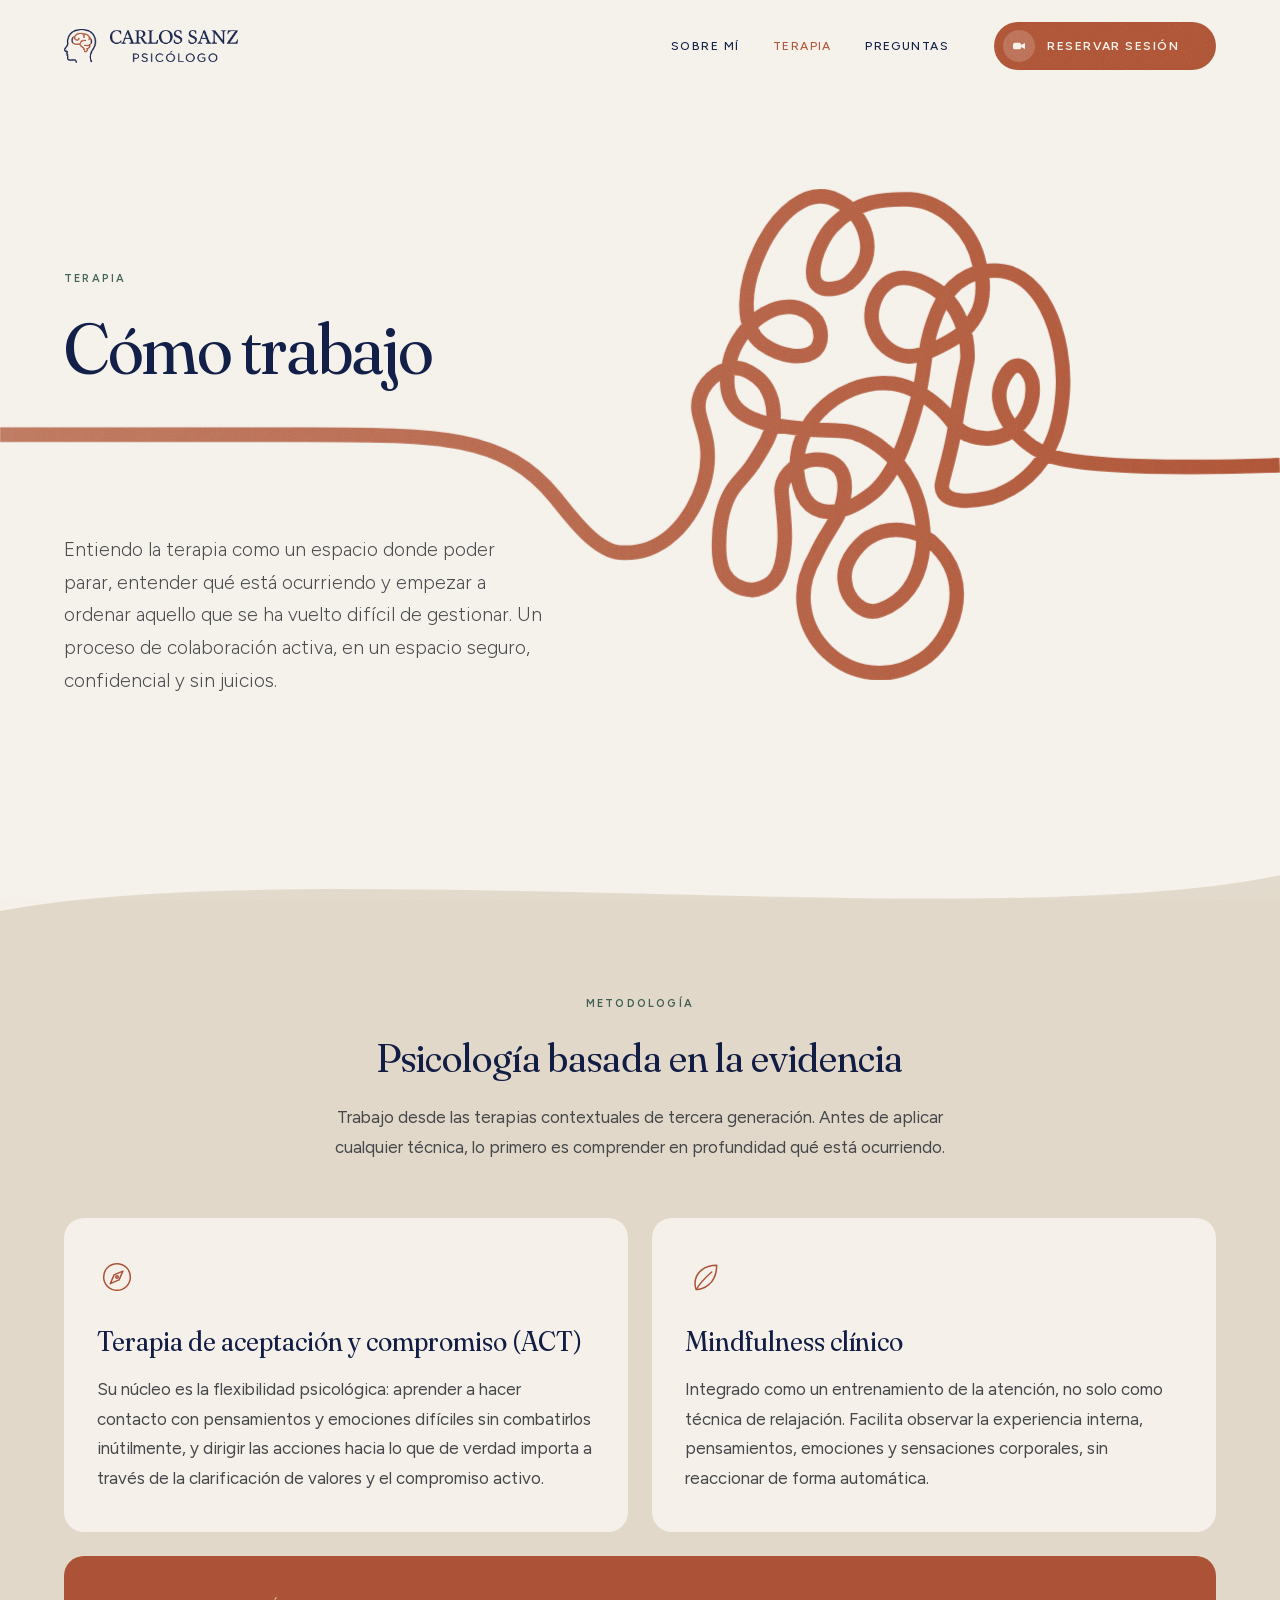
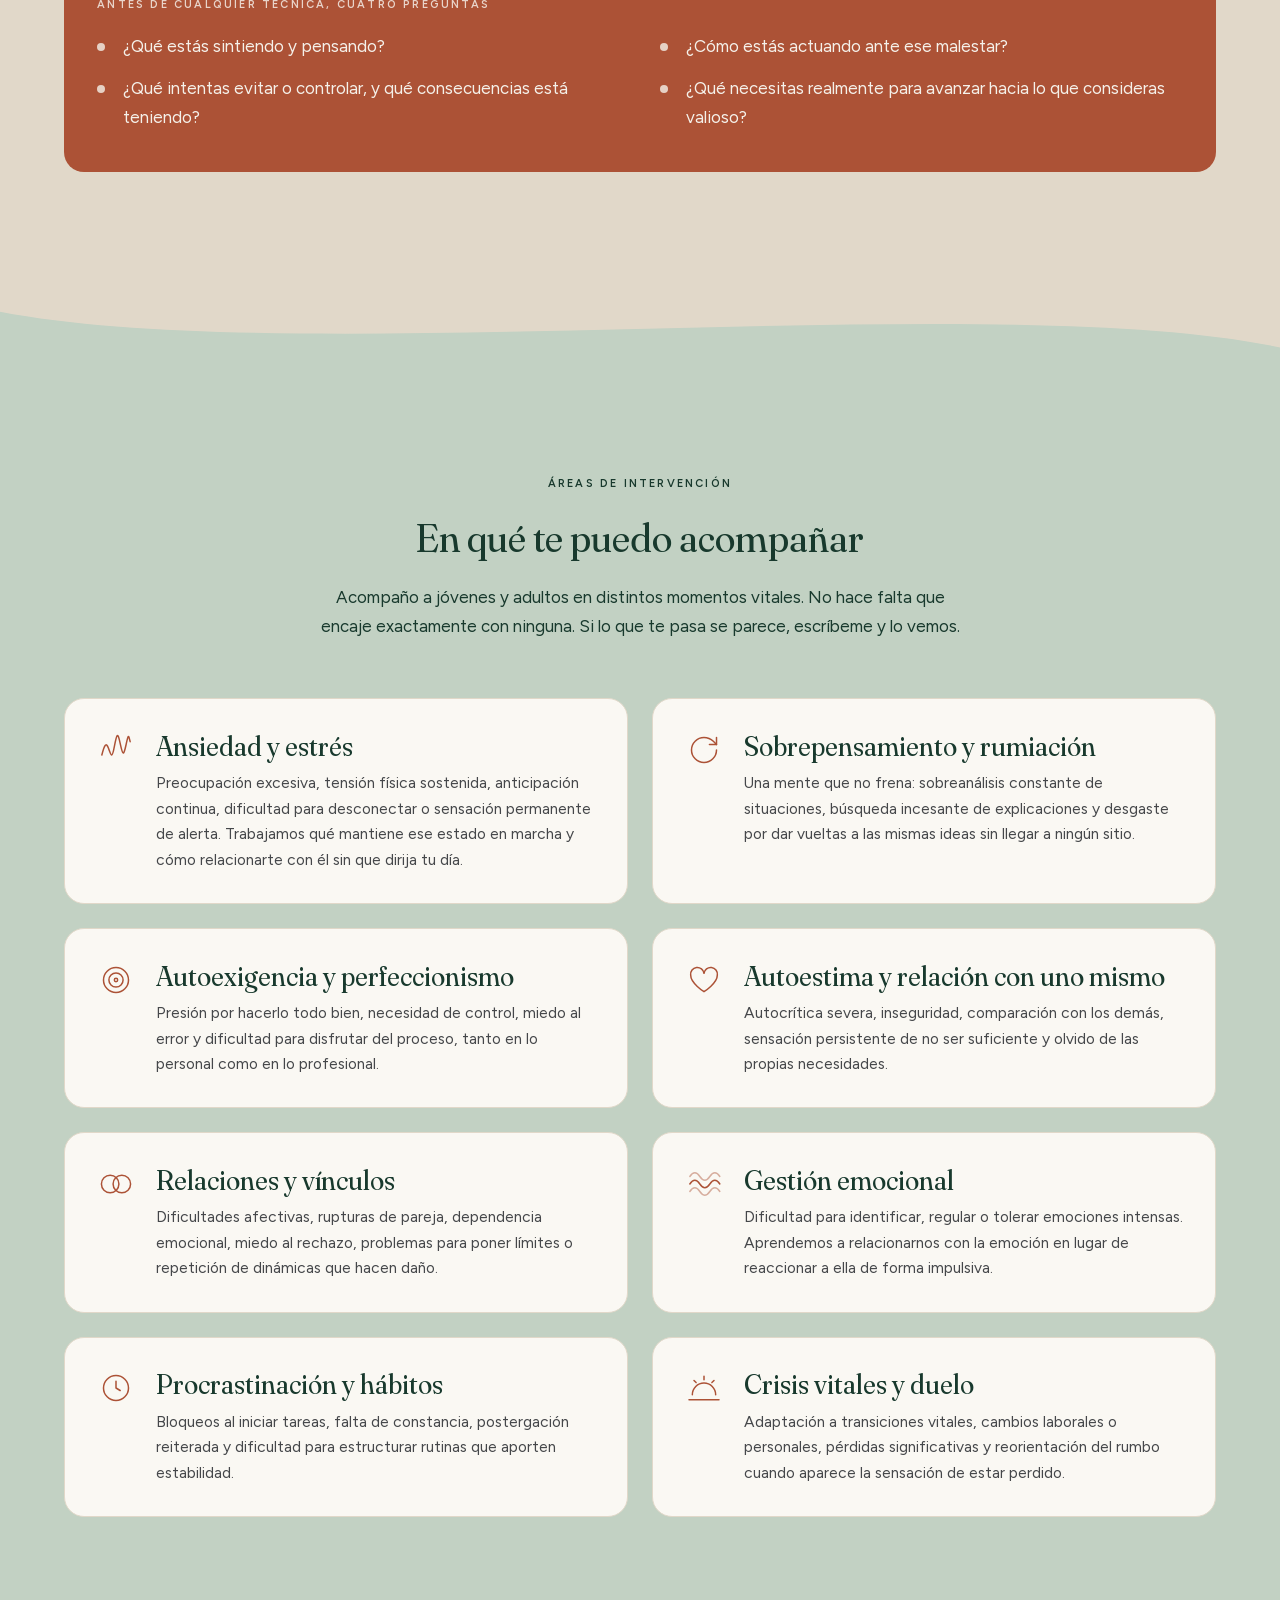
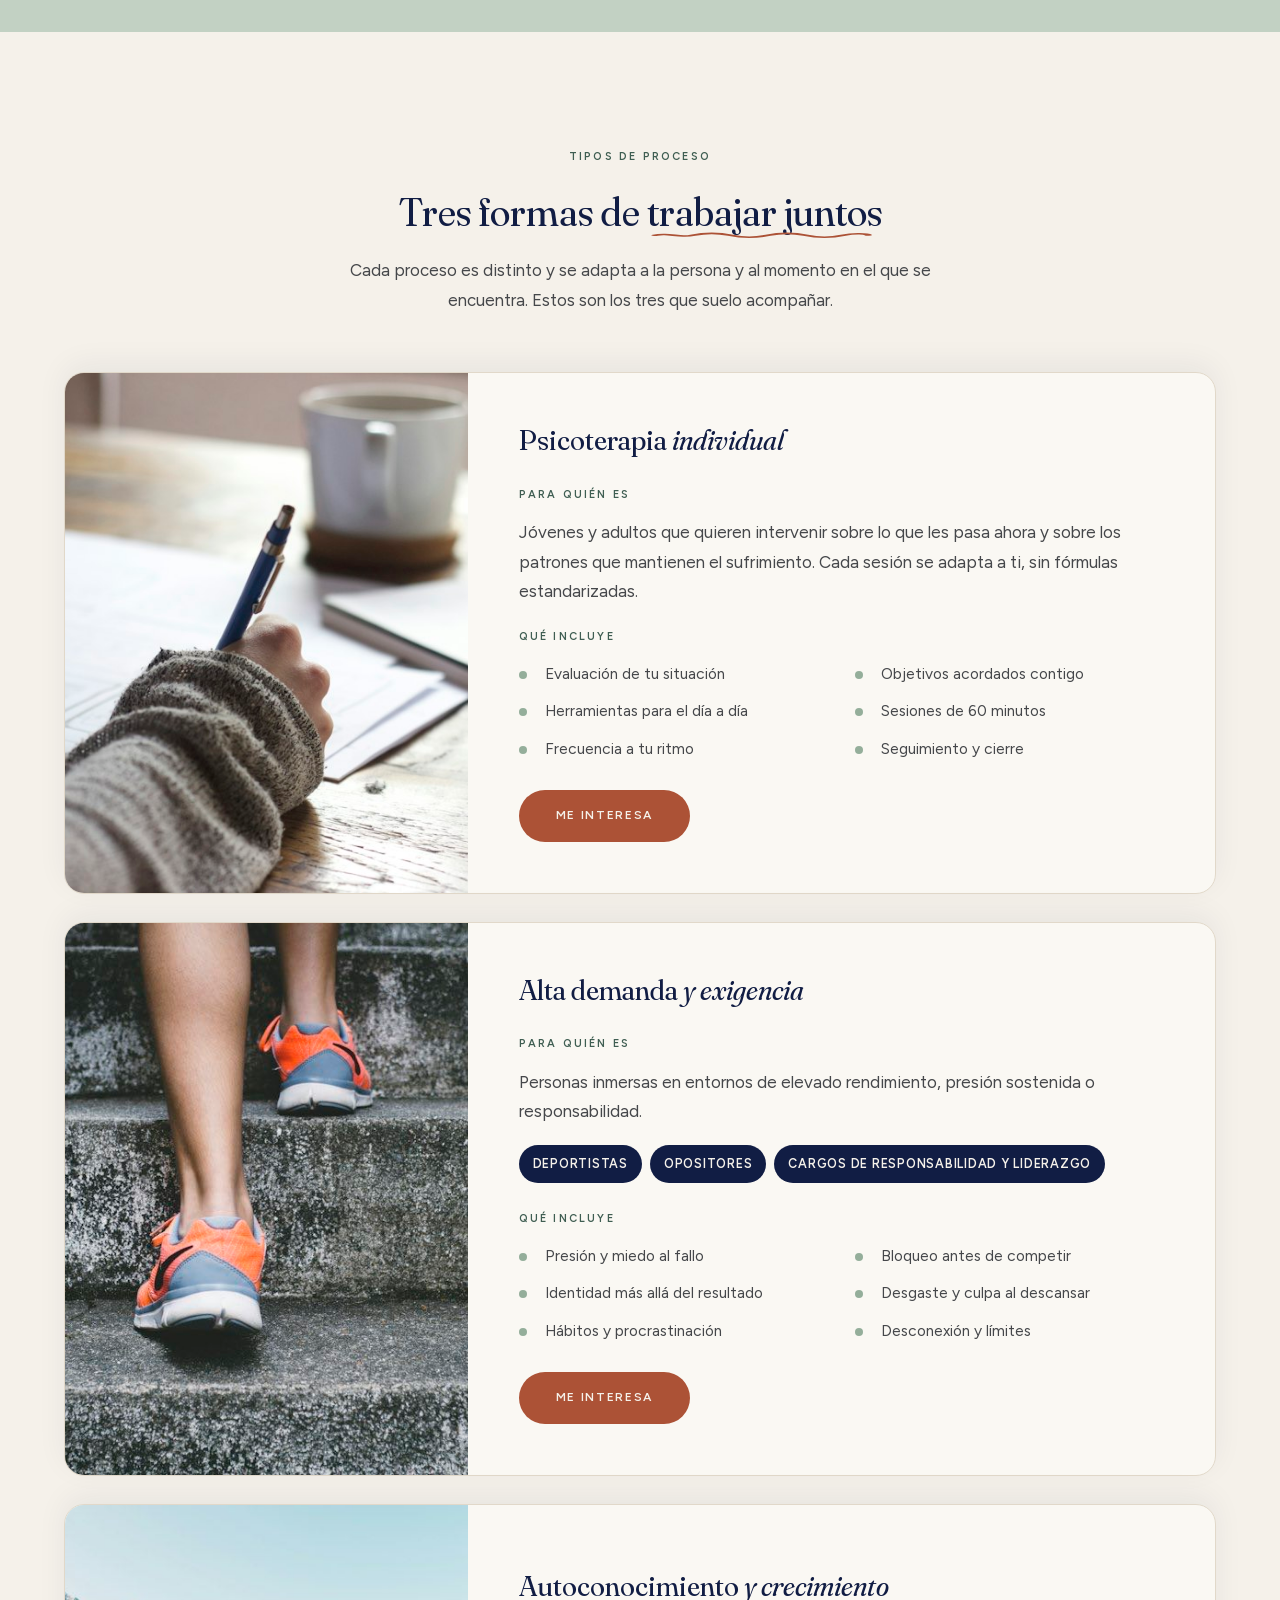
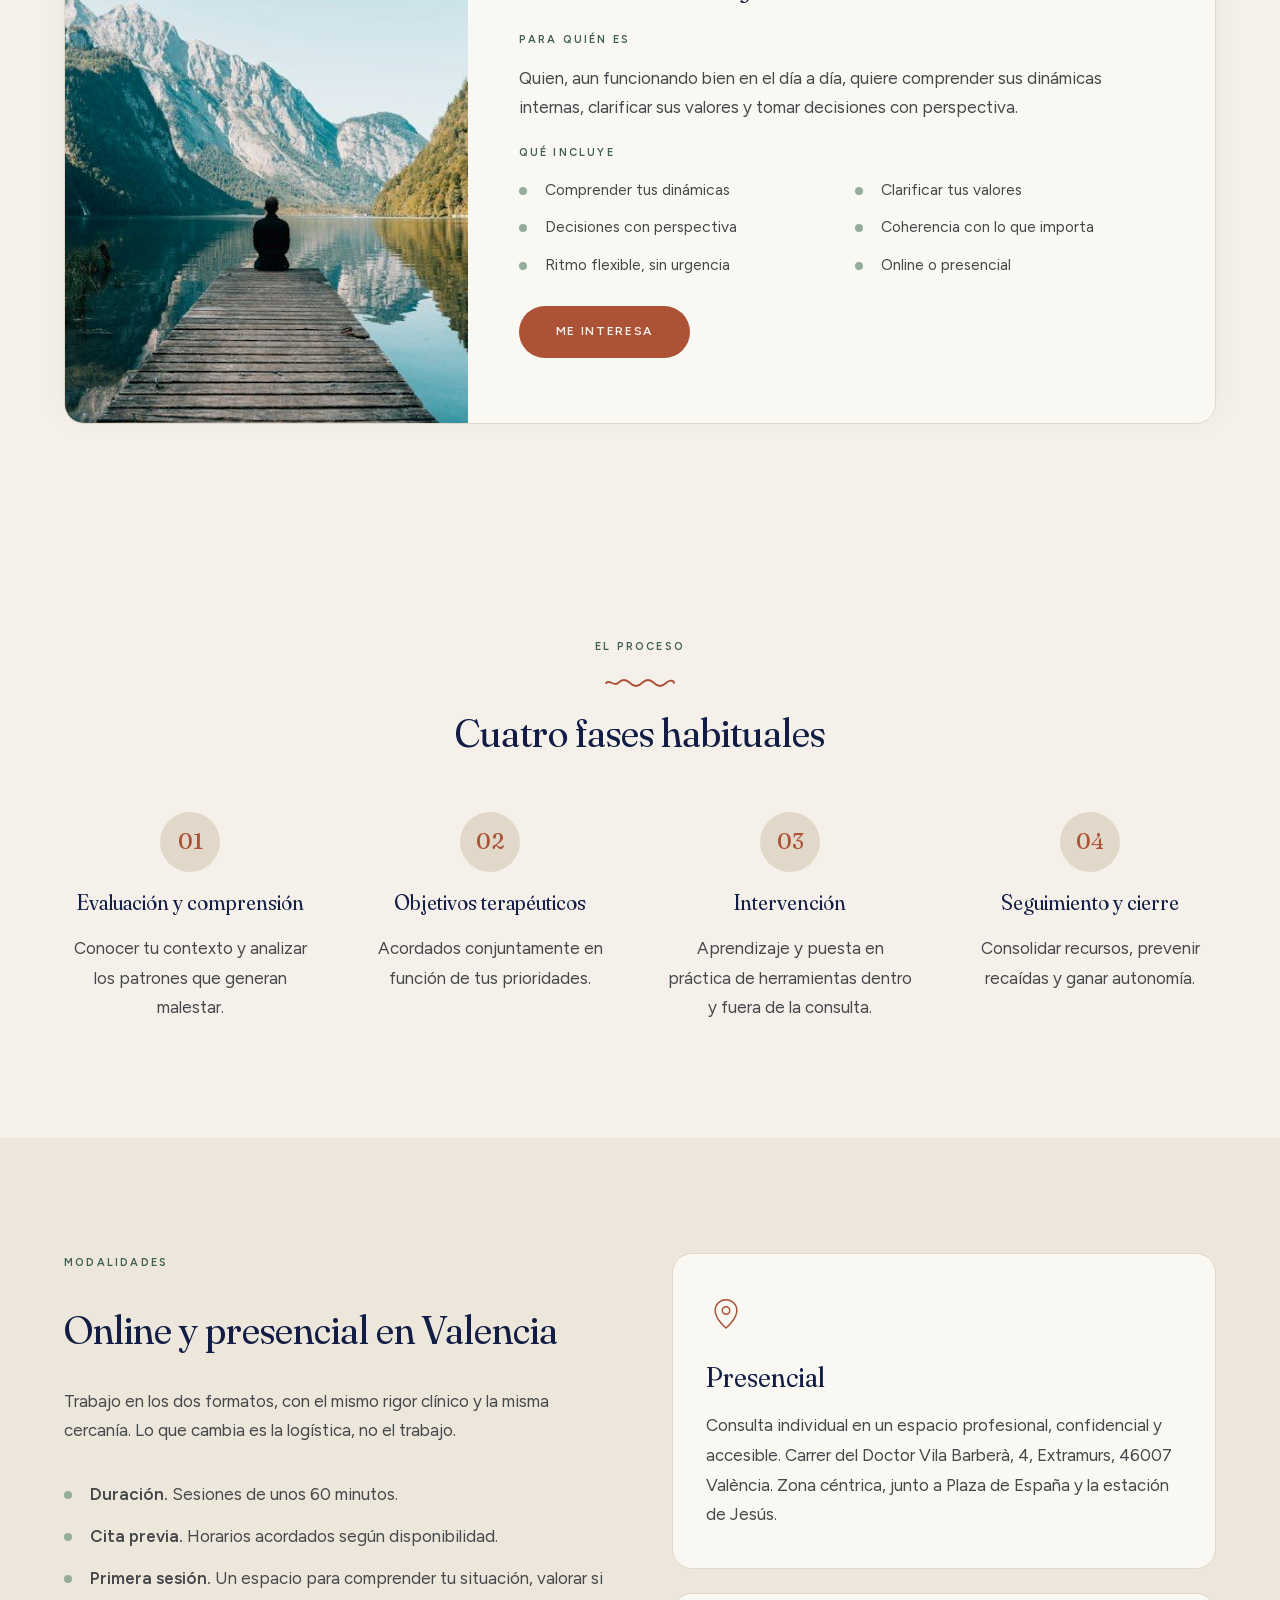
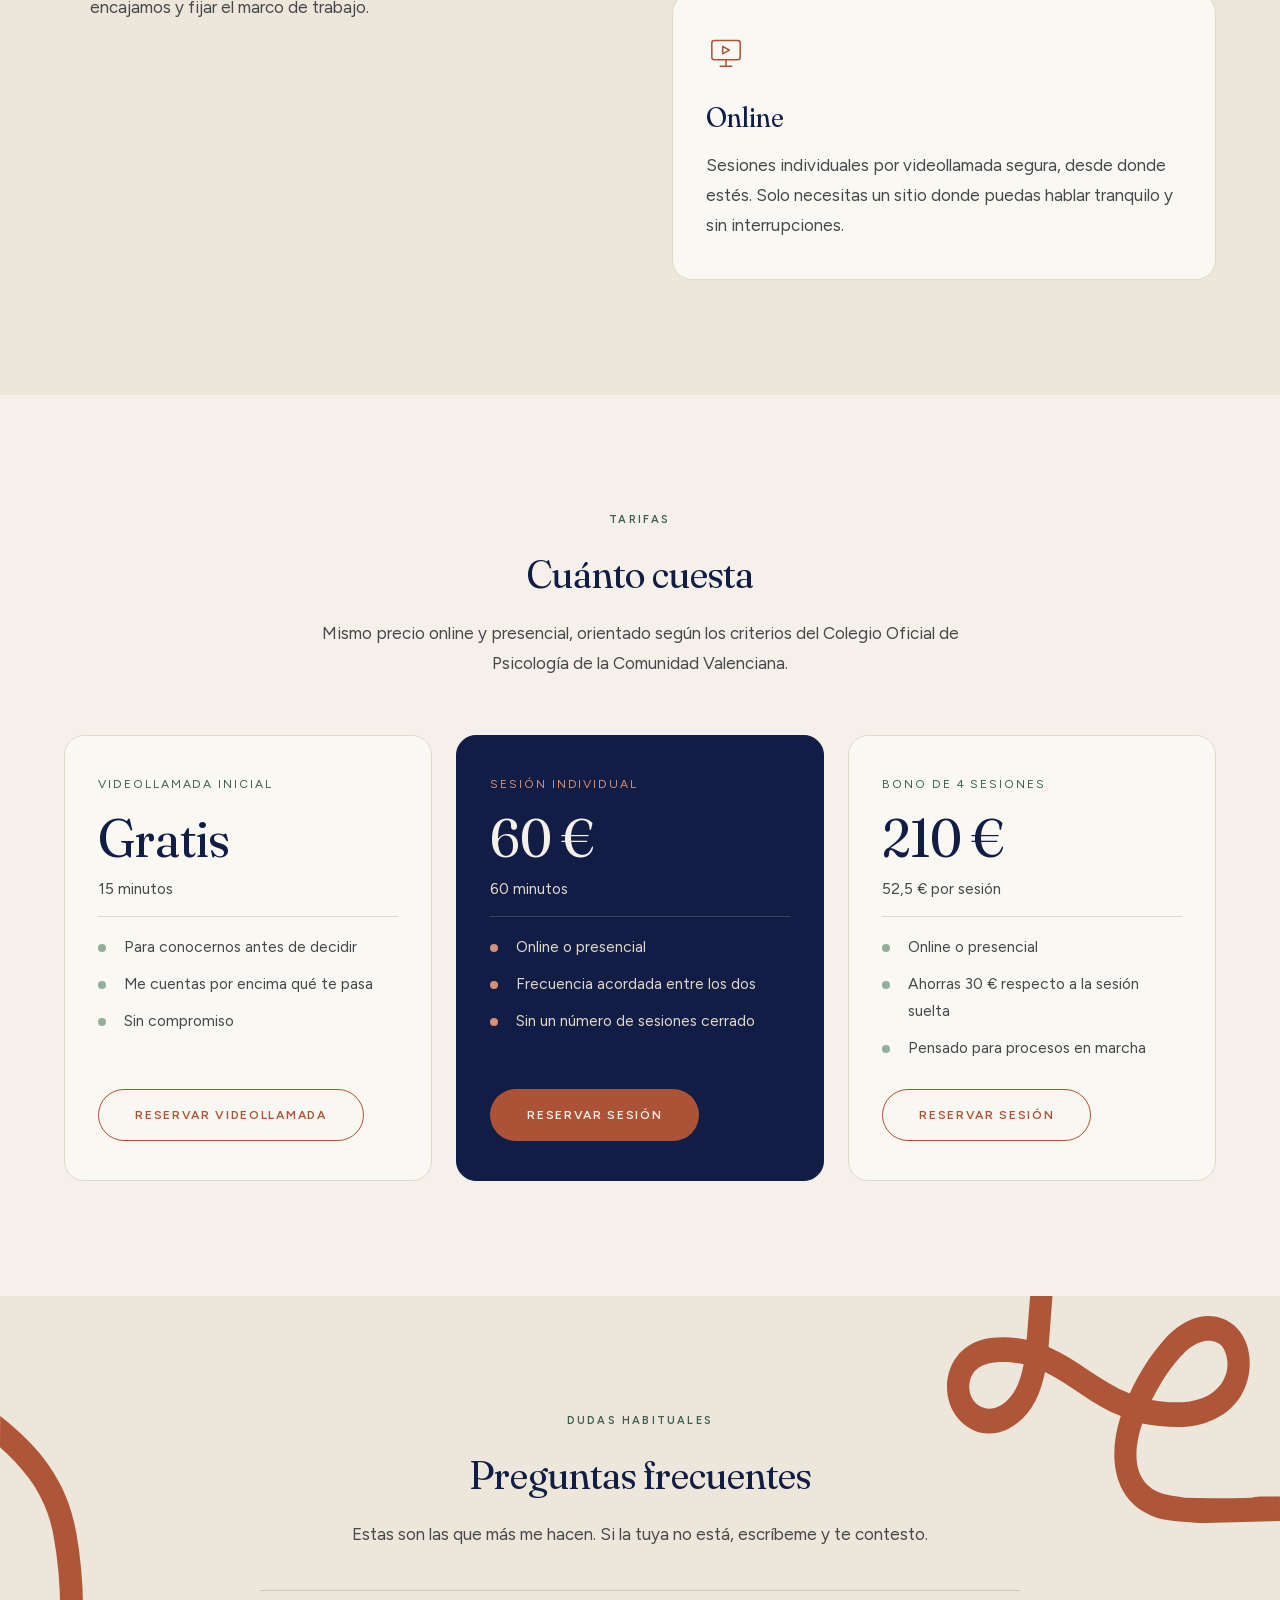
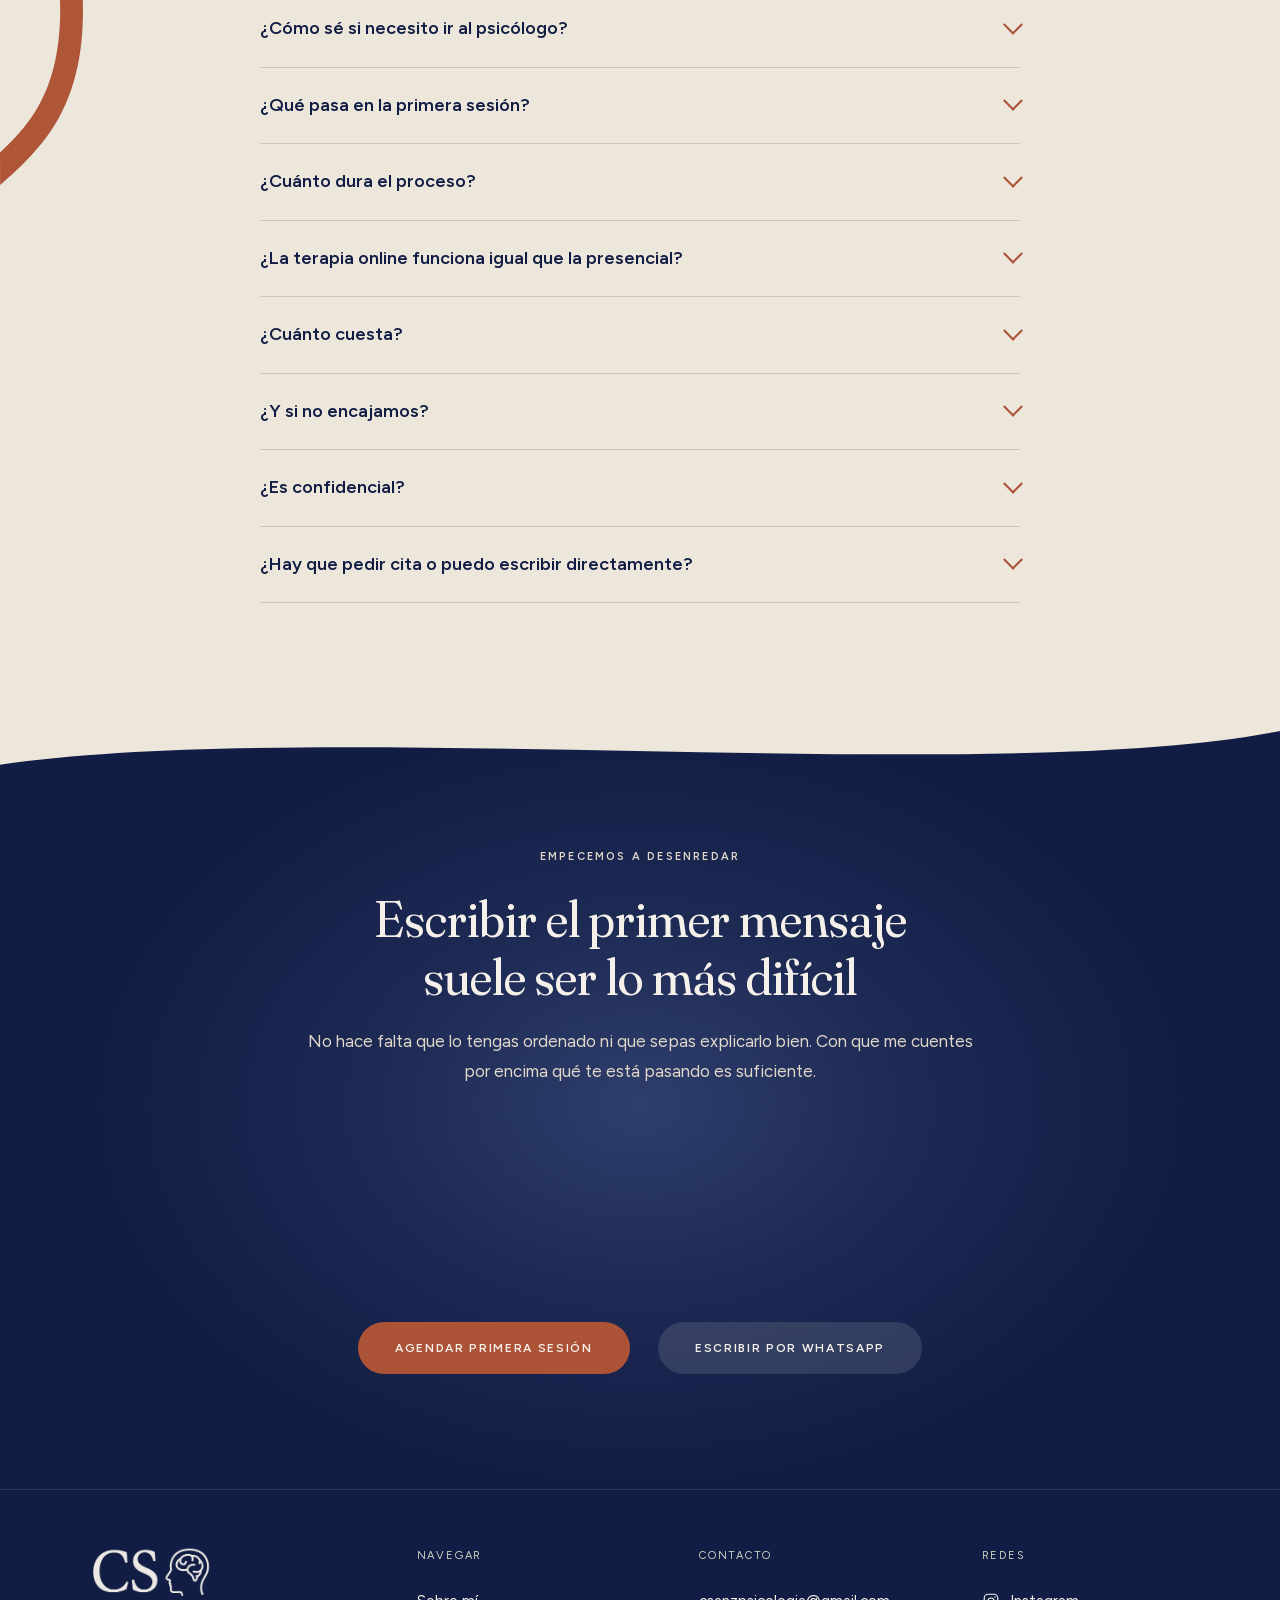
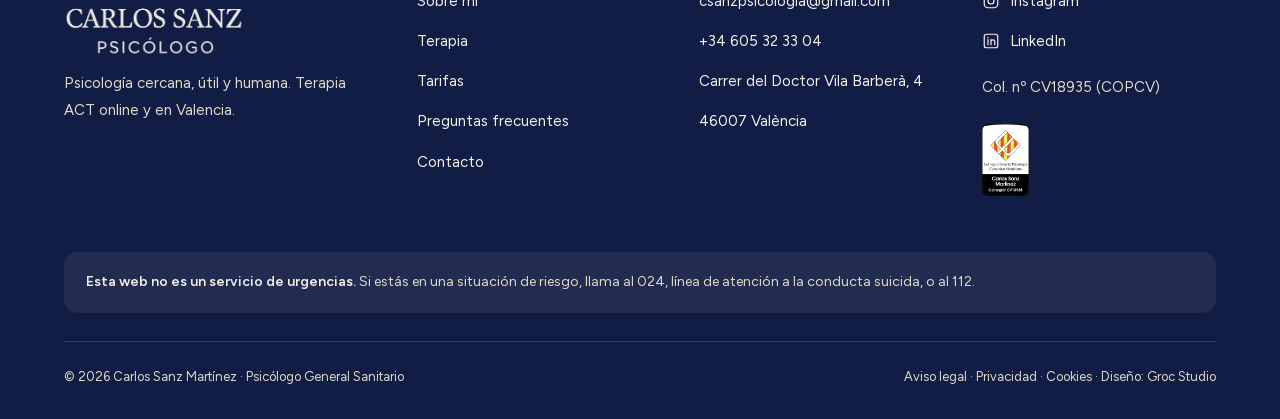
<file: terapia.html>
<!doctype html>
<html lang="es">
<head>
<meta charset="utf-8">
<meta name="viewport" content="width=device-width, initial-scale=1">
<title>Terapia ACT en Valencia y online | Carlos Sanz, psicólogo</title>
<meta name="description" content="Cómo trabajo: terapia de aceptación y compromiso (ACT) y mindfulness. Áreas de intervención, tipos de proceso, tarifas y preguntas frecuentes. Online y presencial en Valencia.">
<link rel="canonical" href="https://csanzpsicologia.com/terapia.html">
<meta property="og:type" content="website">
<meta property="og:title" content="Terapia ACT en Valencia y online">
<meta property="og:description" content="Cómo trabajo, en qué te puedo acompañar, tarifas y preguntas frecuentes.">
<meta property="og:url" content="https://csanzpsicologia.com/terapia.html">
<meta property="og:site_name" content="Carlos Sanz Psicólogo">
<meta property="og:locale" content="es_ES">
<meta property="og:image" content="https://csanzpsicologia.com/assets/img/og.jpg">
<meta property="og:image:width" content="1200">
<meta property="og:image:height" content="630">
<meta property="og:image:alt" content="Carlos Sanz, psicólogo, en su consulta de Valencia">
<meta name="twitter:card" content="summary_large_image">
<meta name="author" content="Carlos Sanz Martínez">
<meta name="theme-color" content="#F5F1EA">
<link rel="icon" type="image/png" sizes="32x32" href="assets/img/favicon-32.png">
<link rel="icon" type="image/png" sizes="64x64" href="assets/img/favicon-64.png">
<link rel="icon" type="image/png" sizes="192x192" href="assets/img/favicon-192.png">
<link rel="apple-touch-icon" sizes="180x180" href="assets/img/apple-touch-icon.png">
<link rel="preload" as="font" type="font/woff2" href="assets/fonts/fraunces-normal-latin.woff2" crossorigin>
<link rel="preload" as="font" type="font/woff2" href="assets/fonts/figtree-normal-latin.woff2" crossorigin>
<link rel="stylesheet" href="assets/css/styles.css?v=202610012009">
<script type="application/ld+json">
{
  "@context": "https://schema.org",
  "@type": "FAQPage",
  "mainEntity": [
    { "@type": "Question", "name": "¿Cómo sé si necesito ir al psicólogo?", "acceptedAnswer": { "@type": "Answer", "text": "No hay un umbral. Si algo te está costando sostener y llevas tiempo dándole vueltas sin salir de ahí, es razón suficiente. No hace falta estar en crisis para pedir ayuda." } },
    { "@type": "Question", "name": "¿Qué pasa en la primera sesión?", "acceptedAnswer": { "@type": "Answer", "text": "Hablamos de qué te trae, desde cuándo y de qué has intentado ya. Al final te cuento cómo lo veo y cómo trabajaríamos. Sales sabiendo si te encaja." } },
    { "@type": "Question", "name": "¿Cuánto dura el proceso?", "acceptedAnswer": { "@type": "Answer", "text": "Depende del caso, y no se da un número cerrado de antemano. Se revisa sobre la marcha. Lo habitual es empezar con más frecuencia e ir espaciando." } },
    { "@type": "Question", "name": "¿La terapia online funciona igual que la presencial?", "acceptedAnswer": { "@type": "Answer", "text": "Sí, siempre que tengas un espacio donde puedas hablar tranquilo. Lo que cambia es la logística, no el trabajo." } },
    { "@type": "Question", "name": "¿Cuánto cuesta una sesión?", "acceptedAnswer": { "@type": "Answer", "text": "60 € la sesión de una hora, o 210 € el bono de cuatro sesiones, que sale a 52,5 € cada una. Mismo precio online y presencial." } },
    { "@type": "Question", "name": "¿Y si no encajamos?", "acceptedAnswer": { "@type": "Answer", "text": "Pasa, y no es un problema. Si el psicólogo ve que no es la persona indicada te lo dice y te orienta hacia quien puede ayudarte mejor." } },
    { "@type": "Question", "name": "¿Es confidencial?", "acceptedAnswer": { "@type": "Answer", "text": "Sí. Todo lo que se habla está sujeto a secreto profesional, con las excepciones que marcan la ley y el código deontológico." } },
    { "@type": "Question", "name": "¿Hay que pedir cita o puedo escribir directamente?", "acceptedAnswer": { "@type": "Answer", "text": "Puedes reservar hueco directamente en el calendario. Si prefieres hablar antes de comprometerte, hay una videollamada de 15 minutos sin coste." } }
  ]
}
</script>
</head>
<body>
<a class="saltar" href="#contenido">Saltar al contenido</a>

<header class="contenedor cabecera-fija">
  <div class="cabecera">
    <a class="cabecera__marca" href="/" aria-label="Carlos Sanz, psicólogo. Inicio">
      <span class="cabecera__icono" aria-hidden="true"></span>
      <img src="assets/img/marca.png" alt="Carlos Sanz Psicólogo" width="146" height="40">
    </a>
    <button class="menu__toggle" type="button" aria-expanded="false" aria-controls="menu-principal" aria-label="Abrir menú">
      <svg viewBox="0 0 24 24" width="18" height="18" aria-hidden="true"><path d="M4 9h16M4 15h16" stroke="currentColor" stroke-width="1.6" fill="none"/></svg>
    </button>
    <nav class="menu" id="menu-principal" aria-label="Principal">
      <a href="sobre-mi.html">Sobre mí</a>
      <a href="terapia.html">Terapia</a>
      <a href="terapia.html#preguntas">Preguntas</a>
      <a class="btn btn--primario btn--icono" href="contacto.html"><span class="btn__icono" aria-hidden="true"><svg viewBox="0 0 24 24"><rect x="3" y="7" width="12" height="10" rx="2.5"/><path d="M15 10.5l6-3v9l-6-3z"/></svg></span><span>Reservar sesión</span></a>
    </nav>
  </div>
</header>

<main id="contenido">

  <!-- 1. CABECERA -->
  <section class="contenedor seccion terapia-hero">
    <div class="pila terapia-hero__texto">
      <p class="eyebrow">Terapia</p>
      <h1 class="terapia-hero__titulo">Cómo trabajo</h1>
    </div>
    <svg class="terapia-hero__nudo" viewBox="0 0 2806.05 1077.31" aria-hidden="true"><defs><linearGradient id="nudo-degradado" gradientUnits="userSpaceOnUse" x1="0" y1="0" x2="2806" y2="0"><stop offset="0" stop-color="#AC5236" stop-opacity="0.78"/><stop offset="1" stop-color="#AC5236" stop-opacity="1"/></linearGradient></defs><path class="terapia-hero__trazo" pathLength="1" d="M16.07,538.66c294.22,1.35,508.99-.18,650.65,0,298.64.38,437.94,0,550.14,136.88,27.27,33.27,86.61,117.52,141.93,121.36,9.06.63,34.25,2.14,61.34-7.26,78.33-27.2,140-133.77,130.09-225.75-5.23-48.5-28.59-72.07-15.4-111.04,11.86-35.04,54.18-71.31,95.16-57.54,48.39,18.94,64.88,58.27,65.98,98.92.74,39.2-24.08,75.72-46.61,110.42-17.81,26.96-37.76,39.82-51.07,67.14-17.37,33.86-22.02,76.5-21.69,97.88-2.8,54.54,6.62,103.34,72.53,109.73,50.48-6.98,65.15-37.39,70-93.89,5.88-39.05-6.4-105.16-5.95-128.32,3.13-36.32,41.69-62.31,73.57-63.97,50.8-2.29,71.9,28.44,63.1,81.1-6.9,50.34-38.62,74.33-62.61,130.35-94.26,159.84,87.56,325.83,234.97,226.82,61.68-38.52,123.27-168.77,18.99-259.26-38.61-27.78-92.7-34.71-134.75-9.3-7.97,3.46-63.9,46.6-53.95,99.46,3.79,36.61,40.24,74.99,79.12,59.87,103.4-37.99,112.05-179.21,66.47-274.57-19.17-38.28-48.86-71.49-84.34-93.55-44.31-29.36-73.87-23.73-130.9-26.13-99.21-11-213.57-13.58-184.16-145.68,16.18-86.76,126.19-171.02,191.21-93.68,11.58,18.93,13.83,48.31-2.36,64.95-24.25,21.22-75.21,14.94-115.94-13.86-101.56-72.71,36.17-377.19,162.16-315.55,58.59,24.31,104.1,120.13,26.09,182.48-6.77,4.6-15.45,8.43-23.89,10.17-89.12,20.46-47.22-95.36-12.3-133.32,57.44-60.91,116.63-62.11,172.41-60.68,77.49,5.66,137.43,75.35,150.66,141.3,8.96,26.9,13.37,79.39-6.03,111.53-21.62,40.61-57.14,57.58-82.64,70.52-22.35,11.18-43.33,21.33-65.68,20.78-35.94-1.64-68.81-28.54-79.32-68.17-8.31-32.74,4.64-70.79,29.7-90.98,39.23-31.6,95.03,3.87,105.22,10.1,55.51,33.93,74.88,104.32,72.96,153.67-.38,9.69-1.03,4.72-12.46,63.86-15.05,77.93-12.15,77.46-21.13,120.05-16.62,78.84-29.52,94.5-18.76,110.69,9.15,13.76,33.39,24.89,101.09,10.72,20.5-6.22,52.72-19.1,83.37-47.05,68.66-62.62,74.3-152.22,76.6-183.11,8.66-116.52-44.67-290.6-174.15-265.66-61.21,9.91-91.74,56.28-110.16,113.01-21.7,59.21-16.84,106.56-33.54,166.23-16.72,65.12-44.16,159.47-98.11,205.75-27.23,21.43-71.88,50.35-114.03,39.22-17.5-4.87-31.94-18.33-39.97-34.92-55.47-136.87,77.57-259.31,198.68-243.71,44.52,7.13,75.56,31.17,97.63,49.5,34.89,30,35.49,50.49,66.2,62.88,28.47,11.49,70.3,12.5,103-14.34,29.26-24.01,43.41-63.61,37.32-103.07-5.84-19.24-17.52-33.42-30.31-34.44-18.48-1.48-32.39,25.3-38.34,43.23-14.69,44.32,21.08,97.44,58.26,126.34,25.66,20.55,52.14,30.47,77.31,35.49,134.11,26.76,451.68,14.13,451.68,14.13,2.78-.11,5.55-.21,8.33-.32"/></svg>
    <p class="lede terapia-hero__intro">Entiendo la terapia como un espacio donde poder parar, entender qué está ocurriendo y empezar a ordenar aquello que se ha vuelto difícil de gestionar. <span class="solo-escritorio">Un proceso de colaboración activa, en un espacio seguro, confidencial y sin juicios.</span></p>
  </section>

  <!-- 2. MÉTODO -->
  <section class="banda banda--arena" id="metodo">
    <svg class="onda" viewBox="0 0 1440 64" preserveAspectRatio="none" aria-hidden="true">
      <path d="M0,0 H1440 V10 C1120,64 340,-10 0,42 Z"/>
    </svg>
    <div class="contenedor" style="padding-bottom: var(--band)">
      <div class="centrado estrecho" style="margin-inline: auto; margin-bottom: 56px">
        <p class="eyebrow">Metodología</p>
        <h2>Psicología basada en la evidencia</h2>
        <p class="apoyo">Trabajo desde las terapias contextuales de tercera generación. Antes de aplicar cualquier técnica, lo primero es comprender en profundidad qué está ocurriendo.</p>
      </div>
      <div class="rejilla rejilla--2">
        <article class="tarjeta">
          <span class="icono" aria-hidden="true"><svg viewBox="0 0 48 48"><circle cx="24" cy="24" r="16"/><path d="M31 17l-4.5 10.5L16 32l4.5-10.5z"/><circle cx="24" cy="24" r="1.5"/></svg></span>
          <h3>Terapia de aceptación y compromiso (ACT)</h3>
          <p>Su núcleo es la flexibilidad psicológica: aprender a hacer contacto con pensamientos y emociones difíciles sin combatirlos inútilmente, y dirigir las acciones hacia lo que de verdad importa a través de la clarificación de valores y el compromiso activo.</p>
        </article>
        <article class="tarjeta">
          <span class="icono" aria-hidden="true"><svg viewBox="0 0 48 48"><path d="M38 10c-14 0-26 8-26 22 0 3 .6 5 1.5 7C20 39 38 34 38 10z"/><path d="M13.5 39C18 31 24 25 32 18"/></svg></span>
          <h3>Mindfulness clínico</h3>
          <p>Integrado como un entrenamiento de la atención, no solo como técnica de relajación. Facilita observar la experiencia interna, pensamientos, emociones y sensaciones corporales, sin reaccionar de forma automática.</p>
        </article>
      </div>
      <div class="tarjeta tarjeta--preguntas">
        <p class="eyebrow">Antes de cualquier técnica, cuatro preguntas</p>
        <ul class="lista lista--dos">
          <li>¿Qué estás sintiendo y pensando?</li>
          <li>¿Cómo estás actuando ante ese malestar?</li>
          <li>¿Qué intentas evitar o controlar, y qué consecuencias está teniendo?</li>
          <li>¿Qué necesitas realmente para avanzar hacia lo que consideras valioso?</li>
        </ul>
      </div>
    </div>
    <svg class="onda onda--salvia" viewBox="0 0 1440 64" preserveAspectRatio="none" aria-hidden="true">
      <path d="M0,64 H1440 V54 C1120,0 340,74 0,22 Z"/>
    </svg>
  </section>

  <!-- 4. ÁREAS -->
  <section class="banda banda--salvia" id="areas">
    <div class="contenedor seccion">
      <div class="centrado estrecho" style="margin-inline: auto; margin-bottom: 56px">
        <p class="eyebrow" style="color: var(--abeto)">Áreas de intervención</p>
        <h2>En qué te puedo acompañar</h2>
        <p style="color: var(--abeto)">Acompaño a jóvenes y adultos en distintos momentos vitales. No hace falta que encaje exactamente con ninguna. Si lo que te pasa se parece, escríbeme y lo vemos.</p>
      </div>
      <div class="rejilla rejilla--2 areas">
        <article class="area">
          <span class="icono" aria-hidden="true"><svg viewBox="0 0 48 48"><path d="M7 30c3-12 5-16 8-8s4 14 7-2 4-18 7-4 4 16 7 2 3-12 5-4"/></svg></span>
          <div class="area__texto">
            <h3>Ansiedad y estrés</h3>
            <p>Preocupación excesiva, tensión física sostenida, anticipación continua, dificultad para desconectar o sensación permanente de alerta. Trabajamos qué mantiene ese estado en marcha y cómo relacionarte con él sin que dirija tu día.</p>
          </div>
        </article>
        <article class="area">
          <span class="icono" aria-hidden="true"><svg viewBox="0 0 48 48"><path d="M39 24a15 15 0 1 1-15-15c4.2 0 8.2 1.7 11.2 4.6L39 17.5"/><path d="M39 9v8.5h-8.5"/></svg></span>
          <div class="area__texto">
            <h3>Sobrepensamiento y rumiación</h3>
            <p>Una mente que no frena: sobreanálisis constante de situaciones, búsqueda incesante de explicaciones y desgaste por dar vueltas a las mismas ideas sin llegar a ningún sitio.</p>
          </div>
        </article>
        <article class="area">
          <span class="icono" aria-hidden="true"><svg viewBox="0 0 48 48"><circle cx="24" cy="24" r="15"/><circle cx="24" cy="24" r="8.5"/><circle cx="24" cy="24" r="2"/></svg></span>
          <div class="area__texto">
            <h3>Autoexigencia y perfeccionismo</h3>
            <p>Presión por hacerlo todo bien, necesidad de control, miedo al error y dificultad para disfrutar del proceso, tanto en lo personal como en lo profesional.</p>
          </div>
        </article>
        <article class="area">
          <span class="icono" aria-hidden="true"><svg viewBox="0 0 48 48"><path d="M24 38S8 28 8 18a8 8 0 0 1 16-2 8 8 0 0 1 16 2c0 10-16 20-16 20z"/></svg></span>
          <div class="area__texto">
            <h3>Autoestima y relación con uno mismo</h3>
            <p>Autocrítica severa, inseguridad, comparación con los demás, sensación persistente de no ser suficiente y olvido de las propias necesidades.</p>
          </div>
        </article>
        <article class="area">
          <span class="icono" aria-hidden="true"><svg viewBox="0 0 48 48"><circle cx="17" cy="24" r="10.5"/><circle cx="31" cy="24" r="10.5"/></svg></span>
          <div class="area__texto">
            <h3>Relaciones y vínculos</h3>
            <p>Dificultades afectivas, rupturas de pareja, dependencia emocional, miedo al rechazo, problemas para poner límites o repetición de dinámicas que hacen daño.</p>
          </div>
        </article>
        <article class="area">
          <span class="icono" aria-hidden="true"><svg viewBox="0 0 48 48"><path d="M7 15c4-6 8-6 12 0s8 6 12 0 8-6 12 0" opacity=".45"/><path d="M7 24c4-6 8-6 12 0s8 6 12 0 8-6 12 0"/><path d="M7 33c4-6 8-6 12 0s8 6 12 0 8-6 12 0" opacity=".45"/></svg></span>
          <div class="area__texto">
            <h3>Gestión emocional</h3>
            <p>Dificultad para identificar, regular o tolerar emociones intensas. Aprendemos a relacionarnos con la emoción en lugar de reaccionar a ella de forma impulsiva.</p>
          </div>
        </article>
        <article class="area">
          <span class="icono" aria-hidden="true"><svg viewBox="0 0 48 48"><circle cx="24" cy="24" r="15"/><path d="M24 16v8l5 3"/></svg></span>
          <div class="area__texto">
            <h3>Procrastinación y hábitos</h3>
            <p>Bloqueos al iniciar tareas, falta de constancia, postergación reiterada y dificultad para estructurar rutinas que aporten estabilidad.</p>
          </div>
        </article>
        <article class="area">
          <span class="icono" aria-hidden="true"><svg viewBox="0 0 48 48"><path d="M10 32a14 14 0 0 1 28 0"/><path d="M6 38h36M24 10v4M12 15l2.5 2.5M36 15l-2.5 2.5"/></svg></span>
          <div class="area__texto">
            <h3>Crisis vitales y duelo</h3>
            <p>Adaptación a transiciones vitales, cambios laborales o personales, pérdidas significativas y reorientación del rumbo cuando aparece la sensación de estar perdido.</p>
          </div>
        </article>
      </div>
    </div>
  </section>

  <!-- 5. TIPOS DE PROCESO -->
  <section class="contenedor seccion" id="procesos">
    <div class="centrado estrecho" style="margin-inline: auto; margin-bottom: 56px">
      <p class="eyebrow">Tipos de proceso</p>
      <h2>Tres formas de <span class="subrayado">trabajar juntos<svg viewBox="0 0 72 10" preserveAspectRatio="none" aria-hidden="true"><path pathLength="1" d="M2 5C6 1 10 9 14 5s8-4 12 0 8 4 12 0 8-4 12 0 8 4 12 0 8-2 8 0"/></svg></span></h2>
      <p class="apoyo">Cada proceso es distinto y se adapta a la persona y al momento en el que se encuentra. Estos son los tres que suelo acompañar.</p>
    </div>
    <div class="apilado">
      <article class="carta carta--arena" style="--i: 0">
        <div class="carta__foto"><img src="assets/img/stock-individual.jpg" alt="Una persona escribiendo en un cuaderno con un café al lado" width="900" height="600" loading="lazy"></div>
        <div class="carta__cuerpo">
          <h3 class="carta__titulo">Psicoterapia <em class="nombre">individual</em></h3>
          <p class="eyebrow">Para quién es</p>
          <p class="carta__texto">Jóvenes y adultos que quieren intervenir sobre lo que les pasa ahora y sobre los patrones que mantienen el sufrimiento. Cada sesión se adapta a ti, sin fórmulas estandarizadas.</p>
          <p class="eyebrow">Qué incluye</p>
          <ul class="lista lista--dos carta__lista">
            <li>Evaluación de tu situación</li>
            <li>Objetivos acordados contigo</li>
            <li>Herramientas para el día a día</li>
            <li>Sesiones de 60 minutos</li>
            <li>Frecuencia a tu ritmo</li>
            <li>Seguimiento y cierre</li>
          </ul>
          <a class="btn btn--primario" href="https://wa.me/34605323304?text=Hola%20Carlos%2C%20me%20interesa%20la%20psicoterapia%20individual.%20%C2%BFPodemos%20hablar%3F">Me interesa</a>
        </div>
      </article>
      <article class="carta carta--salvia" style="--i: 1">
        <div class="carta__foto"><img src="assets/img/stock-exigencia.jpg" alt="Una persona subiendo escaleras con zapatillas de correr" width="900" height="600" loading="lazy"></div>
        <div class="carta__cuerpo">
          <h3 class="carta__titulo">Alta demanda <em class="nombre">y exigencia</em></h3>
          <p class="eyebrow">Para quién es</p>
          <p class="carta__texto">Personas inmersas en entornos de elevado rendimiento, presión sostenida o responsabilidad.</p>
          <ul class="etiquetas" aria-label="Perfiles">
            <li>Deportistas</li>
            <li>Opositores</li>
            <li>Cargos de responsabilidad y liderazgo</li>
          </ul>
          <p class="eyebrow">Qué incluye</p>
          <ul class="lista lista--dos carta__lista">
            <li>Presión y miedo al fallo</li>
            <li>Bloqueo antes de competir</li>
            <li>Identidad más allá del resultado</li>
            <li>Desgaste y culpa al descansar</li>
            <li>Hábitos y procrastinación</li>
            <li>Desconexión y límites</li>
          </ul>
          <a class="btn btn--primario" href="https://wa.me/34605323304?text=Hola%20Carlos%2C%20me%20interesa%20el%20acompa%C3%B1amiento%20en%20contextos%20de%20alta%20demanda.%20%C2%BFPodemos%20hablar%3F">Me interesa</a>
        </div>
      </article>
      <article class="carta carta--crema" style="--i: 2">
        <div class="carta__foto"><img src="assets/img/stock-crecimiento.jpg" alt="Una persona sentada al final de un embarcadero frente a un lago tranquilo" width="900" height="600" loading="lazy"></div>
        <div class="carta__cuerpo">
          <h3 class="carta__titulo">Autoconocimiento <em class="nombre">y crecimiento</em></h3>
          <p class="eyebrow">Para quién es</p>
          <p class="carta__texto">Quien, aun funcionando bien en el día a día, quiere comprender sus dinámicas internas, clarificar sus valores y tomar decisiones con perspectiva.</p>
          <p class="eyebrow">Qué incluye</p>
          <ul class="lista lista--dos carta__lista">
            <li>Comprender tus dinámicas</li>
            <li>Clarificar tus valores</li>
            <li>Decisiones con perspectiva</li>
            <li>Coherencia con lo que importa</li>
            <li>Ritmo flexible, sin urgencia</li>
            <li>Online o presencial</li>
          </ul>
          <a class="btn btn--primario" href="https://wa.me/34605323304?text=Hola%20Carlos%2C%20me%20interesa%20un%20proceso%20de%20autoconocimiento%20y%20crecimiento%20personal.%20%C2%BFPodemos%20hablar%3F">Me interesa</a>
        </div>
      </article>
    </div>
  </section>

  <!-- 6. FASES -->
  <section class="banda pasos-banda" id="fases">
    <div class="contenedor seccion">
      <div class="centrado estrecho" style="margin-inline: auto; margin-bottom: 56px">
        <p class="eyebrow">El proceso</p>
        <svg class="ondita" viewBox="0 0 72 10" aria-hidden="true"><path d="M2 5C6 1 10 9 14 5s8-4 12 0 8 4 12 0 8-4 12 0 8 4 12 0 8-2 8 0"/></svg>
        <h2>Cuatro fases habituales</h2>
      </div>
      <div class="pasos pasos--cuatro">
        <svg class="pasos__hilo" viewBox="0 0 1200 60" preserveAspectRatio="none" aria-hidden="true">
          <path pathLength="1" d="M150,30 L1080,30"/>
        </svg>
        <div class="paso">
          <span class="ficha ficha--grande" aria-hidden="true">01</span>
          <h3>Evaluación y comprensión</h3>
          <p>Conocer tu contexto y analizar los patrones que generan malestar.</p>
        </div>
        <div class="paso">
          <span class="ficha ficha--grande" aria-hidden="true">02</span>
          <h3>Objetivos terapéuticos</h3>
          <p>Acordados conjuntamente en función de tus prioridades.</p>
        </div>
        <div class="paso">
          <span class="ficha ficha--grande" aria-hidden="true">03</span>
          <h3>Intervención</h3>
          <p>Aprendizaje y puesta en práctica de herramientas dentro y fuera de la consulta.</p>
        </div>
        <div class="paso">
          <span class="ficha ficha--grande" aria-hidden="true">04</span>
          <h3>Seguimiento y cierre</h3>
          <p>Consolidar recursos, prevenir recaídas y ganar autonomía.</p>
        </div>
      </div>
    </div>
  </section>

  <!-- 7. MODALIDADES -->
  <section class="banda banda--arena-clara" id="modalidades">
    <div class="contenedor seccion">
      <div class="partido partido--arriba">
        <div class="pila pila--ancha">
          <p class="eyebrow">Modalidades</p>
          <h2>Online y presencial en Valencia</h2>
          <p class="apoyo">Trabajo en los dos formatos, con el mismo rigor clínico y la misma cercanía. Lo que cambia es la logística, no el trabajo.</p>
          <ul class="lista">
            <li><strong>Duración.</strong> Sesiones de unos 60 minutos.</li>
            <li><strong>Cita previa.</strong> Horarios acordados según disponibilidad.</li>
            <li><strong>Primera sesión.</strong> Un espacio para comprender tu situación, valorar si encajamos y fijar el marco de trabajo.</li>
          </ul>
        </div>
        <div class="rejilla modalidades">
          <article class="tarjeta">
            <span class="icono" aria-hidden="true"><svg viewBox="0 0 48 48"><path d="M24 42s-13-10.5-13-21a13 13 0 0 1 26 0c0 10.5-13 21-13 21z"/><circle cx="24" cy="21" r="4.5"/></svg></span>
            <h3>Presencial</h3>
            <p>Consulta individual en un espacio profesional, confidencial y accesible. Carrer del Doctor Vila Barberà, 4, Extramurs, 46007 València. Zona céntrica, junto a Plaza de España y la estación de Jesús.</p>
          </article>
          <article class="tarjeta">
            <span class="icono" aria-hidden="true"><svg viewBox="0 0 48 48"><rect x="7" y="9" width="34" height="23" rx="3"/><path d="M17 40h14M24 32v8"/><path d="M20 16l8 4.5-8 4.5z"/></svg></span>
            <h3>Online</h3>
            <p>Sesiones individuales por videollamada segura, desde donde estés. Solo necesitas un sitio donde puedas hablar tranquilo y sin interrupciones.</p>
          </article>
        </div>
      </div>
    </div>
  </section>

  <!-- 8. TARIFAS -->
  <section class="contenedor seccion" id="tarifas">
    <div class="centrado estrecho" style="margin-inline: auto; margin-bottom: 56px">
      <p class="eyebrow">Tarifas</p>
      <h2>Cuánto cuesta</h2>
      <p class="apoyo">Mismo precio online y presencial, orientado según los criterios del Colegio Oficial de Psicología de la Comunidad Valenciana.</p>
    </div>
    <div class="rejilla rejilla--3 tarifas-rejilla">
      <article class="tarifa">
        <p class="tarifa__nombre">Videollamada inicial</p>
        <p class="tarifa__precio">Gratis</p>
        <p class="tarifa__detalle">15 minutos</p>
        <ul class="lista">
          <li>Para conocernos antes de decidir</li>
          <li>Me cuentas por encima qué te pasa</li>
          <li>Sin compromiso</li>
        </ul>
        <a class="btn btn--linea" href="contacto.html">Reservar videollamada</a>
      </article>
      <article class="tarifa tarifa--destacada">
        <p class="tarifa__nombre">Sesión individual</p>
        <p class="tarifa__precio">60 €</p>
        <p class="tarifa__detalle">60 minutos</p>
        <ul class="lista">
          <li>Online o presencial</li>
          <li>Frecuencia acordada entre los dos</li>
          <li>Sin un número de sesiones cerrado</li>
        </ul>
        <a class="btn btn--primario" href="contacto.html">Reservar sesión</a>
      </article>
      <article class="tarifa">
        <p class="tarifa__nombre">Bono de 4 sesiones</p>
        <p class="tarifa__precio">210 €</p>
        <p class="tarifa__detalle">52,5 € por sesión</p>
        <ul class="lista">
          <li>Online o presencial</li>
          <li>Ahorras 30 € respecto a la sesión suelta</li>
          <li>Pensado para procesos en marcha</li>
        </ul>
        <a class="btn btn--linea" href="contacto.html">Reservar sesión</a>
      </article>
    </div>
  </section>

  <!-- 9. PREGUNTAS -->
  <section class="banda banda--arena-clara preguntas-banda" id="preguntas">
    <img class="garabato-lateral garabato-lateral--der" src="assets/img/faqs-der.svg" alt="" aria-hidden="true">
    <div class="garabato-lateral garabato-lateral--izq" aria-hidden="true"><img class="garabato-lateral__sticky" src="assets/img/faqs-izq.svg" alt=""></div>
    <div class="contenedor seccion">
      <div class="centrado estrecho" style="margin-inline: auto; margin-bottom: 40px">
        <p class="eyebrow">Dudas habituales</p>
        <h2>Preguntas frecuentes</h2>
        <p class="apoyo">Estas son las que más me hacen. Si la tuya no está, escríbeme y te contesto.</p>
      </div>
      <div class="faq faq--arena faq--centrada">
        <details>
          <summary>¿Cómo sé si necesito ir al psicólogo?</summary>
          <p>No hay un umbral. Si algo te está costando sostener y llevas tiempo dándole vueltas sin salir de ahí, es razón suficiente. No hace falta estar en crisis para pedir ayuda.</p>
        </details>
        <details>
          <summary>¿Qué pasa en la primera sesión?</summary>
          <p>Hablamos de qué te trae, desde cuándo y de qué has intentado ya. Al final te cuento cómo lo veo y cómo trabajaríamos. Sales sabiendo si te encaja.</p>
        </details>
        <details>
          <summary>¿Cuánto dura el proceso?</summary>
          <p>Depende del caso, y no te voy a dar un número cerrado de antemano. Lo revisamos sobre la marcha. Lo habitual es empezar con más frecuencia e ir espaciando.</p>
        </details>
        <details>
          <summary>¿La terapia online funciona igual que la presencial?</summary>
          <p>Sí, siempre que tengas un espacio donde puedas hablar tranquilo. Lo que cambia es la logística, no el trabajo.</p>
        </details>
        <details>
          <summary>¿Cuánto cuesta?</summary>
          <p>60 € la sesión de una hora, o 210 € el bono de cuatro, que sale a 52,5 € cada una. Mismo precio online y presencial.</p>
        </details>
        <details>
          <summary>¿Y si no encajamos?</summary>
          <p>Pasa, y no es un problema. Si veo que no soy la persona indicada te lo digo y te oriento hacia quien creo que te puede ayudar mejor.</p>
        </details>
        <details>
          <summary>¿Es confidencial?</summary>
          <p>Sí. Todo lo que hablamos está sujeto a secreto profesional, con las excepciones que marcan la ley y el código deontológico.</p>
        </details>
        <details>
          <summary>¿Hay que pedir cita o puedo escribir directamente?</summary>
          <p>Puedes reservar hueco tú mismo en el calendario. Si prefieres hablar antes de comprometerte, reserva la videollamada de 15 minutos, que no tiene coste.</p>
        </details>
      </div>
    </div>
  </section>

  <!-- 11. CIERRE -->
  <section class="banda banda--navy banda--respira banda--respira-azul cierre">
    <svg class="onda onda--arena-clara" viewBox="0 0 1440 64" preserveAspectRatio="none" aria-hidden="true">
      <path d="M0,0 H1440 V10 C1120,64 340,-10 0,42 Z">
        <animate class="onda__anim" attributeName="d" dur="7s" repeatCount="indefinite" calcMode="spline" keySplines="0.45 0 0.55 1; 0.45 0 0.55 1; 0.45 0 0.55 1" keyTimes="0; 0.35; 0.7; 1"
          values="M0,0 H1440 V10 C1120,64 340,-10 0,42 Z; M0,0 H1440 V20 C1040,50 460,2 0,32 Z; M0,0 H1440 V6 C1180,70 300,-2 0,48 Z; M0,0 H1440 V10 C1120,64 340,-10 0,42 Z"/>
      </path>
    </svg>
    <div class="contenedor cierre__cuerpo">
      <div class="centrado" style="max-width: 760px; margin-inline: auto">
        <p class="eyebrow eyebrow--claro">Empecemos a desenredar</p>
        <h2 class="cierre__titulo">Escribir el primer mensaje suele ser lo más difícil</h2>
        <p class="apoyo--claro">No hace falta que lo tengas ordenado ni que sepas explicarlo bien. Con que me cuentes por encima qué te está pasando es suficiente.</p>
      </div>
    </div>
    <svg class="nudo" viewBox="0 0 1440 220" preserveAspectRatio="none" aria-hidden="true">
      <path class="nudo__trazo" pathLength="1" d="M0,110 H560 C600,110 620,30 700,22 C800,12 830,100 790,150 C750,200 650,200 630,140 C610,80 690,40 750,60 C820,85 830,170 760,190 C690,210 620,160 650,110 C680,60 780,50 810,100 C840,150 780,215 715,205 C650,195 610,130 645,90 C690,45 790,60 800,120 C810,180 740,225 690,195 C650,170 690,110 760,110 H1440"/>
    </svg>
    <div class="contenedor" style="padding-bottom: var(--band)">
      <div class="acciones acciones--centro">
        <a class="btn btn--primario" href="contacto.html">Agendar primera sesión</a>
        <a class="btn btn--claro btn--claro-abeto" href="https://wa.me/34605323304">Escribir por WhatsApp</a>
      </div>
    </div>
  </section>

</main>

<footer class="pie">
  <div class="contenedor">
    <div class="pie__cuerpo">
      <div class="pie__col pie__marca">
        <img src="assets/img/logo-crema.png" alt="Carlos Sanz Psicólogo" width="180" height="110" loading="lazy">
        <p style="color: var(--arena)">Psicología cercana, útil y humana. Terapia ACT online y en Valencia.</p>
      </div>
      <div class="pie__col">
        <p class="pie__titulo">Navegar</p>
        <a href="sobre-mi.html">Sobre mí</a>
        <a href="terapia.html">Terapia</a>
        <a href="terapia.html#tarifas">Tarifas</a>
        <a href="terapia.html#preguntas">Preguntas frecuentes</a>
        <a href="contacto.html">Contacto</a>
      </div>
      <div class="pie__col">
        <p class="pie__titulo">Contacto</p>
        <a href="mailto:csanzpsicologia@gmail.com">csanzpsicologia@gmail.com</a>
        <a href="https://wa.me/34605323304">+34 605 32 33 04</a>
        <span>Carrer del Doctor Vila Barberà, 4</span>
        <span>46007 València</span>
      </div>
      <div class="pie__col">
        <p class="pie__titulo">Redes</p>
        <a class="pie__red" href="https://www.instagram.com/csanzpsicologia" target="_blank" rel="noopener"><svg viewBox="0 0 24 24" aria-hidden="true"><rect x="3" y="3" width="18" height="18" rx="5"/><circle cx="12" cy="12" r="4"/><circle cx="17.3" cy="6.7" r="1" fill="currentColor" stroke="none"/></svg><span>Instagram</span></a>
        <a class="pie__red" href="https://es.linkedin.com/in/carlos-sanz-martinez-2a784522a" target="_blank" rel="noopener"><svg viewBox="0 0 24 24" aria-hidden="true"><rect x="3" y="3" width="18" height="18" rx="3"/><path d="M8 10v7M8 7v.5M12 17v-4a2.5 2.5 0 0 1 5 0v4M12 10v7"/></svg><span>LinkedIn</span></a>
        <span style="color: var(--arena); margin-top: 6px">Col. nº CV18935 (COPCV)</span>
        <img class="pie__sello" src="assets/img/sello-copcv.jpg" alt="Sello de colegiado del Col·legi Oficial de Psicologia de la Comunitat Valenciana, CV18935" width="172" height="260" loading="lazy">
      </div>
    </div>
    <p class="pie__urgencias"><strong>Esta web no es un servicio de urgencias.</strong> Si estás en una situación de riesgo, llama al 024, línea de atención a la conducta suicida, o al 112.</p>
    <div class="pie__legal">
      <span>© 2026 Carlos Sanz Martínez · Psicólogo General Sanitario</span>
      <span>
        <a href="aviso-legal.html">Aviso legal</a> ·
        <a href="privacidad.html">Privacidad</a> ·
        <a href="cookies.html">Cookies</a> ·
        <a href="https://groc.studio" target="_blank" rel="noopener">Diseño: Groc Studio</a>
      </span>
    </div>
  </div>
</footer>

<a class="btn btn--primario cta-flotante" href="contacto.html">Reservar sesión</a>

<script src="assets/js/main.js?v=202610012009"></script>
</body>
</html>
</file>
<file: assets/css/styles.css>
/* ---------- Tipografías alojadas en el propio dominio (subconjunto latino, variables) ---------- */
@font-face {
  font-family: 'Fraunces'; font-style: normal; font-weight: 300 500; font-display: swap;
  src: url('../fonts/fraunces-normal-latin.woff2') format('woff2');
}
@font-face {
  font-family: 'Fraunces'; font-style: italic; font-weight: 300 500; font-display: swap;
  src: url('../fonts/fraunces-italic-latin.woff2') format('woff2');
}
@font-face {
  font-family: 'Figtree'; font-style: normal; font-weight: 300 600; font-display: swap;
  src: url('../fonts/figtree-normal-latin.woff2') format('woff2');
}

/* =========================================================
   Carlos Sanz Psicólogo
   Sistema de diseño · Groc Studio 2026
   ========================================================= */

:root {
  /* Color */
  --tinta:          #111D44;  /* navy del logo. Titulares y tinta */
  --abeto:          #18392D;  /* bloque oscuro principal */
  --abeto-medio:    #3F5E52;  /* texto secundario sobre claros */
  --salvia:         #94AE9A;  /* banda media */
  --salvia-pal:     #CAD3C1;
  --salvia-clara:   #C2D1C3;  /* banda de áreas, más clara para que lea el texto */
  --arena:          #E1D8C9;  /* segundo claro, tarjetas */
  --arena-clara:    #ECE6DB;  /* banda Sobre mí */
  --crema:          #F5F1EA;  /* fondo */
  --blanco:         #FAF8F3;
  --terracota:      #AC5236;  /* acción. Solo botones y marcas */
  --terracota-osc:  #8E4029;  /* hover del botón */
  --terracota-clara:#D68F74;  /* acento sobre abeto */
  --texto:          #45474A;  /* gris oscuro para texto de cuerpo */

  /* Tipografía */
  --serif: 'Fraunces', 'Times New Roman', Georgia, serif;
  --sans: 'Figtree', 'Segoe UI', system-ui, -apple-system, sans-serif;

  /* Escala */
  --display: clamp(38px, 5.6vw, 72px);
  --h1:      clamp(32px, 4.4vw, 52px);
  --h2:      clamp(28px, 3.2vw, 42px);
  --h3:      clamp(22px, 2.2vw, 28px);
  --lede:    clamp(17px, 1.5vw, 20px);
  --body:    17px;              /* párrafos y listas de lectura */
  --texto-sm: 15.5px;           /* texto dentro de tarjetas y listas compactas */
  --dato:    clamp(20px, 1.6vw, 24px); /* cifras y datos destacados en serif */

  /* Espacio */
  --gutter: clamp(20px, 5vw, 72px);
  --band:   clamp(64px, 9vw, 120px);
  --radio:  20px;
  --medida: 62ch;
}

/* ---------- Reset ---------- */
*, *::before, *::after { box-sizing: border-box; }
html { scroll-behavior: smooth; }
@media (prefers-reduced-motion: reduce) {
  html { scroll-behavior: auto; }
  *, *::before, *::after { animation-duration: 0.01ms !important; transition-duration: 0.01ms !important; }
}
body {
  margin: 0;
  background: var(--crema);
  color: var(--tinta);
  font-family: var(--sans);
  font-size: var(--body);
  line-height: 1.75;
  -webkit-font-smoothing: antialiased;
  overflow-x: hidden;
}
img { max-width: 100%; display: block; }

/* Grano sutil sobre toda la página, tipo papel */
body::after {
  content: ""; position: fixed; inset: 0; z-index: 9999; pointer-events: none;
  opacity: 0.26; mix-blend-mode: overlay;
  background-image: url("data:image/svg+xml,%3Csvg xmlns='http://www.w3.org/2000/svg' width='240' height='240'%3E%3Cfilter id='g'%3E%3CfeTurbulence type='fractalNoise' baseFrequency='0.85' numOctaves='3' stitchTiles='stitch'/%3E%3CfeColorMatrix type='saturate' values='0'/%3E%3C/filter%3E%3Crect width='100%25' height='100%25' filter='url(%23g)'/%3E%3C/svg%3E");
  background-size: 240px 240px;
}
a { color: inherit; text-decoration: none; }
:focus-visible { outline: 3px solid var(--terracota); outline-offset: 3px; border-radius: 4px; }

/* ---------- Tipografía ---------- */
h1, h2, h3, h4 { font-family: var(--serif); font-weight: 400; margin: 0; text-wrap: balance; font-variation-settings: 'opsz' 96, 'SOFT' 50; }
h1 { font-size: var(--h1); line-height: 1.08; letter-spacing: -0.02em; }
h2 { font-size: var(--h2); line-height: 1.12; }
h3 { font-size: var(--h3); line-height: 1.15; }
p  { margin: 0; max-width: var(--medida); }

.display { font-size: var(--display); line-height: 1.04; letter-spacing: -0.025em; }
.lede { font-size: var(--lede); line-height: 1.75; font-weight: 300; color: var(--texto); }
.eyebrow {
  font-size: 11px; letter-spacing: 0.2em; text-transform: uppercase;
  font-weight: 600; color: var(--abeto-medio); margin: 0;
}
.eyebrow--claro { color: var(--arena); }
.apoyo { color: var(--texto); }
.apoyo--claro { color: var(--arena); }

/* Ondita decorativa */
.ondita { width: 72px; height: 10px; display: block; }
.ondita path { stroke: var(--terracota); stroke-width: 1.8; stroke-linecap: round; fill: none; }

/* ---------- Layout ---------- */
.contenedor { width: 100%; padding-inline: var(--gutter); margin-inline: auto; max-width: 1560px; }
.seccion { padding-block: var(--band); }
.centrado { display: flex; flex-direction: column; align-items: center; text-align: center; gap: 22px; }
.centrado p { margin-inline: auto; }
.estrecho { max-width: 640px; }
.pila { display: flex; flex-direction: column; gap: 22px; }
.pila--ancha { gap: 34px; }

/* Bandas de color */
.banda { position: relative; }
.banda--abeto { background: var(--abeto); color: var(--crema); }
.banda--salvia { background: var(--salvia-clara); color: var(--abeto); }
.banda--navy  { background: var(--tinta); color: var(--crema); }
.banda--arena { background: var(--arena); color: var(--tinta); }
.banda--arena-clara { background: var(--arena-clara); color: var(--tinta); }
.banda--abeto h1, .banda--abeto h2, .banda--navy h1, .banda--navy h2 { color: var(--crema); }
.banda--salvia h1, .banda--salvia h2, .banda--salvia h3 { color: var(--abeto); }

/* Foco que respira: degradado circular claro, centrado abajo, que crece y se atenúa con calma */
.banda--respira { overflow: hidden; }
.banda--respira::before {
  content: ""; position: absolute; left: 50%; bottom: -52%; z-index: 0; pointer-events: none;
  width: 125vw; max-width: 1700px; aspect-ratio: 1 / 0.9;
  background: radial-gradient(ellipse at center, rgba(202, 211, 193, 0.36) 0%, rgba(202, 211, 193, 0.15) 30%, rgba(202, 211, 193, 0) 64%);
  transform: translateX(-50%) scale(0.86); opacity: 0.55;
  animation: respirar 9s ease-in-out infinite;
}
.banda--respira > * { position: relative; z-index: 1; }
/* Variante azul para el cierre: un halo más claro que respira detrás del nudo */
.banda--respira-azul::before {
  bottom: auto; top: 50%; transform: translate(-50%, -50%) scale(0.86);
  width: 110vw; max-width: 1500px; aspect-ratio: 1 / 0.7;
  background: radial-gradient(ellipse at center, rgba(120, 140, 205, 0.42) 0%, rgba(120, 140, 205, 0.16) 32%, rgba(120, 140, 205, 0) 64%);
  opacity: 0.7;
  animation: respirar-centro 9s ease-in-out infinite;
}
@keyframes respirar-centro {
  0%, 100% { transform: translate(-50%, -50%) scale(0.86); opacity: 0.55; }
  50% { transform: translate(-50%, -50%) scale(1); opacity: 0.8; }
}
@keyframes respirar {
  0%   { transform: translateX(-50%) scale(0.86); opacity: 0.5; }
  45%  { transform: translateX(-50%) scale(1.06); opacity: 1; }
  55%  { transform: translateX(-50%) scale(1.06); opacity: 1; }
  100% { transform: translateX(-50%) scale(0.86); opacity: 0.5; }
}
@media (prefers-reduced-motion: reduce) { .banda--respira::before { animation: none; opacity: .8; } }

/* Ondas entre secciones */
.onda { display: block; width: 100%; height: clamp(46px, 5.6vw, 82px); }
.onda path { fill: var(--crema); }
.onda--salvia path { fill: var(--salvia-clara); }
.onda--arena-clara path { fill: var(--arena-clara); }
/* Banda verde que sube hasta la cinta: la curva del borde coincide con la cinta, que va en una capa aparte */
.banda--cinta { margin-top: -204px; }
.onda--cinta { height: auto; aspect-ratio: 1440 / 220; }
.cinta-wrap { position: relative; height: 0; z-index: 4; }
.cinta {
  position: absolute; left: 0; top: -204px; width: 100%; height: auto; aspect-ratio: 1440 / 220;
  display: block; overflow: visible; pointer-events: none;
}
.cinta__banda { fill: none !important; stroke: var(--arena); stroke-width: 46; stroke-linecap: round; stroke-linejoin: round; }
.cinta__texto {
  font-family: var(--sans); font-size: 14px; font-weight: 600; letter-spacing: 0.22em; text-transform: uppercase;
  fill: var(--abeto);
}
/* En pantallas estrechas la cinta y su onda se amplían (x2 en tablet, x3 en móvil) para que el texto
   siga siendo legible. Se enseña solo el tramo de la cresta, que es el más suave, y la banda ocupa todo el ancho */
@media (max-width: 1000px) {
  :root { --cinta-escala: 2; --cinta-centro: 0.3; }
  .banda--cinta { margin-top: calc(-15.28vw * var(--cinta-escala) + 10px); overflow: clip; }
  .cinta-wrap { overflow-x: clip; overflow-y: visible; }
  .contenedor.heroe-seccion { padding-bottom: calc(15.28vw * var(--cinta-escala) * 0.95 + 24px); }
  .onda--cinta, .cinta { width: calc(100% * var(--cinta-escala)); aspect-ratio: 1440 / 220; height: auto; }
  .onda--cinta { margin-left: calc((0.5 - var(--cinta-centro) * var(--cinta-escala)) * 100%); }
  .cinta { left: calc((0.5 - var(--cinta-centro) * var(--cinta-escala)) * 100%); top: calc(-15.28vw * var(--cinta-escala) + 10px); }
}
@media (max-width: 600px) {
  :root { --cinta-escala: 3; --cinta-centro: 0.236; }
}
.banda > .onda + .contenedor { padding-top: clamp(28px, 4.5vw, 64px); }

/* ---------- Cabecera: fija, se convierte en píldora al hacer scroll ---------- */
.cabecera-fija { position: sticky; top: 0; z-index: 50; padding-block: 14px; transition: padding .25s ease; }
.cabecera {
  position: relative;
  display: flex; align-items: center; justify-content: space-between; gap: 24px;
  padding: 8px 0;
  border-radius: 999px;
  background: rgba(250, 248, 243, 0);
  box-shadow: 0 0 0 rgba(17, 29, 68, 0);
  transition: padding .25s ease, background-color .25s ease, box-shadow .25s ease;
}
.cabecera-fija.con-fondo .cabecera {
  padding: 10px 10px 10px clamp(20px, 2.4vw, 30px);
  background: rgba(250, 248, 243, 0.86);
  -webkit-backdrop-filter: blur(14px); backdrop-filter: blur(14px);
  box-shadow: 0 1px 0 rgba(17, 29, 68, 0.05), 0 10px 30px -18px rgba(17, 29, 68, 0.25);
}
.cabecera__marca { display: flex; align-items: center; gap: 10px; }
.cabecera__marca img { width: clamp(104px, 11vw, 132px); height: auto; }
.cabecera__icono {
  position: relative; display: block; height: clamp(30px, 3.2vw, 38px); aspect-ratio: 105 / 119; flex-shrink: 0;
  background: var(--tinta);
  -webkit-mask: url("../img/cerebro.png?v=2") center / contain no-repeat; mask: url("../img/cerebro.png?v=2") center / contain no-repeat;
}
/* Solo la zona del cerebro, en terracota, sobre la silueta azul */
.cabecera__icono::after {
  content: ""; position: absolute; inset: 0; background: var(--terracota);
  clip-path: polygon(25.7% 13.4%, 77.1% 13.4%, 77.1% 20.2%, 81% 20.2%, 81% 57.1%, 77.1% 58.8%, 77.1% 68.9%, 53.3% 68.9%, 53.3% 58.8%, 25.7% 58.8%);
}
.menu { display: flex; align-items: center; gap: clamp(20px, 2.6vw, 40px); }
.menu a {
  font-size: 12px; letter-spacing: 0.12em; text-transform: uppercase; font-weight: 500;
  color: var(--tinta); padding-block: 6px; white-space: nowrap;
}
.menu a:not(.btn):hover, .menu a:not(.btn)[aria-current="page"] { color: var(--terracota); }
.menu .btn { margin-left: clamp(4px, 1vw, 12px); }
.menu .btn, .menu .btn:hover { color: var(--crema); font-weight: 600; padding-block: 0; }
.menu__toggle {
  display: none; width: 46px; height: 46px; border: 0; border-radius: 999px;
  background: var(--arena); color: var(--abeto); cursor: pointer;
  align-items: center; justify-content: center;
}

/* ---------- Botones ---------- */
.btn {
  display: inline-flex; align-items: center; justify-content: center;
  min-height: 52px; padding: 0 clamp(26px, 3vw, 36px);
  border-radius: 999px; border: 1px solid transparent;
  font-family: var(--sans); font-size: 12px; font-weight: 600;
  letter-spacing: 0.14em; text-transform: uppercase;
  cursor: pointer; transition: background-color .18s ease, color .18s ease;
}
.btn--primario { background: var(--terracota); color: var(--crema); }
.btn--primario:hover { background: var(--terracota-osc); }
.btn--claro { background: var(--arena); color: var(--tinta); }
.btn--claro:hover { background: var(--crema); }
.btn--linea { border-color: var(--terracota); color: var(--terracota); background: rgba(250, 248, 243, 0.55); }
.btn--linea:hover { background: var(--terracota); color: var(--crema); }
.btn--bloque { width: 100%; }
.btn--icono { gap: 12px; padding-left: 8px; min-height: 48px; }
.btn__icono {
  width: 32px; height: 32px; border-radius: 999px; background: rgba(245, 241, 234, 0.18);
  display: grid; place-items: center; flex-shrink: 0;
}
.btn__icono svg { width: 16px; height: 16px; fill: var(--crema); }

.enlace-flecha { display: inline-flex; align-items: center; gap: 11px; color: var(--terracota); }
.enlace-flecha span { font-size: 12px; font-weight: 600; letter-spacing: 0.14em; text-transform: uppercase; }
.enlace-flecha .circulo {
  width: 28px; height: 28px; border-radius: 999px; background: rgba(172, 82, 54, 0.12);
  display: grid; place-items: center; transition: background-color .18s ease;
}
.enlace-flecha:hover .circulo { background: var(--terracota); }
.enlace-flecha:hover path { stroke: var(--crema); }
.enlace-flecha svg { width: 14px; height: 14px; }
.enlace-flecha path { stroke: var(--terracota); stroke-width: 1.6; fill: none; transition: stroke .18s ease; }

.acciones { display: flex; flex-wrap: wrap; align-items: center; gap: 20px 28px; }
.acciones--centro { justify-content: center; margin-top: 8px; }
.btn--claro-abeto { background: rgba(245, 241, 234, 0.12); color: var(--crema); }
.btn--claro-abeto:hover { background: var(--crema); color: var(--abeto); }

/* ---------- Héroe ---------- */
.heroe { position: relative; display: grid; grid-template-columns: 1.05fr 0.95fr; gap: clamp(32px, 5vw, 80px); align-items: center; }
/* El texto del hero queda un poco por encima del centro de la foto */
.heroe > .pila { padding-bottom: 64px; }
/* Hilo terracota que cruza el hero y pasa sobre la foto; se dibuja al cargar */
.heroe-seccion { position: relative; overflow: hidden; padding-bottom: calc(var(--band) + 24px); z-index: 1; }
@keyframes hilo-dibujar { to { stroke-dashoffset: 0; } }
/* Ondita bajo una palabra del titular, igual que la del eyebrow */
.subrayado { position: relative; display: inline-block; }
.subrayado svg { position: absolute; left: 1%; width: 96%; bottom: -0.1em; height: 0.16em; overflow: visible; }
.subrayado path {
  fill: none; stroke: var(--terracota); stroke-width: 2.4; stroke-linecap: round;
  stroke-dasharray: 1; stroke-dashoffset: 1;
  animation: hilo-dibujar 1.2s cubic-bezier(.22,.61,.36,1) .9s forwards;
}
@media (prefers-reduced-motion: reduce) { .subrayado path { animation: none; stroke-dashoffset: 0; } }

.heroe__foto { aspect-ratio: 3 / 4; overflow: hidden; border-radius: 999px 999px 16px 16px; }
.heroe__foto img { width: 100%; height: 100%; object-fit: cover; object-position: 50% 30%; transform: scale(1.22); transform-origin: 50% 30%; }
.estado { display: flex; align-items: center; gap: 14px; }
.estado__punto { width: 10px; height: 10px; border-radius: 999px; background: var(--abeto); flex-shrink: 0; }
.estado span { font-size: 12px; letter-spacing: 0.14em; text-transform: uppercase; color: var(--abeto-medio); }

/* ---------- Tarjetas ---------- */
.rejilla { display: grid; gap: 24px; }
.rejilla--3 { grid-template-columns: repeat(3, minmax(0, 1fr)); }
.rejilla--2 { grid-template-columns: repeat(2, minmax(0, 1fr)); }
.rejilla--4 { grid-template-columns: repeat(4, minmax(0, 1fr)); }

.tarjeta {
  background: var(--crema); color: var(--tinta);
  border-radius: var(--radio); padding: clamp(28px, 3vw, 40px) clamp(24px, 2.6vw, 36px);
  display: flex; flex-direction: column; gap: 18px;
}
.tarjeta p { color: var(--texto); }
.ficha {
  width: 42px; height: 42px; border-radius: 999px; background: var(--arena);
  display: grid; place-items: center; flex-shrink: 0;
  font-family: var(--serif); font-size: 19px; color: var(--terracota);
  font-variant-numeric: tabular-nums;
}
.ficha--grande { width: 60px; height: 60px; font-size: 22px; }

/* ---------- Datos ---------- */
.dato { display: flex; flex-direction: column; gap: 10px; }
.dato dt { font-size: 11px; letter-spacing: 0.16em; text-transform: uppercase; color: var(--abeto-medio); }
.dato dd { margin: 0; font-family: var(--serif); font-size: var(--dato); line-height: 1.18; }
.dato--tarjeta {
  background: var(--blanco); border: 1px solid var(--arena); border-radius: var(--radio);
  padding: clamp(24px, 2.4vw, 32px) clamp(22px, 2.2vw, 28px); gap: 8px;
}
.dato--tarjeta .icono { margin-bottom: 6px; }
.dato--tarjeta .icono svg { width: 36px; height: 36px; color: var(--terracota); }
.dato--tarjeta dd { font-size: var(--dato); }

/* ---------- Chips ---------- */
.chips { display: flex; flex-wrap: wrap; gap: 10px; }
.chip {
  background: var(--crema); color: var(--tinta);
  padding: 13px 22px; border-radius: 999px;
  font-size: 11px; letter-spacing: 0.14em; text-transform: uppercase;
}

/* ---------- Pasos ---------- */
.pasos { display: grid; grid-template-columns: repeat(3, minmax(0, 1fr)); gap: clamp(28px, 4vw, 48px); position: relative; }
.pasos__hilo { position: absolute; left: 0; top: 0; width: 100%; height: 60px; overflow: visible; pointer-events: none; }
.pasos__hilo path { fill: none; stroke: var(--arena); stroke-width: 7px; stroke-linecap: round; vector-effect: non-scaling-stroke; stroke-dasharray: 1; stroke-dashoffset: 1; transition: stroke-dashoffset .35s ease-out; }
.paso .ficha { position: relative; z-index: 1; }
.paso { display: flex; flex-direction: column; align-items: center; text-align: center; gap: 18px; }
.paso h3 { font-family: var(--serif); font-size: clamp(20px, 1.7vw, 23px); font-weight: 400; line-height: 1.2; }
.paso p { max-width: 34ch; }
.pasos-banda .seccion { padding-top: calc(var(--band) * 0.5); }
.pasos-banda .paso h3 { color: var(--tinta); }
.pasos-banda .paso p { color: var(--texto); }
.pasos-banda .ficha { background: var(--arena); }
.pasos__pie { margin-top: clamp(48px, 6vw, 80px); display: flex; flex-direction: column; align-items: center; gap: clamp(32px, 4vw, 44px); }
.datos-tarjetas { list-style: none; margin: 0; padding: 0; width: 100%; display: grid; grid-template-columns: repeat(4, minmax(0, 1fr)); gap: 20px; }
.datos-tarjetas li {
  background: var(--blanco); border: 1px solid var(--arena); border-radius: var(--radio); padding: clamp(24px, 2.4vw, 30px) clamp(22px, 2.2vw, 28px);
  display: flex; flex-direction: column; gap: 6px;
}
.datos-tarjetas li > svg { width: 34px; height: 34px; margin-bottom: 10px; fill: none; stroke: var(--terracota); stroke-width: 1.7; stroke-linecap: round; stroke-linejoin: round; color: var(--terracota); }
.datos-tarjetas__etiqueta { font-size: 11px; letter-spacing: 0.16em; text-transform: uppercase; color: var(--abeto-medio); }
.datos-tarjetas__valor { font-family: var(--serif); font-size: var(--dato); line-height: 1.25; color: var(--tinta); font-variation-settings: 'opsz' 96, 'SOFT' 50; }
.datos-tarjetas__enlace { margin-top: 10px; }
.datos-tarjetas--tres { grid-template-columns: repeat(3, minmax(0, 1fr)); }
a.datos-tarjetas__valor:hover { color: var(--terracota); }
.datos-tarjetas__enlace span:first-child { font-size: 11px; }

/* ---------- Tarifas ---------- */
.tarifas { width: 100%; border-collapse: collapse; }
.tarifas caption { text-align: left; padding-bottom: 14px; color: var(--abeto-medio); font-size: var(--texto-sm); }
.tarifas th, .tarifas td {
  text-align: left; padding: 18px 20px 18px 0;
  border-bottom: 1px solid var(--arena); vertical-align: baseline;
}
.tarifas th {
  font-size: 11px; letter-spacing: 0.16em; text-transform: uppercase;
  color: var(--abeto-medio); font-weight: 600;
}
.tarifas .precio {
  font-family: var(--serif); font-size: clamp(26px, 2.4vw, 34px);
  font-variant-numeric: tabular-nums; white-space: nowrap; color: var(--terracota);
}
.tabla-scroll { overflow-x: auto; }

/* ---------- Preguntas ---------- */
.faq { display: flex; flex-direction: column; }
.faq details { border-bottom: 1px solid var(--arena); }
.faq summary {
  list-style: none; cursor: pointer;
  display: flex; align-items: center; justify-content: space-between; gap: 20px;
  padding-block: 22px; font-weight: 600; font-size: 18px;
}
.faq summary::-webkit-details-marker { display: none; }
.faq summary::after {
  content: ""; width: 14px; height: 14px; flex-shrink: 0;
  border-right: 2px solid var(--terracota); border-bottom: 2px solid var(--terracota);
  transform: rotate(45deg) translate(-3px, -3px); transition: transform .2s ease;
}
.faq details[open] summary::after { transform: rotate(225deg) translate(-3px, -3px); }
.faq details > p { padding-bottom: 24px; color: var(--texto); }

/* ---------- Listas ---------- */
.lista { list-style: none; margin: 0; padding: 0; display: flex; flex-direction: column; gap: 12px; }
.lista li { position: relative; padding-left: 26px; color: var(--texto); max-width: var(--medida); }
.lista li::before {
  content: ""; position: absolute; left: 0; top: 11px;
  width: 8px; height: 8px; border-radius: 999px; background: var(--salvia);
}
.banda--abeto .lista li, .banda--navy .lista li { color: var(--arena); }
.banda--abeto .lista li::before, .banda--navy .lista li::before { background: var(--terracota-clara); }

/* ---------- Fotos ---------- */
.foto-arco { overflow: hidden; border-radius: 999px 999px 16px 16px; aspect-ratio: 4 / 5; }
.foto-arco img { width: 100%; height: 100%; object-fit: cover; }
.foto-recta { overflow: hidden; border-radius: var(--radio); aspect-ratio: 4 / 3; }
.foto-recta img { width: 100%; height: 100%; object-fit: cover; }

/* ---------- Reserva ---------- */
.reserva { display: grid; grid-template-columns: 1fr 1fr; gap: 24px; }
.reserva__opcion {
  background: var(--blanco); border-radius: var(--radio);
  padding: clamp(28px, 3vw, 38px); display: flex; flex-direction: column; gap: 16px;
}
.reserva__precio { font-family: var(--serif); font-size: 30px; color: var(--terracota); }
.calendario {
  background: var(--blanco); border-radius: var(--radio);
  min-height: 620px; padding: 12px;
}
.calendario iframe { width: 100%; height: 100%; min-height: 600px; border: 0; border-radius: 14px; }
/* Pestañas para elegir el tipo de cita y marco donde Cal.com pinta el calendario */
.calendario__pestanas { display: flex; flex-wrap: wrap; gap: 10px; padding: 10px 10px 16px; }
.calendario__pestanas[hidden] { display: none; }
.calendario__pestana {
  all: unset; cursor: pointer; font-family: var(--sans); font-size: 13px; font-weight: 600; letter-spacing: 0.06em; text-transform: uppercase;
  color: var(--tinta); background: var(--arena); padding: 12px 20px; border-radius: 999px; transition: background .25s ease, color .25s ease;
}
.calendario__pestana span { font-weight: 400; letter-spacing: 0.02em; text-transform: none; opacity: .8; }
.calendario__pestana:focus-visible { outline: 3px solid var(--terracota); outline-offset: 3px; }
.calendario__pestana.activa { background: var(--terracota); color: var(--crema); }
.calendario__marco { min-height: 600px; border-radius: 14px; overflow: hidden; }
.calendario__marco[hidden] { display: none; }
.calendario__aviso[hidden] { display: none; }
.calendario__aviso {
  display: grid; place-items: center; min-height: 600px; text-align: center;
  padding: 40px; color: var(--texto);
}

/* ---------- Pie ---------- */
.pie { background: var(--tinta); color: var(--crema); border-top: 1px solid rgba(245, 241, 234, 0.12); }
/* Cierre: nudo que se desenreda con el scroll */
.cierre__cuerpo { padding-bottom: 8px; }
.cierre__titulo { font-size: var(--h1); }
.nudo { display: block; width: 100%; height: auto; aspect-ratio: 1440 / 220; overflow: visible; pointer-events: none; margin-block: 8px 24px; }
.nudo__trazo { fill: none; stroke: var(--arena); stroke-width: 3px; stroke-linecap: round; stroke-linejoin: round; vector-effect: non-scaling-stroke; stroke-dasharray: 1; stroke-dashoffset: 1; }
.pie a:hover { color: var(--terracota-clara); }
.pie__cuerpo { display: grid; grid-template-columns: 1.3fr 1fr 1fr 1fr; gap: 48px; padding-block: 56px 48px; }
.pie__titulo {
  font-size: 11px; letter-spacing: 0.16em; text-transform: uppercase;
  color: var(--salvia-pal); margin-bottom: 8px;
}
.pie__col { display: flex; flex-direction: column; gap: 14px; font-size: 15px; }
.pie__red { display: inline-flex; align-items: center; gap: 10px; }
.pie__sello { height: 72px; width: auto; align-self: flex-start; border-radius: 6px; margin-top: 10px; display: block; }
.pie__red svg { width: 18px; height: 18px; fill: none; stroke: currentColor; stroke-width: 1.6; stroke-linecap: round; stroke-linejoin: round; flex-shrink: 0; }
.pie__marca img { width: 180px; }
.pie__legal {
  display: flex; flex-wrap: wrap; justify-content: space-between; gap: 16px 30px;
  padding-block: 24px 30px; border-top: 1px solid rgba(245, 241, 234, 0.16);
  font-size: 13px; color: var(--arena);
}
.pie__urgencias {
  background: rgba(245, 241, 234, 0.07); border-radius: 14px;
  padding: 18px 22px; font-size: 14px; color: var(--arena); margin-top: 8px; margin-bottom: 28px; width: 100%; max-width: none;
}
.pie__urgencias strong { color: var(--crema); }

/* ---------- Páginas legales ---------- */
/* Páginas legales: mismo ancho que el resto de la web y menos aire entre cada título y su texto */
.legal { max-width: none; gap: 14px; }
.legal p, .legal .lede { max-width: none; }
.legal li { max-width: none; }
.legal h1 { font-size: clamp(36px, 5.2vw, 64px); margin-top: 6px; }
.legal .lede { margin-bottom: 10px; }
.legal h2 { font-size: clamp(24px, 2.4vw, 30px); margin-top: 30px; margin-bottom: 2px; }
.legal p, .legal li { color: var(--texto); }
.pendiente {
  background: var(--arena); border-radius: 12px; padding: 4px 10px;
  font-size: 0.9em; font-weight: 600; color: var(--terracota);
}

/* ---------- Saltar al contenido ---------- */
.saltar {
  position: absolute; left: -9999px; top: 10px; z-index: 50;
  background: var(--abeto); color: var(--crema); padding: 12px 20px; border-radius: 999px;
}
.saltar:focus { left: 16px; }

/* =========================================================
   Responsive
   ========================================================= */
@media (max-width: 1000px) {
  .menu { gap: 16px; }
  .menu a { font-size: 11px; }
  .menu .btn { margin-left: 0; padding-right: 18px; }
  /* Hero en una columna: el título va primero, la foto justo debajo y luego el texto y los botones */
  .heroe { grid-template-columns: 1fr; gap: 20px; }
  .heroe > .pila { display: contents; }
  .heroe h1 { order: 1; }
  .heroe .eyebrow { order: 2; margin-top: -6px; }
  .heroe__foto { order: 3; margin-block: 8px 6px; }
  .heroe .lede { order: 4; }
  .heroe .acciones { order: 5; }
  .heroe__foto { aspect-ratio: 4 / 3; border-radius: var(--radio); }
  .rejilla--3 { grid-template-columns: repeat(2, minmax(0, 1fr)); }
  .rejilla--4, .datos-tarjetas { grid-template-columns: repeat(2, minmax(0, 1fr)); }
  .pie__cuerpo { grid-template-columns: repeat(2, minmax(0, 1fr)); gap: 36px; }
}

@media (max-width: 760px) {
  /* Cabecera en móvil: logo a la izquierda y botón del menú a la derecha, en flujo para que la píldora
     crezca con él y el círculo del botón quede concéntrico con el borde redondeado (6 px de margen) */
  .cabecera { justify-content: space-between; padding-left: 10px; }
  .cabecera-fija.con-fondo .cabecera { padding: 6px 6px 6px 20px; }
  /* Nudo del cierre: a triple tamaño para que se aprecie el trazo; las colas horizontales quedan recortadas por la banda */
  .nudo { width: 300%; margin-left: -100%; }
  .menu { display: none; }
  .menu__toggle { display: inline-flex; }
  .menu.abierto {
    display: flex; flex-direction: column; align-items: flex-start; gap: 4px;
    position: absolute; left: 0; right: 0; top: calc(100% + 8px); z-index: 40;
    background: var(--blanco); border-radius: var(--radio); padding: 18px 22px;
    box-shadow: 0 16px 40px -20px rgba(17, 29, 68, 0.35);
  }
  .menu.abierto a { padding-block: 12px; width: 100%; }
  .menu.abierto .btn { margin: 10px 0 0; width: 100%; }
  .rejilla--3, .rejilla--2, .rejilla--4, .datos-tarjetas { grid-template-columns: 1fr; }
  /* Pasos en móvil: línea de tiempo vertical a la izquierda, número y título en la misma fila.
     La línea se va trazando con el scroll (--progreso lo pone el JS) y las fichas se encienden al pasar */
  .pasos { grid-template-columns: 1fr; gap: 32px; padding-left: 0; }
  .pasos::before, .pasos::after { content: ""; position: absolute; left: 22px; top: var(--linea-inicio, 23px); width: 2px; border-radius: 2px; pointer-events: none; }
  .pasos::before { height: var(--linea-alto, calc(100% - 46px)); background: var(--arena); }
  .pasos::after { height: calc(var(--linea-alto, calc(100% - 46px)) * var(--progreso, 0)); background: var(--terracota); transition: height .3s ease-out; }
  .paso { display: grid; grid-template-columns: 46px 1fr; column-gap: 16px; row-gap: 8px; align-items: center; text-align: left; }
  .paso .ficha { grid-row: 1 / span 2; align-self: start; width: 46px; height: 46px; font-size: 18px; transition: background .4s ease, color .4s ease; }
  .paso h3 { grid-column: 2; align-self: end; }
  .paso p { grid-column: 2; max-width: none; }
  .paso.alcanzado .ficha { background: var(--terracota); color: var(--crema); }
  .reserva { grid-template-columns: 1fr; }
  .partido { grid-template-columns: 1fr !important; }
  .pie__cuerpo { grid-template-columns: 1fr; gap: 28px; padding-block: 44px 36px; }
  /* Marca centrada y columnas de enlaces más compactas */
  .pie__marca { align-items: center; text-align: center; }
  .pie__marca img { margin-inline: auto; }
  .pie__col { gap: 8px; }
  .pie__titulo { margin-bottom: 2px; }
  .btn { width: 100%; }
  .acciones .enlace-flecha { width: auto; }
}

/* Dos columnas partidas, se usan en varias páginas */
.partido { display: grid; grid-template-columns: 1fr 1fr; gap: clamp(32px, 5vw, 88px); align-items: center; }
.partido--texto-izq { grid-template-columns: 1fr 1fr; }

/* =========================================================
   Home · bloques nuevos (estructura tipo landing)
   ========================================================= */

/* Cita que se revela palabra a palabra al hacer scroll */
.cita-reveal { font-size: clamp(28px, 3.4vw, 46px); line-height: 1.22; }
.cita-reveal .palabra { opacity: 0.28; transition: opacity .35s ease; }
.cita-reveal .palabra.visible { opacity: 1; }

/* Qué encontrarás en consulta */
.espacio { display: flex; flex-direction: column; gap: 16px; padding-top: 8px; border-top: 1px solid var(--arena); padding-top: 26px; }
.espacio h3 { font-size: var(--h3); }
.espacio p { color: var(--texto); font-size: var(--texto-sm); }

/* Áreas: tarjeta más compacta para rejilla de 4 */
.tarjeta--compacta { padding: clamp(24px, 2.4vw, 32px) clamp(22px, 2.2vw, 28px); gap: 12px; }
.tarjeta--compacta h3 { font-size: var(--h3); }
.tarjeta--compacta p { font-size: var(--texto-sm); line-height: 1.6; }

/* Nombre destacado en el titular de Sobre mí */
.nombre { font-style: italic; font-weight: 400; }

/* Sobre mí en la home: foto recta con tarjeta de formación superpuesta */
.sobre-seccion { padding-block: clamp(44px, 5.5vw, 72px); }
.sobre { display: grid; grid-template-columns: 0.9fr 1.1fr; gap: clamp(40px, 6vw, 96px); align-items: center; }
.sobre__visual { position: relative; padding-left: clamp(24px, 6vw, 80px); }
.sobre__foto { overflow: hidden; border-radius: 999px; aspect-ratio: 3 / 4; }
.sobre__foto img { width: 100%; height: 100%; object-fit: cover; object-position: 50% 40%; }
.sobre__credenciales {
  position: absolute; left: 0; bottom: 10px; width: calc(50% + clamp(12px, 3vw, 40px));
  background: var(--crema); border-radius: 6px; padding: 24px 26px;
  box-shadow: 0 24px 48px -28px rgba(17, 29, 68, 0.35);
  --parallax: 0px;
  opacity: 0; transform: translateY(calc(32px + var(--parallax)));
  transition: opacity .7s ease, transform .7s cubic-bezier(.22,.61,.36,1);
}
.sobre__credenciales.visible { opacity: 1; transform: translateY(var(--parallax)); }
@media (prefers-reduced-motion: reduce) {
  .sobre__credenciales { opacity: 1; transform: none; transition: none; }
}
.sobre__credenciales .lista { gap: 8px; }
.sobre__credenciales .lista li { font-size: var(--texto-sm); line-height: 1.45; }
.sobre__credenciales .lista li::before { top: 8px; }

/* Iconos de línea en las tarjetas de áreas */
.icono { display: block; margin-bottom: 10px; }
.icono svg { width: 40px; height: 40px; display: block; fill: none; stroke: var(--terracota); stroke-width: 1.8; stroke-linecap: round; stroke-linejoin: round; }

/* Credenciales en el resumen de Sobre mí */
.credenciales { border-top: 1px solid rgba(17, 29, 68, 0.14); padding-top: 22px; }
.credenciales__titulo { font-size: 11px; letter-spacing: 0.16em; text-transform: uppercase; color: var(--abeto-medio); margin-bottom: 14px; font-weight: 600; }
.credenciales .lista li { color: var(--tinta); font-size: var(--texto-sm); }

/* Enfoque: acordeón que se abre y cierra con el scroll, con imagen fija a la derecha */
.enfoque-scroll { height: 260vh; position: relative; }
.enfoque-sticky {
  position: sticky; top: 0;
  display: grid; grid-template-columns: 1fr 1fr; gap: clamp(32px, 5vw, 80px); align-items: start;
  padding-block: 110px 32px;
}
.enfoque__lista { display: flex; flex-direction: column; }
.enfoque__item { border-bottom: 1px solid var(--arena); }
.enfoque__titulo { margin: 0; }
.enfoque__titulo button {
  all: unset; cursor: pointer; display: flex; align-items: center; gap: 18px; width: 100%;
  padding-block: 24px; font-family: var(--serif); font-size: var(--h3); line-height: 1.1;
  color: var(--tinta); opacity: 0.4; transition: opacity .35s ease;
}
.enfoque__titulo button:focus-visible { outline: 3px solid var(--terracota); outline-offset: 4px; border-radius: 4px; }
.enfoque__item.activa .enfoque__titulo button, .enfoque__titulo button:hover { opacity: 1; }
.enfoque__num {
  width: 44px; height: 44px; border-radius: 999px; background: var(--arena);
  display: grid; place-items: center; flex-shrink: 0;
  font-size: 18px; color: var(--terracota); font-variant-numeric: tabular-nums;
  transition: background-color .35s ease, color .35s ease;
}
.enfoque__item.activa .enfoque__num { background: var(--terracota); color: var(--crema); }
.enfoque__cuerpo { display: grid; grid-template-rows: 0fr; transition: grid-template-rows .6s cubic-bezier(.22,.61,.36,1); }
.enfoque__item.activa .enfoque__cuerpo { grid-template-rows: 1fr; }
.enfoque__interior { overflow: hidden; min-height: 0; gap: 16px; }
.enfoque__interior::after { content: ""; display: block; height: 18px; flex-shrink: 0; }
.enfoque__interior > :first-child { margin-top: 2px; }
.enfoque__interior > p, .enfoque__interior > ul, .enfoque__interior > ol { margin-left: 62px; }
.enfoque__interior .fases li { padding-left: 24px; }
.enfoque__interior .fases li::before { content: ""; width: 8px; height: 8px; border-radius: 999px; background: var(--terracota); top: 18px; }
.enfoque__interior p, .enfoque__interior li { font-size: var(--body); }
.enfoque__interior .fases li, .enfoque__interior .fases li:last-child { padding-block: 8px; border: 0; }
.enfoque__mas { align-self: flex-start; margin-top: 28px; }
.enfoque__lienzo {
  position: relative; border-radius: var(--radio); aspect-ratio: 3 / 4;
  height: min(calc(100vh - 150px), 720px); height: min(calc(100svh - 150px), 720px); max-width: 100%;
  overflow: hidden; justify-self: end; background: var(--terracota);
  display: grid; place-items: start center;
}
.hilo { margin-top: -28px; height: min(calc((100vh - 150px) * 0.9), 648px); height: min(calc((100svh - 150px) * 0.9), 648px); width: auto; max-width: 100%; display: block; overflow: visible; }
.hilo__seg { fill: none; stroke: var(--crema); stroke-width: 9; stroke-linecap: round; stroke-linejoin: round; }
.hilo__punta { fill: var(--crema); opacity: 0; transition: opacity .3s ease; }
.hilo__punta.visible { opacity: 1; }

.fases { list-style: none; margin: 0; padding: 0; display: flex; flex-direction: column; counter-reset: fase; }
.fases li {
  counter-increment: fase; position: relative; padding: 14px 0 14px 46px;
  border-top: 1px solid var(--arena); color: var(--texto); max-width: var(--medida);
}
.fases li:last-child { border-bottom: 1px solid var(--arena); }
.fases li::before {
  content: counter(fase, decimal-leading-zero); position: absolute; left: 0; top: 16px;
  font-family: var(--serif); font-size: 18px; color: var(--terracota);
}
.fases strong { color: var(--tinta); font-weight: 600; }

/* Acordeones sobre banda arena */
.partido--arriba { align-items: start; }
.faq--arena details { border-bottom-color: rgba(17, 29, 68, 0.16); }
.faq--arena details > p, .faq--arena details > .lista { padding-bottom: 24px; }
.faq--arena .lista li { color: var(--texto); }
.faq--arena .lista strong { color: var(--tinta); font-weight: 600; }
.foto-arco--alta { aspect-ratio: 3 / 4; position: sticky; top: 40px; }
/* Foto con silueta ondulada (máscara SVG definida en la página) */
.foto-ondulada { position: sticky; top: 40px; aspect-ratio: 4 / 5; clip-path: url(#ondulado); overflow: hidden; }
.foto-ondulada img { width: 100%; height: 100%; object-fit: cover; object-position: 55% 50%; }

/* Para quién: garabato terracota a la izquierda + tres procesos visibles */
:root { --garabato-w: clamp(280px, 38vw, 560px); }
.partido--quien { grid-template-columns: 0.9fr 1.1fr; }
.garabato-col { position: relative; align-self: stretch; }
.garabato {
  position: sticky; top: 0; display: block;
  margin-top: calc(-1 * var(--band)); margin-left: calc(-1 * max(var(--gutter), (100vw - 1560px) / 2 + var(--gutter)));
  width: var(--garabato-w); height: auto; overflow: visible; pointer-events: none;
}
.garabato__relleno { fill: var(--terracota); }
/* Cola del garabato en el bloque Sobre mí: el trazo baja por el borde inferior y continúa en el bloque siguiente */
.garabato-cola { position: absolute; left: calc(var(--garabato-w) * -0.0614); bottom: 0; width: var(--garabato-w); opacity: .6; height: auto; display: block; pointer-events: none; }
.garabato-cola__relleno { fill: var(--terracota); }
.sobre-seccion { padding-bottom: calc(var(--garabato-w) * 0.34); }
.procesos { display: flex; flex-direction: column; border-top: 1px solid rgba(17, 29, 68, 0.16); }
.proceso { padding-block: 28px; border-bottom: 1px solid rgba(17, 29, 68, 0.16); display: flex; flex-direction: column; gap: 12px; }
.proceso h3 { font-size: clamp(22px, 1.8vw, 26px); font-weight: 400; color: var(--tinta); margin: 0; }
.proceso p { color: var(--texto); }
.proceso .lista { margin-top: 4px; }

@media (max-width: 1000px) {
  .sobre { grid-template-columns: 1fr; }
  .sobre__visual { padding-left: 0; display: flex; flex-direction: column; gap: 24px; }
  .sobre__foto { aspect-ratio: 4 / 5; max-width: 440px; margin-inline: auto; width: 100%; }
  /* La tarjeta de formación se monta unos 60px sobre la foto, un poco más estrecha que ella */
  .sobre__credenciales { position: relative; z-index: 1; width: calc(100% - 32px); margin: -80px auto 0; box-shadow: 0 18px 40px -26px rgba(17, 29, 68, 0.4); --parallax: 0px !important; }
  .sobre__visual { gap: 0; }
  .foto-arco--alta, .foto-ondulada { position: static; }
  /* Garabato de "Para quién es": a la mitad del ancho, pegado al borde superior de la banda y al lateral */
  :root { --garabato-w: 50vw; }
  .garabato { position: static; width: var(--garabato-w); margin: calc(-1 * var(--band)) 0 12px calc(-1 * var(--gutter)); }
  /* La cola del garabato sigue visible en móvil, al mismo ancho que el garabato del bloque siguiente */
  .garabato-cola { display: block; z-index: 0; width: var(--garabato-w); left: calc(var(--garabato-w) * -0.0614); }
  .sobre { position: relative; z-index: 1; }
  .sobre-seccion { padding-bottom: calc(var(--garabato-w) * 0.24); }
  .enfoque-scroll { height: auto; }
  .pasos__hilo { display: none; }
  .enfoque-sticky { position: static; height: auto; grid-template-columns: 1fr; padding-block: 0; }
  /* En móvil no se muestra el lienzo con el hilo: los pasos se abren solos al hacer scroll y con eso basta */
  .enfoque__lienzo { display: none; }
  .enfoque__interior > p, .enfoque__interior > ul, .enfoque__interior > ol { margin-left: 0; }
}
@media (max-width: 760px) {
}

/* ===== Página Terapia ===== */
.terapia-hero { position: relative; overflow: visible; padding-top: max(24px, calc(19.31vw - 70px)); padding-bottom: max(40px, calc(19.31vw - 80px)); }
.terapia-hero__texto { position: relative; z-index: 1; max-width: 560px; }
/* El nudo va en flujo entre título y párrafo; su línea horizontal queda 30px bajo el título y 30px sobre el párrafo */
.terapia-hero__nudo {
  position: relative; z-index: 0; pointer-events: none; display: block;
  left: 50%; transform: translateX(-50%);
  width: 100vw; height: auto; aspect-ratio: 2806.05 / 1077.31;
  margin-top: calc(48px - 19.31vw);
}
/* El párrafo arranca por debajo de la bajada del trazo (unos 5.5vw bajo la línea) y no llega al nudo */
.terapia-hero__intro { position: relative; z-index: 1; max-width: min(480px, 38vw); line-height: 1.7; margin-top: calc(28px - 13.6vw); }
.terapia-hero__trazo {
  fill: none; stroke: url(#nudo-degradado); stroke-width: 32; stroke-linecap: square; stroke-linejoin: round;
  stroke-dasharray: 1; stroke-dashoffset: 1; opacity: 1;
  animation: hilo-dibujar 3.4s cubic-bezier(.35,0,.25,1) .3s forwards, nudo-aparecer 3.4s ease .3s both;
}
@keyframes nudo-aparecer { from { opacity: .45; } to { opacity: 1; } }
.terapia-hero__titulo { font-size: var(--display); }
@media (prefers-reduced-motion: reduce) { .terapia-hero__trazo { animation: none; stroke-dashoffset: 0; opacity: 1; } }
.tarjeta--preguntas { margin-top: 24px; background: var(--terracota); color: var(--crema); }
.tarjeta--preguntas .eyebrow { color: rgba(250, 248, 243, 0.78); }
.tarjeta--preguntas .lista li { color: var(--crema); font-size: var(--body); }
.tarjeta--preguntas .lista li::before { background: var(--crema); opacity: 0.8; }
.lista--dos { display: grid; grid-template-columns: 1fr 1fr; gap: 12px 40px; }
.espacios .espacio { border-top: 0; padding-top: 0; }
.espacios .ficha { margin-bottom: 4px; }
.areas .area { background: var(--blanco); border: 1px solid var(--arena); border-radius: var(--radio); padding: clamp(24px, 2.4vw, 32px); display: grid; grid-template-columns: 40px 1fr; gap: 20px; align-items: start; }
.area .icono { margin: 0; }
.area h3 { font-size: var(--h3); margin-bottom: 8px; }
.area p { color: var(--texto); font-size: var(--texto-sm); line-height: 1.65; }
.pasos--cuatro { grid-template-columns: repeat(4, minmax(0, 1fr)); }

.modalidades { grid-template-columns: 1fr; }
.modalidades .tarjeta { background: var(--blanco); border: 1px solid var(--arena); }
.tarifas-rejilla { align-items: stretch; }
.tarifa {
  background: var(--blanco); border: 1px solid var(--arena); border-radius: var(--radio);
  padding: clamp(28px, 3vw, 40px) clamp(24px, 2.6vw, 34px);
  display: flex; flex-direction: column; gap: 10px;
}
.tarifa__nombre { font-size: 12px; letter-spacing: 0.16em; text-transform: uppercase; color: var(--abeto-medio); }
.tarifa__precio { font-family: var(--serif); font-size: clamp(40px, 4.2vw, 58px); line-height: 1; color: var(--tinta); font-variation-settings: 'opsz' 96, 'SOFT' 50; margin-top: 6px; }
.tarifa__detalle { color: var(--texto); font-size: var(--texto-sm); padding-bottom: 14px; border-bottom: 1px solid var(--arena); }
.tarifa .lista { margin-top: 6px; gap: 10px; flex: 1; }
.tarifa .lista li { font-size: var(--texto-sm); }
.tarifa .btn { margin-top: 18px; align-self: flex-start; }
.tarifa--destacada { background: var(--tinta); border-color: var(--tinta); color: var(--crema); }
.tarifa--destacada .tarifa__nombre { color: var(--terracota-clara); }
.tarifa--destacada .tarifa__precio { color: var(--crema); }
.tarifa--destacada .tarifa__detalle { color: var(--arena); border-bottom-color: rgba(245, 241, 234, 0.18); }
.tarifa--destacada .lista li { color: var(--arena); }
.tarifa--destacada .lista li::before { background: var(--terracota-clara); }
.faq--centrada { max-width: 760px; margin-inline: auto; border-top: 1px solid rgba(17, 29, 68, 0.16); }
@media (max-width: 1000px) {
  /* Móvil: el título en dos líneas y el nudo a su derecha, con la línea pasando justo bajo el título */
  .terapia-hero { padding-bottom: 24px; overflow-x: clip; }
  .terapia-hero__titulo { max-width: 5ch; font-size: clamp(34px, 10.5vw, 44px); }
  .terapia-hero__nudo { left: auto; transform: none; width: 120vw; margin-left: calc(-8vw - 50px); margin-top: calc(10px - 23vw); }
  .terapia-hero__intro { margin-top: 12px; max-width: 60%; }
  .lista--dos { grid-template-columns: 1fr; }
  /* Iconos de las áreas más pequeños y pegados al borde izquierdo de la tarjeta */
  .areas .area { grid-template-columns: 28px 1fr; gap: 14px; }
  .area .icono { margin-left: -6px; }
  .area .icono svg { width: 30px; height: 30px; }
  .pasos--cuatro { grid-template-columns: 1fr; }
  .tarifas-rejilla { grid-template-columns: 1fr; }
}

/* Tipos de proceso (Terapia): tarjetas que se apilan una sobre otra al hacer scroll */
.apilado { display: flex; flex-direction: column; gap: 28px; padding-bottom: 40px; }
.carta {
  position: sticky; top: calc(96px + var(--i, 0) * 22px);
  display: grid; grid-template-columns: 0.7fr 1.3fr;
  border-radius: var(--radio); overflow: hidden; min-height: 520px;
  box-shadow: 0 -8px 30px rgba(17, 29, 68, 0.06);
}
.carta { background: var(--blanco); border: 1px solid var(--arena); }
.carta--arena, .carta--salvia, .carta--crema { background: var(--blanco); }
.carta__foto { min-height: 100%; }
.carta__foto img { width: 100%; height: 100%; object-fit: cover; display: block; }
.carta__cuerpo { padding: clamp(32px, 4vw, 56px); display: flex; flex-direction: column; gap: 14px; align-self: center; }
.carta__titulo { font-size: clamp(24px, 2.3vw, 32px); line-height: 1.1; margin-bottom: 8px; }
.carta__titulo .nombre { font-weight: 400; }
.carta__cuerpo .eyebrow { margin-top: 6px; }
.carta__texto { color: var(--texto); max-width: 60ch; }
.carta__lista { gap: 10px 28px; }
.carta__lista li { font-size: var(--texto-sm); white-space: nowrap; }
.etiquetas { list-style: none; margin: 4px 0 6px; padding: 0; display: flex; flex-wrap: wrap; gap: 8px; }
.etiquetas li { background: var(--tinta); color: var(--crema); font-size: 12.5px; font-weight: 600; letter-spacing: 0.06em; text-transform: uppercase; padding: 8px 14px; border-radius: 999px; }
.carta .btn { align-self: flex-start; margin-top: 14px; }
@media (max-width: 1000px) {
  /* Etiquetas de perfiles más pequeñas para que ninguna se parta en dos líneas */
  .etiquetas { gap: 6px; }
  .etiquetas li { font-size: 10.5px; letter-spacing: 0.04em; padding: 7px 11px; white-space: nowrap; }
  /* En móvil también se apilan. El JS calcula --top-movil: si la tarjeta es más alta que la pantalla,
     se fija cuando su borde inferior llega abajo, para que siempre se pueda leer entera */
  .carta { position: sticky; top: var(--top-movil, 84px); grid-template-columns: 1fr; min-height: 0; }
  /* Hueco grande entre tarjetas: así cada una se queda fija un buen tramo de scroll antes de que la siguiente la tape */
  .apilado { gap: 85vh; padding-bottom: 24px; }
  .carta__cuerpo { padding-bottom: 40px; }
  .carta__foto { aspect-ratio: 4 / 3; }
  .carta__lista { grid-template-columns: 1fr; }
  .carta__lista li { white-space: normal; }
}

/* Garabatos laterales en Preguntas frecuentes (ilustración de Estela) */
.preguntas-banda { overflow: clip; }
.garabato-lateral { position: absolute; pointer-events: none; display: block; height: auto; }
.garabato-lateral--der { top: 0; right: 0; width: clamp(220px, 26vw, 400px); }
/* El arco izquierdo acompaña el scroll dentro del bloque */
.garabato-lateral--izq { left: 0; top: 0; bottom: 0; height: auto; width: clamp(60px, 6.5vw, 100px); padding-block: 120px 60px; }
.garabato-lateral__sticky { position: sticky; top: 28vh; display: block; width: 100%; height: auto; }
@media (max-width: 1000px) { .garabato-lateral { display: none; } }

/* ===== Página Sobre mí ===== */
.sobre-hero { padding-top: clamp(24px, 4vw, 56px); padding-bottom: clamp(56px, 7vw, 96px); }
/* Garabato terracota pegado al borde derecho de la pantalla, a la altura del titular */
.sobre-hero { position: relative; }
/* El garabato sobresale del contenedor hasta el borde de la pantalla: se recorta ahí sin crear scroll horizontal */
.sobre-hero__garabato-clip { overflow-x: clip; }
.sobre-hero__garabato {
  position: absolute; z-index: 1; pointer-events: none;
  top: clamp(28px, 4vw, 64px); right: calc(-1 * max(var(--gutter), (100vw - 1560px) / 2 + var(--gutter)));
  width: clamp(200px, 23vw, 330px); height: auto;
}
.sobre-hero__texto, .foto-panoramica { position: relative; }
.sobre-hero__texto { z-index: 2; }
.sobre-hero__texto { max-width: 820px; }
.sobre-hero__titulo { font-size: var(--h1); }
/* Foto panorámica: rectángulo con esquinas suaves, distinta del óvalo de la home */
.foto-panoramica { overflow: hidden; border-radius: var(--radio); aspect-ratio: 1.935 / 1; margin-top: clamp(32px, 4vw, 56px); }
.foto-panoramica img { width: 100%; height: 100%; object-fit: cover; object-position: 50% 50%; }
.sobre-intro { display: grid; grid-template-columns: 1.25fr 0.75fr; gap: clamp(32px, 6vw, 96px); align-items: start; margin-top: clamp(36px, 4.5vw, 64px); }
.sobre-intro .pila { gap: 18px; }
.sobre-intro .enlace-flecha { margin-top: 8px; }
.sobre-datos { margin: 0; display: grid; gap: 22px; padding-left: clamp(24px, 3vw, 40px); border-left: 1px solid rgba(17, 29, 68, 0.16); }
.sobre-datos .dato dd { font-size: var(--dato); }

/* Trayectoria: bloque de scroll. El lado izquierdo se queda fijo, cada hito ocupa media pantalla,
   el hilo recorre todo el bloque de arriba abajo y el hito activo se enciende al pasar por el centro */
.trayectoria-banda { overflow: clip; }
.trayectoria { display: grid; grid-template-columns: 0.9fr 1.1fr; gap: clamp(40px, 6vw, 110px); align-items: start; }
.trayectoria__lado { position: sticky; top: max(96px, calc(50vh - 260px)); justify-self: start; }
/* Una foto por hito: se apilan y la activa se funde sobre la anterior. Formato vertical, como el lienzo de la home */
.trayectoria__foto { position: relative; overflow: hidden; border-radius: var(--radio); aspect-ratio: 4 / 5; height: min(calc(100vh - 240px), 520px); height: min(calc(100svh - 240px), 520px); max-width: 100%; }
.trayectoria__foto img {
  position: absolute; inset: 0; width: 100%; height: 100%; object-fit: cover; object-position: 50% 40%;
  opacity: 0; transform: scale(1.05); transition: opacity .7s ease, transform 1.4s cubic-bezier(.22,.61,.36,1);
}
.trayectoria__foto img.activa { opacity: 1; transform: none; }
.hitos { list-style: none; margin: 0; padding: 0 0 0 52px; position: relative; }
/* Hilo ondulado que pasa por cada punto (trazado por JS): pista fina y tenue de fondo, y encima el trazo grueso que se dibuja al bajar */
.hitos__hilo { position: absolute; left: -20px; top: 20px; width: 60px; height: 0; overflow: visible; }
.hitos__hilo path { fill: none; stroke: var(--terracota-clara); stroke-linecap: round; stroke-linejoin: round; }
.hitos__pista { stroke-width: 4px; opacity: .3; }
.hitos__avance { stroke-width: 7px; stroke-dasharray: 1; stroke-dashoffset: 1; transition: stroke-dashoffset .25s ease-out; }
/* Cada hito ocupa un tramo y su texto va centrado en vertical, a la altura de la foto fija */
.hito { position: relative; min-height: 40vh; display: flex; flex-direction: column; justify-content: center; opacity: .3; transition: opacity .5s ease; }
.hito__cuerpo { position: relative; display: flex; flex-direction: column; gap: 10px; }
.hito.activo { opacity: 1; }
.hito.pasado { opacity: .45; }
.hito__cuerpo::before {
  content: ""; position: absolute; left: -52px; top: 10px; width: 20px; height: 20px; border-radius: 50%;
  background: var(--terracota-clara); opacity: .3; z-index: 1;
  transition: opacity .4s ease, transform .4s ease;
}
.hito.activo .hito__cuerpo::before, .hito.pasado .hito__cuerpo::before { opacity: 1; }
.hito.activo .hito__cuerpo::before { transform: scale(1.25); }
.hito__cuando { font-size: 11px; letter-spacing: 0.2em; text-transform: uppercase; font-weight: 600; color: var(--terracota-clara); margin: 0; }
.hito h3 { color: var(--crema); font-size: clamp(26px, 2.7vw, 38px); line-height: 1.1; margin: 0; max-width: 16ch; }
.hito p { color: var(--arena); max-width: 52ch; margin: 0; }
@media (prefers-reduced-motion: reduce) {
  .trayectoria__foto img { transition: none; transform: none; }
  .hito, .hito.pasado { opacity: 1; transition: none; }
  .hito__cuerpo::before { opacity: 1; }
  .hitos__avance { stroke-dashoffset: 0; }
}

/* Formación */
.tarjeta--borde { background: var(--blanco); border: 1px solid var(--arena); }
.tarjeta--borde .lista { gap: 10px; }
.tarjeta--borde .lista li { font-size: var(--texto-sm); line-height: 1.6; }
.tarjeta--borde .lista li::before { top: 9px; }
/* Colegiación: banda arena a todo el ancho, más ligera que las tarjetas de formación */
.colegiado {
  display: flex; align-items: center; gap: 16px; margin-top: 24px; color: var(--tinta); max-width: none; width: 100%;
  background: var(--arena); border-radius: 14px; padding: 16px 22px; font-size: var(--texto-sm);
}
.colegiado__sello { flex-shrink: 0; width: 36px; height: 36px; border-radius: 999px; background: var(--crema); display: grid; place-items: center; }
.colegiado__sello svg { width: 19px; height: 19px; fill: none; stroke: var(--terracota); stroke-width: 1.6; stroke-linecap: round; stroke-linejoin: round; }

@media (max-width: 1000px) {
  .sobre-hero__garabato { width: 28vw; top: 32px; }
  .foto-panoramica { aspect-ratio: 16 / 10; }
  .sobre-intro { grid-template-columns: 1fr; gap: 32px; }
  .sobre-datos { padding-left: 0; border-left: 0; padding-top: 28px; border-top: 1px solid rgba(17, 29, 68, 0.16); grid-template-columns: repeat(3, minmax(0, 1fr)); }
  .trayectoria { grid-template-columns: 1fr; }
  .trayectoria__lado { position: static; order: -1; justify-self: stretch; }
  .trayectoria__foto { height: auto; width: 100%; aspect-ratio: 4 / 3; }
  /* En móvil la foto va encima de la lista y no cambia: se muestra siempre la última, la de CAVAS */
  .trayectoria__foto img.activa { opacity: 0; }
  .trayectoria__foto img:last-child { opacity: 1; transform: none; }
  .hito { min-height: 0; padding-bottom: 44px; justify-content: flex-start; }
  .hito:last-child { padding-bottom: 0; }
}
@media (max-width: 760px) {
  /* En móvil el garabato va justo después de la foto en el flujo: pequeño, pegado a la derecha y subido con margen
     negativo para que su borde inferior quede 38 px por debajo del de la imagen, sin añadir altura al bloque */
  .sobre-hero__garabato {
    position: relative; display: block; top: auto; right: auto; z-index: 1;
    width: 30vw; --garabato-alto: calc(30vw * 703 / 571);
    margin: calc(-1 * var(--garabato-alto) + 38px) -12px -38px auto;
  }
  .foto-panoramica { aspect-ratio: 4 / 3; }
  .foto-panoramica img { object-position: 62% 50%; }
  .sobre-datos { grid-template-columns: 1fr; gap: 18px; }
  .colegiado { align-items: flex-start; }
}

/* ===== Contacto: garabato terracota de fondo de todo el bloque de cabecera y opciones ===== */
.contacto-cabecera { position: relative; overflow: clip; }
.contacto-cabecera > section { position: relative; z-index: 1; }
.contacto-cabecera__garabato {
  position: absolute; z-index: 0; pointer-events: none;
  left: 50%; transform: translateX(-50%); width: min(100vw, 1600px); height: auto; top: clamp(140px, 15vw, 220px); opacity: .3;
  /* Degradado vertical: arriba casi desaparece para no cortar el titular, abajo llega al 30 % */
  -webkit-mask-image: linear-gradient(to bottom, rgba(0,0,0,0) 0%, rgba(0,0,0,.35) 22%, #000 50%);
          mask-image: linear-gradient(to bottom, rgba(0,0,0,0) 0%, rgba(0,0,0,.35) 22%, #000 50%);
}
/* Las dos opciones bajan un poco para que los bucles asomen entre el texto y las tarjetas */
.contacto-cabecera .reserva { margin-top: 0; }
.contacto-cabecera > section:first-of-type { padding-bottom: clamp(28px, 3.5vw, 48px); }
.reserva__opcion { position: relative; }
@media (max-width: 760px) {
  /* En móvil el garabato crece más allá del ancho de pantalla y se queda tras el titular y las primeras tarjetas */
  .contacto-cabecera__garabato { width: 190vw; max-width: none; top: 120px; }
  .contacto-cabecera .reserva { margin-top: 24px; }
}

/* Hero de Terapia en teléfono: párrafo a todo el ancho, un punto más pequeño y más pegado al nudo */
@media (max-width: 700px) {
  .terapia-hero__intro { max-width: none; line-height: 1.65; margin-top: 16px; }
  /* El nudo baja 10px respecto al título; la segunda frase del párrafo solo se muestra en escritorio */
  .terapia-hero__nudo { margin-top: calc(20px - 23vw); margin-bottom: 0; }
  .terapia-hero__intro .solo-escritorio { display: none; }
}

/* Bloque "El objetivo de la terapia": más verde por debajo de la cita */
.objetivo-cuerpo { padding-bottom: calc(var(--band) + 24px); }
@media (max-width: 760px) { .objetivo-cuerpo { padding-bottom: calc(var(--band) + 40px); } }

/* =========================================================
   Pulido final: aparición al hacer scroll, FAQ animado, hover en tarjetas y CTA flotante en móvil
   ========================================================= */

/* 1. Aparición suave de bloques (la clase .revela la pone el JS; .visible al entrar en pantalla) */
.revela { opacity: 0; transform: translateY(14px); transition: opacity .65s ease, transform .65s cubic-bezier(.22,.61,.36,1); }
.revela.visible { opacity: 1; transform: none; }
.revela[data-retardo="1"] { transition-delay: .08s; }
.revela[data-retardo="2"] { transition-delay: .16s; }
.revela[data-retardo="3"] { transition-delay: .24s; }
@media (prefers-reduced-motion: reduce) { .revela { opacity: 1; transform: none; transition: none; } }

/* 2. FAQ: el contenido se despliega con altura animada (el JS envuelve el contenido en .faq__cuerpo) */
.faq__cuerpo { overflow: hidden; }
.faq details > .faq__cuerpo > p { padding-bottom: 24px; color: var(--texto); }

/* 3. Hover en tarjetas, solo con ratón */
@media (hover: hover) {
  .area, .tarjeta--borde, .tarjeta--compacta, .tarifa, .datos-tarjetas li, .reserva__opcion, .tarjeta--preguntas {
    transition: transform .3s cubic-bezier(.22,.61,.36,1), box-shadow .3s ease;
  }
  .area:hover, .tarjeta--borde:hover, .tarjeta--compacta:hover, .tarifa:hover, .datos-tarjetas li:hover, .reserva__opcion:hover, .tarjeta--preguntas:hover {
    transform: translateY(-4px); box-shadow: 0 22px 44px -26px rgba(17, 29, 68, 0.35);
  }
}

/* 4. Botón flotante de reserva en móvil: aparece al pasar el hero y se esconde en el cierre y en bloques con su propio elemento fijo */
.cta-flotante {
  display: none; position: fixed; left: 50%; bottom: 16px; z-index: 60; transform: translate(-50%, 24px);
  opacity: 0; pointer-events: none; transition: opacity .3s ease, transform .3s ease;
  box-shadow: 0 16px 36px -14px rgba(17, 29, 68, 0.45);
}
.cta-flotante.visible { opacity: 1; transform: translate(-50%, 0); pointer-events: auto; }
@media (max-width: 760px) { .cta-flotante { display: inline-flex; width: auto; padding-inline: 28px; white-space: nowrap; } }
</file>
